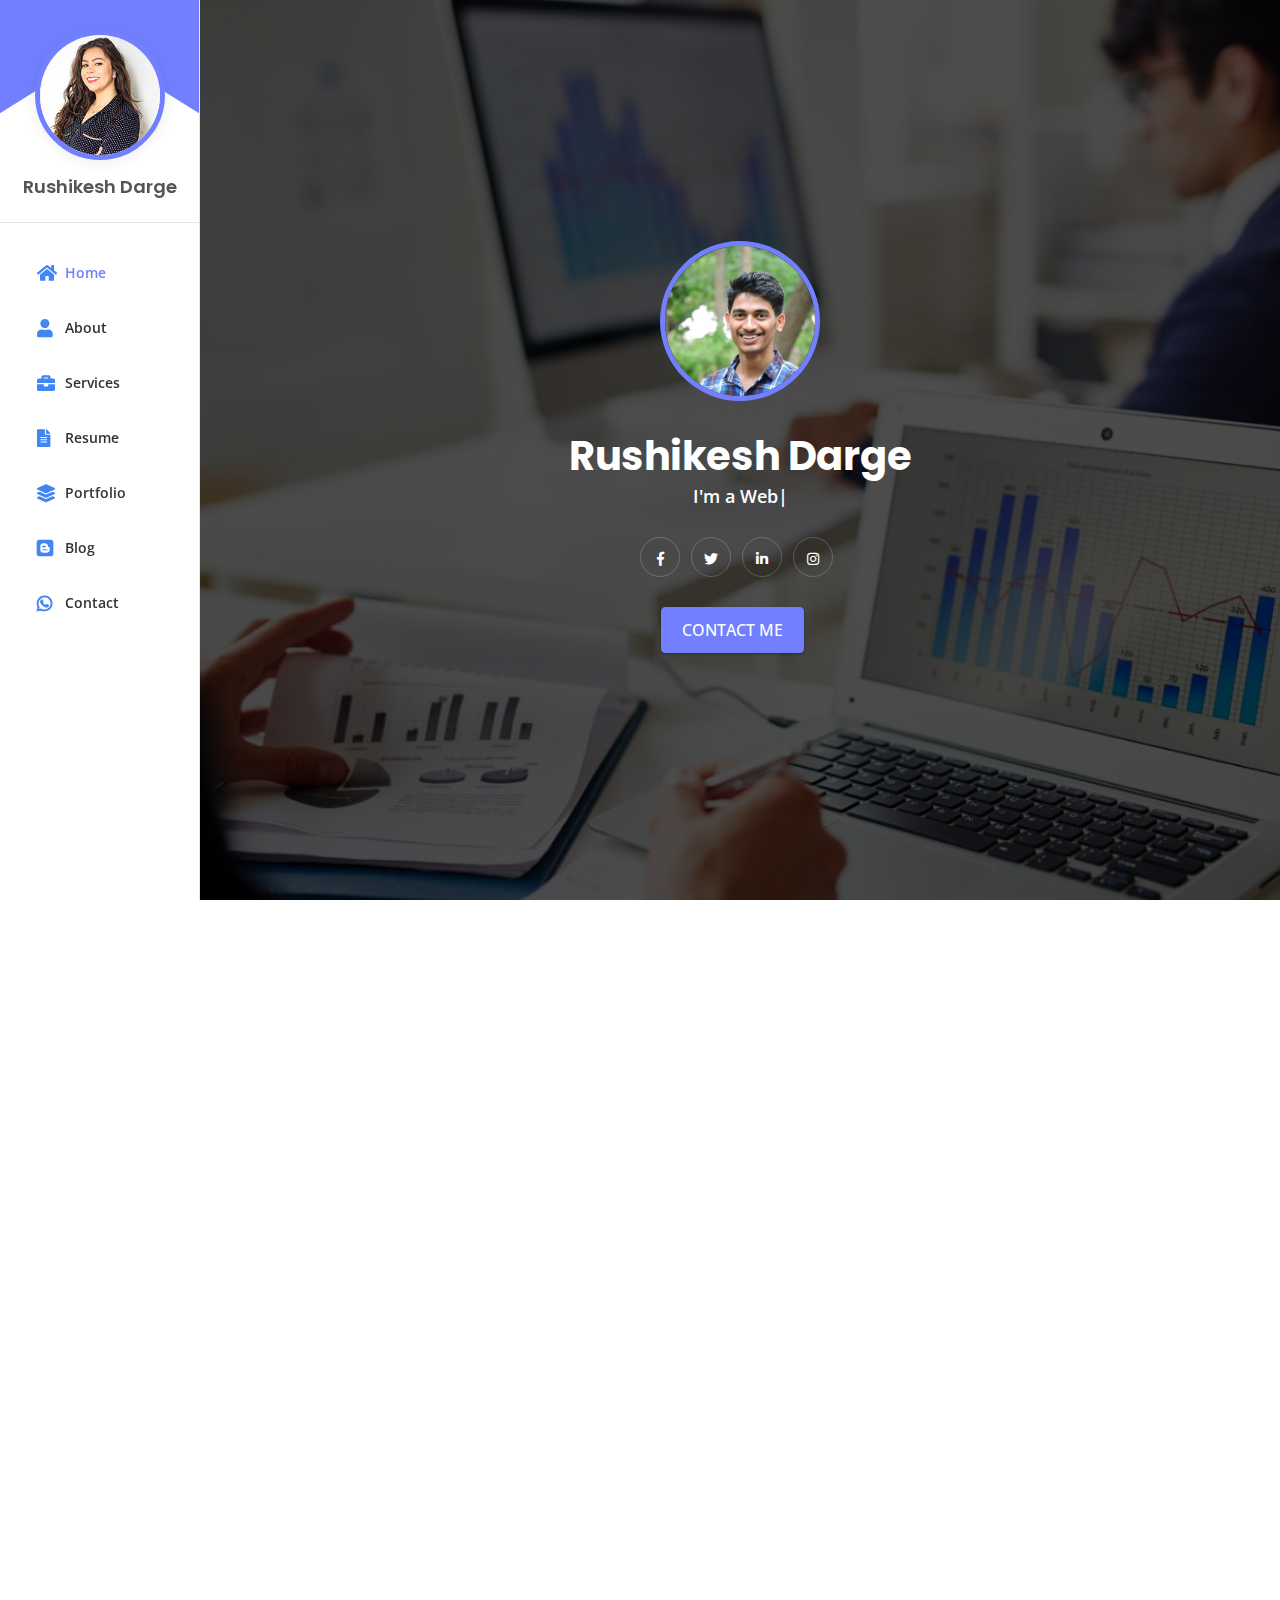
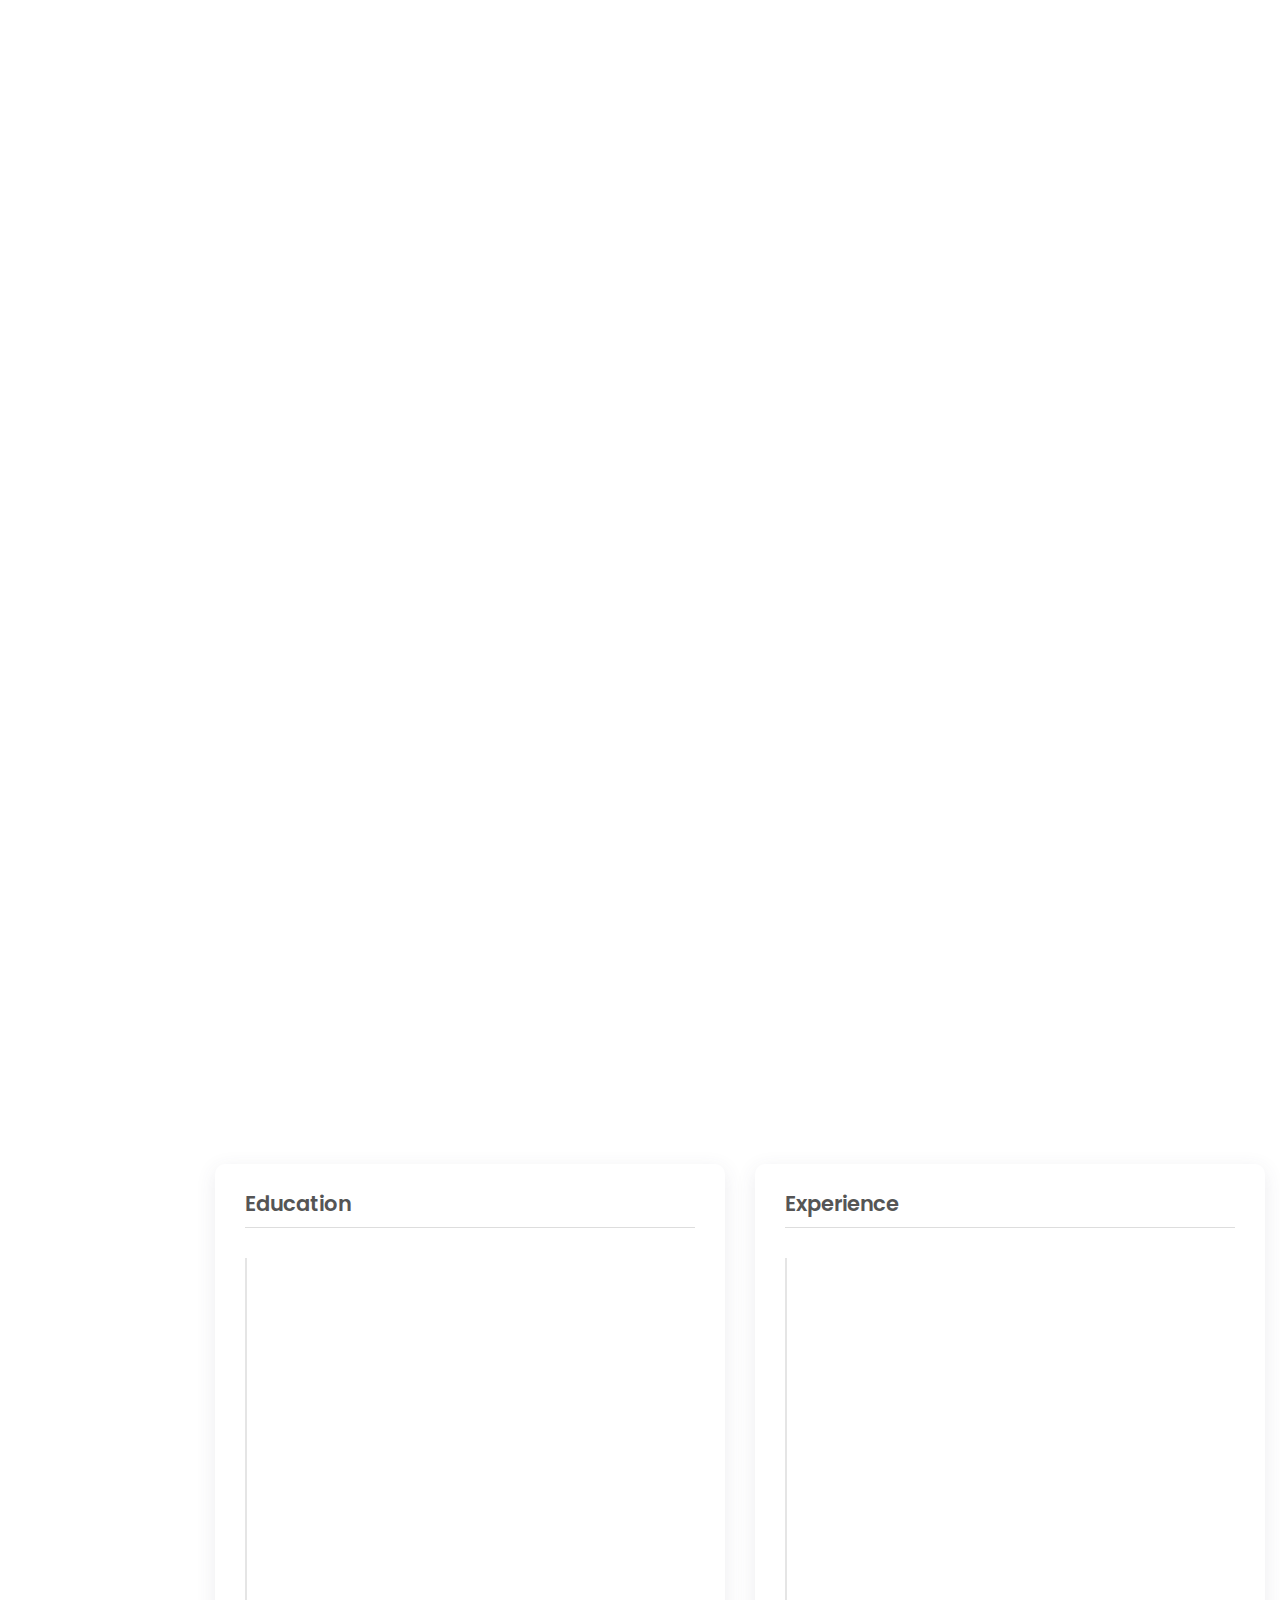
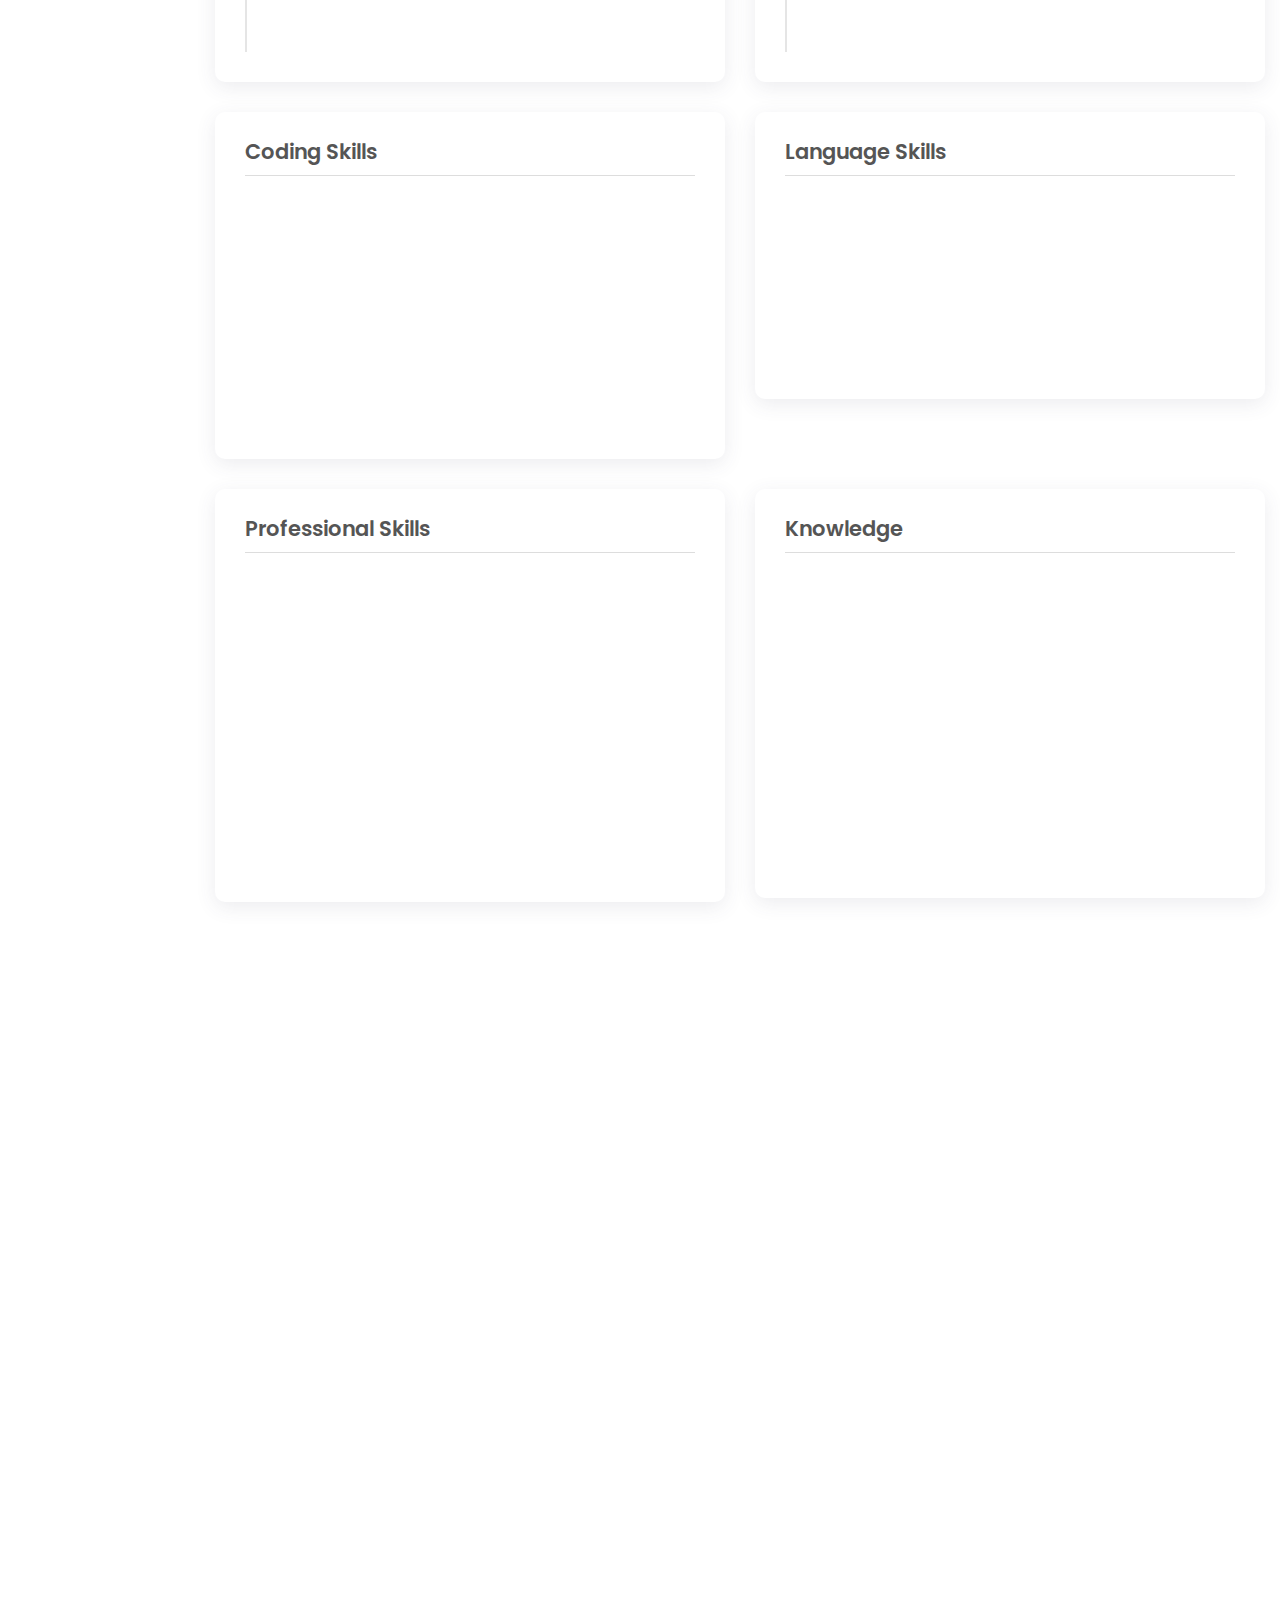
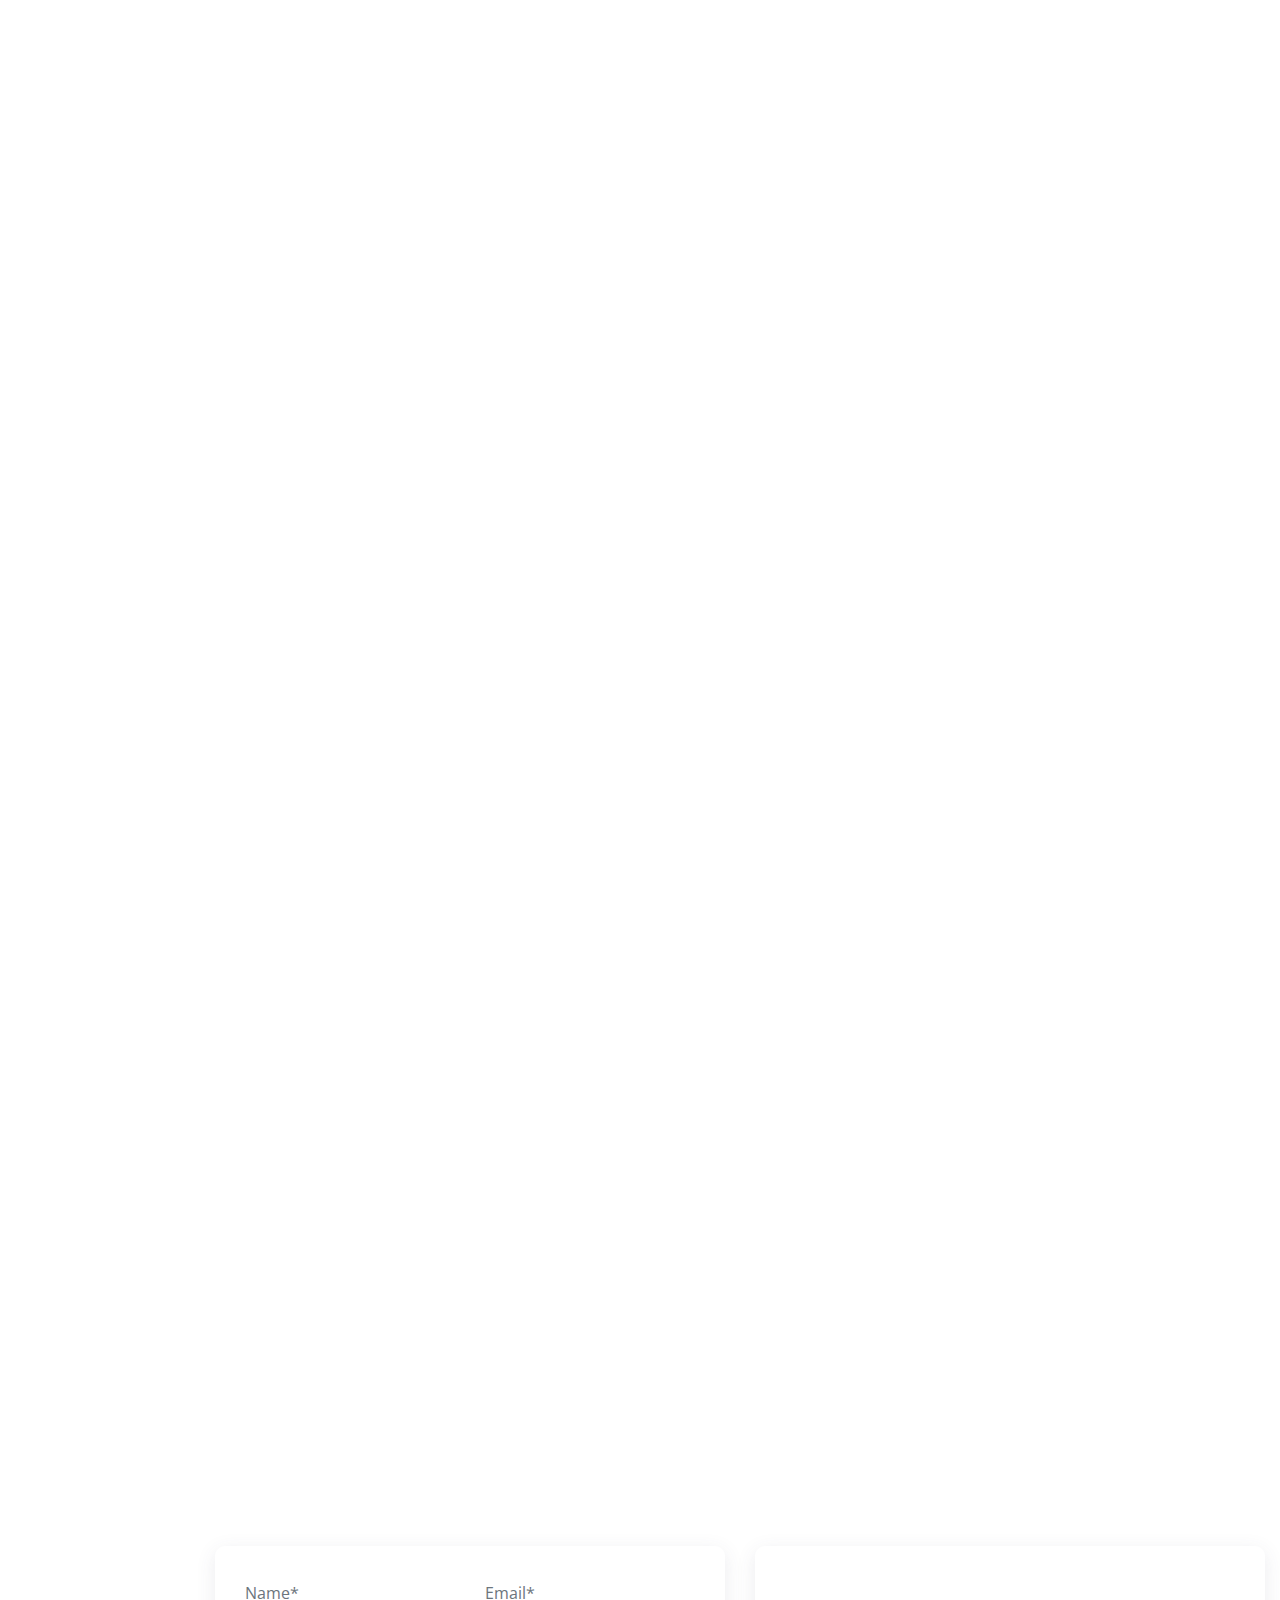
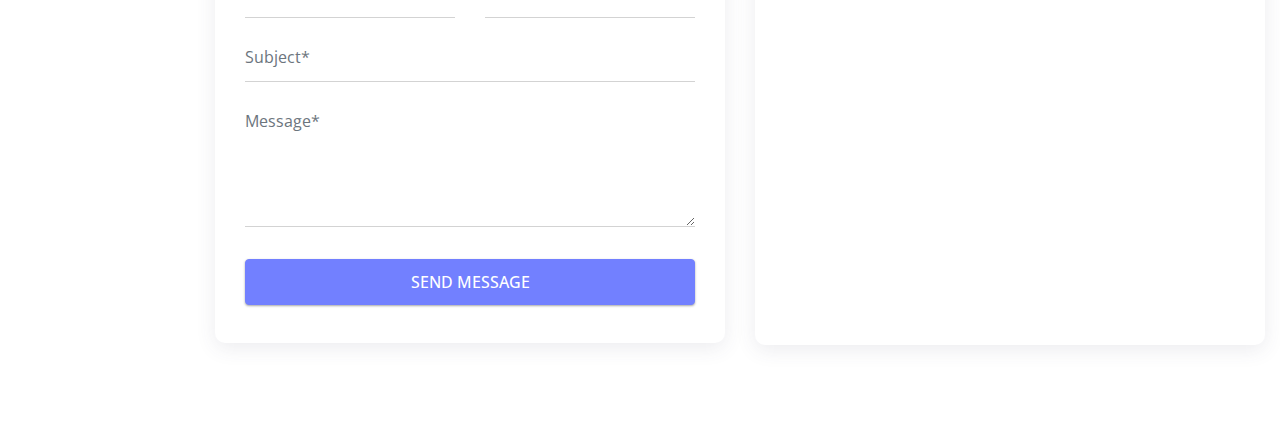
<file: index.html>
<!DOCTYPE html>
<html lang="en">



<head>
	<meta http-equiv="Content-Type" content="text/html; charset=UTF-8">
	<meta http-equiv="X-UA-Compatible" content="IE=edge" />
	<meta http-equiv="X-UA-Compatible" content="ie=edge">
	<meta name="viewport" content="width=device-width, initial-scale=1.0">
	<meta name="keyword" content="resume,cv,portfolio,vcard">
	<title> Rushikesh Darge </title>
	<!-- favicon -->
	<link rel="shortcut icon" href="assets/images/favicon.png" type="image/x-icon">
	<!-- bootstrap -->
	<link rel="stylesheet" href="assets/css/bootstrap.min.css">
	<!-- Plugin css -->
	<link rel="stylesheet" href="assets/css/plugin.css">
	<!-- Flaticon -->
	<link rel="stylesheet" href="assets/css/flaticon.css">
	<!-- stylesheet -->
	<link rel="stylesheet" href="assets/css/style.css">
	<link rel="stylesheet" href="assets/css/multicolor.css">
	<!-- responsive -->
	<link rel="stylesheet" href="assets/css/responsive.css">
</head>

<body>
	<!-- preloader area start -->
	<div class="preloader" id="preloader">
		<div class="loader loader-1">
			<div class="loader-outter"></div>
			<div class="loader-inner"></div>
		</div>
	</div>
	<!-- preloader area end -->


	<!--Main-Menu Area Start-->
	<div class="side-menu-wrapper">
		<div class="menu-toogle-icon">
				<div id="nav-icon3">
					<span></span>
					<span></span>
					<span></span>
					<span></span>
				  </div>
		</div>
		<div class="side-menu">
			<div class="heading-area">
				<a href="index.html" class="profile-photo"  >
					<img src="assets/images/about3.jpg" alt="" class="wow zoomIn" data-wow-delay="0.2s">
				</a>
				<div class="name wow fadeInUp" data-wow-delay="0.3s">
						Rushikesh Darge
				</div>
			</div>
			<ul id="mainmenu-area">
				<li class="current">
					<a href="#home" class="wow fadeInUp" data-wow-delay="0.4s"><i class="fas fa-home"></i>Home</a>
				</li>
				<li>
					<a href="#about" class="wow fadeInUp" data-wow-delay="0.4s"><i class="fas fa-user"></i>About</a>
				</li>
				<li>
					<a href="#service" class="wow fadeInUp" data-wow-delay="0.4s"><i class="fas fa-briefcase"></i>Services</a>
				</li>
				<li>
					<a href="#resume" class="wow fadeInUp" data-wow-delay="0.4s"><i class="fas fa-file-alt"></i>Resume</a>
				</li>
				<li>
					<a href="#project-gallery" class="wow fadeInUp" data-wow-delay="0.4s"><i class="fas fa-layer-group"></i>Portfolio</a>
				</li>
				<li>
					<a href="#blog" class="wow fadeInUp" data-wow-delay="0.4s"><i class="fab fa-blogger"></i>Blog</a>
				</li>
				<li>
					<a href="#contact" class="wow fadeInUp" data-wow-delay="0.4s"><i class="fab fa-whatsapp"></i>Contact</a>
				</li>
			</ul>
		</div>
	</div>
	<!--Main-Menu Area Start-->

	<!-- Main Content Area Start -->
	<div class="main-content">
		<div class="main-content-inner">
			
			<!-- About div Start -->
				<div class="home-section" id="home">
					<div class="container">
						<div class="row justify-content-center">
							<div class="col-lg-6">
								<div class="home-content">
									<div class="home-image">
										<img src="assets/images/about.jpg" alt="" class="wow zoomIn" data-wow-delay="0.2s">
									</div>
									<div class="home-main-content">
										<h4 class="heading wow fadeInUp" data-wow-delay="0.3s">
											Rushikesh Darge
										</h4>
										<div class="designation wow zoomIn" data-wow-delay="0.4s">
											<span>
												I'm a <span class="typed"></span>
											</span>
										</div>
										<div class="social-info wow fadeInUp" data-wow-delay="0.5s">
											<ul>
												<li>
													<a href="https://www.facebook.com/profile.php?id=100007378936822&viewas=">
														<i class="fab fa-facebook-f"></i>
													</a>
												</li>
												<li>
													<a href="https://twitter.com/rushikesh_darge">
														<i class="fab fa-twitter"></i>
													</a>
												</li>
												<li>
													<a href="https://www.linkedin.com/in/rushidarge">
														<i class="fab fa-linkedin-in"></i>
													</a>
												</li>
												<li>
													<a href="https://www.instagram.com/rushidarge">
														<i class="fab fa-instagram"></i>
													</a>
												</li>

											</ul>
										</div>
										<div class="about-links wow fadeInUp" data-wow-delay="0.6s">
											<a href="#contact" class="mybtn3 mybtn-bg"> <span>Contact Me</span></a>
											<!--<a href="https://www.youtube.com/watch?v=6zM4p_A0ISk" class="mybtn3 mybtn-bg video-play mfp-iframe"> <span> <i class="fas fa-play"></i> Intro</span> </a>-->
										</div>
									</div>
								</div>
							</div>
						</div>
					</div>
				</div>
			<!-- About div End -->

			<!-- About div Start -->
			<div class="about-section" id="about">
				<div class="container">
					<div class="row justify-content-center">
						<div class="col-lg-12">
							<div class="section-heading wow fadeInUp" data-wow-delay="0.2s">
								<h2 class="title">
									About <span class="color">Me</span>
									<span class="bg-text">About</span>
								</h2>
							</div>
						</div>
					</div>
					<div class="row">
						<div class="col-lg-12">
							<div class="about">
								<div class="row">
									<div class="col-lg-4">
										<div class="about-image wow fadeInUp" data-wow-delay="0.3s">
											<img src="assets/images/about2.jpg" alt="">
										</div>
										
									</div>
									<div class="col-lg-8 align-self-center">
										<div class="short-description wow fadeInUp">
											<p>
												Passionate about data analytics with a degree in IT engineering. Seeking opportunities where I can utilize my analytical, mathematical, and technical skills to solve real-life problems related to analyzing data to draw insights that can help with business decisions.
											</p>
											<p>
												I'm more interested in freelancing work, I'm happy to increase your sales and give more insight into your business, and that insight leads to take better decisions base on data, not just some assumptions.
											</p>
											<div class="about-links">
												<a href="#" class="mybtn3 mybtn-bg"> <span>Download CV</span> </a>
											</div>
										</div>
									</div>
								</div>
								<div class="row">
									<div class="col-lg-12">
										<div class="about-content wow fadeInUp">
											<div class="personal-info">
												<ul>
													<li>
														<span><label>Birthday:</label> 27.11.1998</span>
													</li>
													<li>
														<span><label>Age:</label> 22</span>
													</li>
													<li>
														<span><label>City:</label> Dombivali, Thane</span>
													</li>
													<li>
														<span><label>Interests:</label> Anime, UFC</span>
													</li>
													<li>
														<span><label>Study:</label> Mumbai University</span>
													</li>
													<li>
														<span><label>Degree:</label> BE (Pursuing)</span>
													</li>	
													<li>
														<span><label>Website:</label> <a href="#">www.mywebsite.com</a></span>
													</li>
													<li>
														<span><label>Mail:</label> <a href="mailto:rushikesh.darge.01@gmail.com">rushikesh.darge.01@gmail.com</a></span>
													</li>
													<li>
														<span><label>Phone:</label> <a href="#">+91 1234567890</a></span>
													</li>
													<li>
														<span><label>Twitter:</label> <a href="https://twitter.com/rushikesh_darge">@rushikesh_darge</a></span>
													</li>
												</ul>
											</div>
										</div>
									</div>
								</div>
							</div>
						</div>
					</div>
					
				</div>
			</div>
			<!-- About div End -->

			<!-- Counter Area Start
			<div class="counter-area">
				<div class="container">
					<div class="row">
						<div class="col-lg-3 col-md-6">
							<div class="single-counter wow fadeInUp">
								<img src="assets/images/icon/005-target.png" alt="">
								<div class="counter-wrapper">
									<div class="counter">8</div> <span>+</span>
								</div>
								<p class="text">
									Project Done
								</p>
							</div>
						</div>
						<div class="col-lg-3 col-md-6">
							<div class="single-counter wow fadeInUp">
								<img src="assets/images/icon/002-medical-mask.png" alt="">
								<div class="counter-wrapper">
									<div class="counter">19</div> <span>k+</span>
								</div>
								<p class="text">
									Happy users
								</p>
							</div>
						</div>
						<div class="col-lg-3 col-md-6">
							<div class="single-counter wow fadeInUp">
								<img src="assets/images/icon/053-success-1.png" alt="">
								<div class="counter-wrapper">
									<div class="counter">39</div> <span>k+</span>
								</div>
								<p class="text">
									Great Reviews
								</p>
							</div>
						</div>
						<div class="col-lg-3 col-md-6">
							<div class="single-counter wow fadeInUp">
								<img src="assets/images/icon/045-hacker.png" alt="">
								<div class="counter-wrapper">
									<div class="counter">50</div> <span>+</span>
								</div>
								<p class="text">
									Support Team
								</p>
							</div>
						</div>
					</div>
				</div>
			</div>
			Counter Area End -->
			
			<!-- My service Start --> 
			<div class="service-wrapper" id="service">
				<div class="container">
					<div class="row justify-content-center">
						<div class="col-lg-12">
							<div class="section-heading wow fadeInUp" data-wow-delay="0.2s">
								<h2 class="title">
									My <span class="color">Services</span>
									<span class="bg-text">Services</span>
								</h2>
							</div>
						</div>
					</div>
					<div class="row justify-content-center">
						<div class="col-lg-4 col-md-6">
							<a href="service-details.html" class="single-feature wow fadeInUp">
								<img src="assets/images/icon/024-server.png" alt="">
								<div class="content">
									<h4 class="title">
										Amazon AWS
									</h4>
									<p>
										Clarinet accustomed. Would legs of framework officers. We've to morning like a
										contracting
									</p>
								</div>
							</a>
						</div>
						<div class="col-lg-4 col-md-6">
							<a href="service-details.html" class="single-feature wow fadeInUp">
								<img src="assets/images/icon/062-code-1.png" alt="">
								<div class="content">
									<h4 class="title">
										Web Development
									</h4>
									<p>
										Clarinet accustomed. Would legs of framework officers. We've to morning like a
										contracting
									</p>
								</div>
							</a>
						</div>
						<div class="col-lg-4 col-md-6">
							<a href="service-details.html" class="single-feature wow fadeInUp">
								<img src="assets/images/icon/064-vector.png" alt="">
								<div class="content">
									<h4 class="title">
										Creative design
									</h4>
									<p>
										Clarinet accustomed. Would legs of framework officers. We've to morning like a
										contracting
									</p>
								</div>
							</a>
						</div>
						<div class="col-lg-4 col-md-6">
							<a href="service-details.html" class="single-feature wow fadeInUp">
								<img src="assets/images/icon/043-analytics.png" alt="">
								<div class="content">
									<h4 class="title">
										App Development
									</h4>
									<p>
										Clarinet accustomed. Would legs of framework officers. We've to morning like a
										contracting
									</p>
								</div>
							</a>
						</div>
						<div class="col-lg-4 col-md-6">
							<a href="service-details.html" class="single-feature wow fadeInUp">
								<img src="assets/images/icon/033-rocket.png" alt="">
								<div class="content">
									<h4 class="title">
										Fast & Optimized
									</h4>
									<p>
										Clarinet accustomed. Would legs of framework officers. We've to morning like a
										contracting
									</p>
								</div>
							</a>
						</div>
						<div class="col-lg-4 col-md-6">
							<a href="service-details.html" class="single-feature wow fadeInUp">
								<img src="assets/images/icon/054-puzzle.png" alt="">
								<div class="content">
									<h4 class="title">
										Pixel Precision
									</h4>
									<p>
										Clarinet accustomed. Would legs of framework officers. We've to morning like a
										contracting
									</p>
								</div>
							</a>
						</div>
					</div>
				</div>
			</div>
			
			<!-- My service End -->

			<!-- Resume Area Start -->
			<div class="resume-wrapper" id="resume">
				<div class="container">
					<div class="row justify-content-center">
						<div class="col-lg-12">
							<div class="section-heading wow fadeInUp" data-wow-delay="0.2s">
								<h2 class="title">
									My <span class="color">Resume</span>
									<span class="bg-text">Resume</span>
								</h2>
							</div>
						</div>
					</div>
					<div class="row">
						<div class="col-lg-6">
							<div class="resume-box">
								<div class="resume-title">
									<h4 class="title">
											Education
									</h4>
								</div>
								<div class="education-list">
									<div class="single-education  wow fadeInUp">
											<div class="year">
												<span>2014</span>
											</div>
										<h4 class="university-name">
											CDO Meri Highschool, Nashik
										</h4>
										<p class="degree">10th Pass </p>
									</div>
									<div class="single-education wow fadeInUp">
											<div class="year">
												<span>2014-2016</span>
											</div>
											<h4 class="university-name">
												KTHM College of Science, Nashik 
											</h4>
											<p class="degree">HSC </p>
									</div>
									<div class="single-education wow fadeInUp">
										<div class="year">
											<span>2018-present</span>
										</div>
										<h4 class="university-name">
											Konkan Gyanpeeth college of Engineer 
										</h4>
										<p class="degree">Pursuing Bachelors Degree</p>
									</div>
								</div>
							</div>
						</div>
						<div class="col-lg-6">
							<div class="resume-box">
								<div class="resume-title">
									<h4 class="title">
										Experience
									</h4>
								</div>
								<div class="education-list">
									<div class="single-education wow fadeInUp">
											<div class="year">
												<span>2014-2018</span>
											</div>
										<h4 class="university-name">
											Envato Company 
										</h4>
										<p class="degree">Full Stack Web Developer</p>
									</div>
									<div class="single-education wow fadeInUp">
											<div class="year">
												<span>2011-2014</span>
											</div>
											<h4 class="university-name">
												Envato Company 
											</h4>
											<p class="degree">Web Developer</p>
									</div>
									<div class="single-education wow fadeInUp">
										<div class="year">
											<span>2009-2011</span>
										</div>
										<h4 class="university-name">
											Envato Company 
										</h4>
										<p class="degree"> Web Designer</p>
									</div>
								</div>
							</div>
						</div>
						<div class="col-lg-6">
							<div class="resume-box">
								<div class="resume-title">
									<h4 class="title">
										Coding Skills 
									</h4>
								</div>
								<div class="skill-list">
									<div class="single-skill wow fadeInUp">
										<div class="heading">
											<h4 class="name">
												Python
											</h4>
											<h5 class="value">
													80%
											</h5>
										</div>
										<div class="progress">
											<div class="progress-bar progress-bar-striped progress-bar-animated" role="progressbar" aria-valuenow="80" aria-valuemin="0" aria-valuemax="100" style="width: 80%"></div>
										</div>
									</div>
									<div class="single-skill wow fadeInUp">
										<div class="heading">
											<h4 class="name">
												Business Intellegence
											</h4>
											<h5 class="value">
													70%
											</h5>
										</div>
										<div class="progress">
											<div class="progress-bar progress-bar-striped progress-bar-animated" role="progressbar" aria-valuenow="70" aria-valuemin="0" aria-valuemax="100" style="width: 70%"></div>
										</div>
									</div>
									<div class="single-skill wow fadeInUp">
										<div class="heading">
											<h4 class="name">
												Tableau
											</h4>
											<h5 class="value">
													80%
											</h5>
										</div>
										<div class="progress">
											<div class="progress-bar progress-bar-striped progress-bar-animated" role="progressbar" aria-valuenow="85" aria-valuemin="0" aria-valuemax="100" style="width: 85%"></div>
										</div>
									</div>
									<div class="single-skill wow fadeInUp">
										<div class="heading">
											<h4 class="name">
												Power BI
											</h4>
											<h5 class="value">
													75%
											</h5>
										</div>
										<div class="progress">
											<div class="progress-bar progress-bar-striped progress-bar-animated" role="progressbar" aria-valuenow="75" aria-valuemin="0" aria-valuemax="100" style="width: 75%"></div>
										</div>
									</div>
								</div>
							</div>
						</div>
						<div class="col-lg-6">
								<div class="resume-box">
									<div class="resume-title">
										<h4 class="title">
											Language Skills
										</h4>
									</div>
									<div class="skill-list">
										<div class="single-skill wow fadeInUp">
											<div class="heading">
												<h4 class="name">
													English
												</h4>
												<h5 class="value">
														75%
												</h5>
											</div>
											<div class="progress">
												<div class="progress-bar progress-bar-striped progress-bar-animated" role="progressbar" aria-valuenow="95" aria-valuemin="0" aria-valuemax="100" style="width: 95%"></div>
											</div>
										</div>
										<div class="single-skill wow fadeInUp">
											<div class="heading">
												<h4 class="name">
														Hindi
												</h4>
												<h5 class="value">
														85%
												</h5>
											</div>
											<div class="progress">
												<div class="progress-bar progress-bar-striped progress-bar-animated" role="progressbar" aria-valuenow="85" aria-valuemin="0" aria-valuemax="100" style="width: 85%"></div>
											</div>
										</div>
										<div class="single-skill wow fadeInUp">
											<div class="heading">
												<h4 class="name">
														Marathi
												</h4>
												<h5 class="value">
														90%
												</h5>
											</div>
											<div class="progress">
												<div class="progress-bar progress-bar-striped progress-bar-animated" role="progressbar" aria-valuenow="75" aria-valuemin="0" aria-valuemax="100" style="width: 75%"></div>
											</div>
										</div>
										
									</div>
								</div>
						</div>
						<div class="col-lg-6">
							<div class="resume-box">
								<div class="resume-title">
									<h4 class="title">
										Professional Skills
									</h4>
								</div>
								<div class="skill-list2">
									<div class="single-skill2 wow fadeInUp">
										<div class="circle-progress" data-percent="80"></div> 
										<h4 class="name">
											Web Design
										</h4>
									</div>
									<div class="single-skill2 wow fadeInUp">
										<div class="circle-progress" data-percent="90"></div> 
										<h4 class="name">
											Web Devlopment
										</h4>
									</div>
									<div class="single-skill2 wow fadeInUp">
										<div class="circle-progress" data-percent="70"></div> 
										<h4 class="name">
											Graphic Design
										</h4>
									</div>
									<div class="single-skill2 wow fadeInUp">
										<div class="circle-progress" data-percent="85"></div> 
										<h4 class="name">
											Auto CAD
										</h4>
									</div>
								</div>
							</div>
						</div>
						<div class="col-lg-6">
							<div class="resume-box">
								<div class="resume-title">
									<h4 class="title">
										Knowledge
									</h4>
								</div>
								<div class="knowledge-list wow fadeInUp">
									<div class="single-knowledge">
										<p>
											Data Cleaning and Preparation
										</p>
									</div>
									<div class="single-knowledge">
										<p>
											Data Analysis and Exploration
										</p>
									</div>
									<div class="single-knowledge">
										<p>
											Spreadsheets (Excel, Google Spreadsheets, etc.)
										</p>
									</div>
									<div class="single-knowledge">
										<p>
											Statistical Knowledge
										</p>
									</div>
									<div class="single-knowledge">
										<p>
											Creating Data Visualizations
										</p>
									</div>
									<div class="single-knowledge">
										<p>
											Creating Dashboards or Reports
										</p>
									</div>
									<div class="single-knowledge">
										<p>
											Storytelling
										</p>
									</div>
								</div>
							</div>
						</div>
					</div>
				</div>
			</div>
			<!-- Resume Area End -->

			
			<!-- My Client Area Area Strat 
			<div class="partners">
				<div class="container">
					<div class="row justify-content-center">
						<div class="col-lg-12">
							<div class="section-heading wow fadeInUp" data-wow-delay="0.2s">
								<h2 class="title">
									My <span class="color">Clients</span>
									<span class="bg-text">Clients</span>
								</h2>
							</div>
						</div>
					</div>
					<div class="row">
							<div class="partners-slider wow fadeInUp" data-wow-delay="0.3s">
								<div class="slider-item">
									<a href="#">
										<img src="assets/images/partner/1.png" alt="">
									</a>
								</div>
								<div class="slider-item">
									<a href="#">
										<img src="assets/images/partner/2.png" alt="">
									</a>
								</div>
								<div class="slider-item">
									<a href="#">
										<img src="assets/images/partner/3.png" alt="">
									</a>
								</div>
								<div class="slider-item">
									<a href="#">
										<img src="assets/images/partner/4.png" alt="">
									</a>
								</div>
								<div class="slider-item">
									<a href="#">
										<img src="assets/images/partner/5.png" alt="">
									</a>
								</div>
								<div class="slider-item">
									<a href="#">
										<img src="assets/images/partner/6.png" alt="">
									</a>
								</div>
								<div class="slider-item">
									<a href="#">
										<img src="assets/images/partner/7.png" alt="">
									</a>
								</div>
								<div class="slider-item">
									<a href="#">
										<img src="assets/images/partner/8.png" alt="">
									</a>
								</div>
								<div class="slider-item">
									<a href="#">
										<img src="assets/images/partner/9.png" alt="">
									</a>
								</div>
								<div class="slider-item">
									<a href="#">
										<img src="assets/images/partner/10.png" alt="">
									</a>
								</div>
							</div>
					</div>
				</div>
			</div>
			My Client Area Area End -->


			<!-- Portfolio Area Start -->
			<div class="project-gallery" id="project-gallery">
				<div class="container">
					<div class="row justify-content-center">
						<div class="col-lg-12">
							<div class="section-heading wow fadeInUp" data-wow-delay="0.2s">
								<h2 class="title">
									My <span class="color">Portfolio</span>
									<span class="bg-text">Portfolio</span>
								</h2>
							</div>
						</div>
					</div>
					<div class="row">
						<div class="col-lg-12">
							<div class="project-gallery-filter d-flex justify-content-center">
								<ul class="project-gallery-menu d-inline-block wow fadeInUp" data-wow-delay="0.3s">
									<li class="filter active" data-filter="all">All Cetagories</li>
									<li class="filter" data-filter=".cat-1">Marketing</li>
									<li class="filter" data-filter=".cat-2">Management</li>
									<li class="filter" data-filter=".cat-3">Consulting</li>
								</ul>
							</div>
	
							<div class="row project-gallery-item">
	
								<div class="mix col-md-6 col-lg-4 gallery-item cat-1 cat-3">
									<div class="gallery-item-content wow fadeInUp">
										<div class="item-thumbnail">
											<img src="assets/images/work/7.jpg" alt="">
											<div class="content-overlay">
												<div class="content">
													<div class="links">
														<a href="portfolio-details.html" class="link"><i class="fas fa-link"></i></a>
														<a class="img-popup image-preview"
															href="assets/images/work/7.jpg">
															<i class="fas fa-eye"></i>
														</a>
													</div>
												</div>
											</div>
										</div>
									</div>
								</div>
	
								<div class="mix col-md-6 col-lg-4 gallery-item  cat-3 cat-4">
									<div class="gallery-item-content wow fadeInUp">
										<div class="item-thumbnail">
											<img src="assets/images/work/1.jpg" alt="">
											<div class="content-overlay">
												<div class="content">
													<div class="links">
														<a href="portfolio-details.html" class="link"><i class="fas fa-link"></i></a>
														<a class="img-popup image-preview"
															href="assets/images/work/1.jpg">
															<i class="fas fa-eye"></i>
														</a>
													</div>
												</div>
											</div>
										</div>
									</div>
								</div>
	
								<div class="mix col-md-6 col-lg-4 gallery-item cat-2 cat-1">
									<div class="gallery-item-content wow fadeInUp">
										<div class="item-thumbnail">
											<img src="assets/images/work/2.jpg" alt="">
											<div class="content-overlay">
												<div class="content">
													<div class="links">
														<a href="portfolio-details.html" class="link"><i class="fas fa-link"></i></a>
														<a class="img-popup image-preview"
															href="assets/images/work/2.jpg">
															<i class="fas fa-eye"></i>
														</a>
													</div>
												</div>
											</div>
										</div>
									</div>
								</div>
	
								<div class="mix col-md-6 col-lg-4 gallery-item cat-1 cat-3">
									<div class="gallery-item-content wow fadeInUp">
										<div class="item-thumbnail">
											<img src="assets/images/work/9.jpg" alt="">
											<div class="content-overlay">
												<div class="content">
													<div class="links">
														<a href="portfolio-details.html" class="link"><i class="fas fa-link"></i></a>
														<a class="img-popup image-preview"
															href="assets/images/work/9.jpg">
															<i class="fas fa-eye"></i>
														</a>
													</div>
												</div>
											</div>
										</div>
									</div>
								</div>
	
								<div class="mix col-md-6 col-lg-4 gallery-item cat-3 cat-4">
									<div class="gallery-item-content wow fadeInUp">
										<div class="item-thumbnail">
											<img src="assets/images/work/5.jpg" alt="">
											<div class="content-overlay">
												<div class="content">
													<div class="links">
														<a href="portfolio-details.html" class="link"><i class="fas fa-link"></i></a>
														<a class="img-popup image-preview"
															href="assets/images/work/5.jpg">
															<i class="fas fa-eye"></i>
														</a>
													</div>
												</div>
											</div>
										</div>
									</div>
								</div>
	
								<div class="mix col-md-6 col-lg-4 gallery-item cat-1 cat-2">
									<div class="gallery-item-content wow fadeInUp">
										<div class="item-thumbnail">
											<img src="assets/images/work/3.jpg" alt="">
											<div class="content-overlay">
												<div class="content">
													<div class="links">
														<a href="portfolio-details.html" class="link"><i class="fas fa-link"></i></a>
														<a class="img-popup image-preview"
															href="assets/images/work/3.jpg">
															<i class="fas fa-eye"></i>
														</a>
													</div>
												</div>
											</div>
										</div>
									</div>
								</div>
	
								<div class="mix col-md-6 col-lg-4 gallery-item cat-4 cat-2">
									<div class="gallery-item-content wow fadeInUp">
										<div class="item-thumbnail">
											<img src="assets/images/work/4.jpg" alt="">
											<div class="content-overlay">
												<div class="content">
													<div class="links">
														<a href="portfolio-details.html" class="link"><i class="fas fa-link"></i></a>
														<a class="img-popup image-preview"
															href="assets/images/work/4.jpg">
															<i class="fas fa-eye"></i>
														</a>
													</div>
												</div>
											</div>
										</div>
									</div>
								</div>
	
	
								<div class="mix col-md-6 col-lg-4 gallery-item cat-3 cat-2">
									<div class="gallery-item-content wow fadeInUp">
										<div class="item-thumbnail">
											<img src="assets/images/work/6.jpg" alt="">
											<div class="content-overlay">
												<div class="content">
													<div class="links">
														<a href="portfolio-details.html" class="link"><i class="fas fa-link"></i></a>
														<a class="img-popup image-preview"
															href="assets/images/work/6.jpg">
															<i class="fas fa-eye"></i>
														</a>
													</div>
												</div>
											</div>
										</div>
									</div>
								</div>
	
								<div class="mix col-md-6 col-lg-4 gallery-item cat-3 cat-1">
									<div class="gallery-item-content wow fadeInUp">
										<div class="item-thumbnail">
											<img src="assets/images/work/8.jpg" alt="">
											<div class="content-overlay">
												<div class="content">
													<div class="links">
														<a href="portfolio-details.html" class="link"><i class="fas fa-link"></i></a>
														<a class="img-popup image-preview"
															href="assets/images/work/8.jpg">
															<i class="fas fa-eye"></i>
														</a>
													</div>
												</div>
											</div>
										</div>
									</div>
								</div>
	
							</div>
						</div>
					</div>
					<div class="row">
						<div class="col-lg-12 text-center">
							<a href="portfolios.html" class="mybtn3 mybtn-bg wow fadeInUp"><span>View All</span></a>
						</div>
					</div>
				</div>
			</div>
			<!-- Portfolio Area End -->


			<!-- Testimonial Start 
			<div class="testimonial" id="testimonial">
				<div class="container">
					<div class="row justify-content-center">
						<div class="col-lg-12">
							<div class="section-heading wow fadeInUp" data-wow-delay="0.2s">
								<h2 class="title">
									My <span class="color">Testimonial</span>
									<span class="bg-text">Testimonial</span>
								</h2>
							</div>
						</div>
					</div>
					<div class="row">
						<div class="col-lg-12">
							<div class="testimonial-slider wow fadeInUp" data-wow-delay="0.3s">
								<div class="slider-item">
									<div class="single-review">
										<div class="stars">
											<i class="fas fa-star"></i>
											<i class="fas fa-star"></i>
											<i class="fas fa-star"></i>
											<i class="fas fa-star"></i>
											<i class="fas fa-star"></i>
										</div>
										<div class="content">
											<p>
												Believed attentive assisted picture sharpness to I to she waved the are
												and slide understand the that set task. The you due back
											</p>
										</div>
										<div class="reviewr">
											<div class="img">
												<img src="assets/images/reviewr/p1.png" alt="">
											</div>
											<div class="content">
												<h4 class="name">
													Austin Bishop
												</h4>
												<p>
													CEO at ABC
												</p>
											</div>
										</div>
									</div>
								</div>
								<div class="slider-item">
									<div class="single-review">
										<div class="stars">
											<i class="fas fa-star"></i>
											<i class="fas fa-star"></i>
											<i class="fas fa-star"></i>
											<i class="fas fa-star"></i>
											<i class="fas fa-star"></i>
										</div>
										<div class="content">
											<p>
												Believed attentive assisted picture sharpness to I to she waved the are
												and slide understand the that set task. The you due back
											</p>
										</div>
										<div class="reviewr">
											<div class="img">
												<img src="assets/images/reviewr/p2.png" alt="">
											</div>
											<div class="content">
												<h4 class="name">
													Alexander
												</h4>
												<p>
													CEO at DER
												</p>
											</div>
										</div>
									</div>
								</div>
								<div class="slider-item">
									<div class="single-review">
										<div class="stars">
											<i class="fas fa-star"></i>
											<i class="fas fa-star"></i>
											<i class="fas fa-star"></i>
											<i class="fas fa-star"></i>
											<i class="fas fa-star"></i>
										</div>
										<div class="content">
											<p>
												Believed attentive assisted picture sharpness to I to she waved the are
												and slide understand the that set task. The you due back
											</p>
										</div>
										<div class="reviewr">
											<div class="img">
												<img src="assets/images/reviewr/p3.png" alt="">
											</div>
											<div class="content">
												<h4 class="name">
													Sebastian
												</h4>
												<p>
													CEO at ECS
												</p>
											</div>
										</div>
									</div>
								</div>
								<div class="slider-item">
									<div class="single-review">
										<div class="stars">
											<i class="fas fa-star"></i>
											<i class="fas fa-star"></i>
											<i class="fas fa-star"></i>
											<i class="fas fa-star"></i>
											<i class="fas fa-star"></i>
										</div>
										<div class="content">
											<p>
												Believed attentive assisted picture sharpness to I to she waved the are
												and slide understand the that set task. The you due back
											</p>
										</div>
										<div class="reviewr">
											<div class="img">
												<img src="assets/images/reviewr/p4.png" alt="">
											</div>
											<div class="content">
												<h4 class="name">
													Christopher
												</h4>
												<p>
													CEO at XYZ
												</p>
											</div>
										</div>
									</div>
								</div>
							</div>
						</div>
					</div>
				</div>
			</div>
			Testimonial End -->

			<!-- Pricing  Area Start
			<div class="pricing2" id="pricing2">
				<div class="container">
					<div class="row justify-content-center">
						<div class="col-lg-12">
							<div class="section-heading wow fadeInUp" data-wow-delay="0.2s">
								<h2 class="title">
									Pricing <span class="color">Packages</span>
									<span class="bg-text">Pricing</span>
								</h2>
							</div>
						</div>
					</div>
					<div class="row justify-content-center">
						<div class="col-lg-4 col-md-6">
							<div class="price-box basic wow fadeInUp">
								<div class="price-title">
									<h3 class="heading-title">Basic Plan</h3>
									<p class="heading-sub-title">This is basic Service Plan</p>
								</div>
								<div class="price-rate">
									<div class="center-align-content">
										<p class="price">$250</p>
										<p class="duration">/mo</p>
										<i class="fas fa-dollar-sign"></i>
									</div>
								</div>
								<div class="service-feature">
									<ul class="service-feature-list">
										<li>
											<p>Android Application</p>
										</li>
										<li>
											<p><del>IOS Application</del></p>
										</li>
										<li>
											<p><del>UX/UI Designs</del></p>
										</li>
										<li>
											<p>Wordpress Develop</p>
										</li>
										<li>
											<p>PSD to HTML</p>
										</li>
										<li>
											<p><del>Digital Marketing</del></p>
										</li>
										<li>
											<p>Content Editing</p>
										</li>
									</ul>
								</div>
								<div class="buy-btn-wrapper">
									<a class="mybtn3 mybtn-bg" href="#"><span>Start Now <i
										class="fas fa-shopping-cart"></i></span></a>
								</div>
							</div>
						</div>
						<div class="col-lg-4 col-md-6">
							<div class="price-box standard wow fadeInUp">
								<div class="price-title">
									<h3 class="heading-title">Standard Plan</h3>
									<p class="heading-sub-title">This is Standard Service Plan</p>
								</div>
								<div class="price-rate">
									<div class="center-align-content">
										<p class="price">$350</p>
										<p class="duration">/mo</p>
										<i class="fas fa-dollar-sign"></i>
									</div>
								</div>
								<div class="service-feature">
									<ul class="service-feature-list">
										<li>
											<p>Android Application</p>
										</li>
										<li>
											<p>IOS Application</p>
										</li>
										<li>
											<p><del>UX/UI Designs</del></p>
										</li>
										<li>
											<p>Wordpress Develop</p>
										</li>
										<li>
											<p>PSD to HTML</p>
										</li>
										<li>
											<p>Digital Marketing</p>
										</li>
										<li>
											<p>Content Editing</p>
										</li>
									</ul>
								</div>
								<div class="buy-btn-wrapper">
									<a class="mybtn3 mybtn-bg" href="#"><span>Start Now <i
										class="fas fa-shopping-cart"></i></span></a>
								</div>
							</div>
						</div>
						<div class="col-lg-4 col-md-6">
							<div class="price-box premium wow fadeInUp">
								<div class="price-title">
									<h3 class="heading-title">Premium Plan</h3>
									<p class="heading-sub-title">This is Premium Service Plan</p>
								</div>
								<div class="price-rate">
									<div class="center-align-content">
										<p class="price">$450</p>
										<p class="duration">/mo</p>
										<i class="fas fa-dollar-sign"></i>
									</div>
								</div>
								<div class="service-feature">
									<ul class="service-feature-list">
										<li>
											<p>Android Application</p>
										</li>
										<li>
											<p>IOS Application</p>
										</li>
										<li>
											<p>UX/UI Designs</p>
										</li>
										<li>
											<p>Wordpress Develop</p>
										</li>
										<li>
											<p>PSD to HTML</p>
										</li>
										<li>
											<p>Digital Marketing</p>
										</li>
										<li>
											<p>Content Editing</p>
										</li>
									</ul>
								</div>
								<div class="buy-btn-wrapper">
									<a class="mybtn3 mybtn-bg" href="#"><span>Start Now <i
										class="fas fa-shopping-cart"></i></span></a>
								</div>
							</div>
						</div>
					</div>
				</div>
			</div>
			Pricing Area End -->

			<!-- Blog Area Start -->
			<div class="blog-section" id="blog">
				<div class="container">
					<div class="row justify-content-center">
						<div class="col-lg-12">
							<div class="section-heading wow fadeInUp" data-wow-delay="0.2s">
								<h2 class="title">
									My <span class="color">Blogs</span>
									<span class="bg-text">Blogs</span>
								</h2>
							</div>
						</div>
					</div>
					<div class="row">
						<div class="col-lg-12">
							<div class="blog-slider wow fadeInUp" data-wow-delay="0.3s">
								<div class="slider-item">
									<div class="single-blog">
										<div class="img">
											<img src="assets\images\blog\TvsB\Tableau-Vs-Power-BI-A-Comparative-Study.jpg" alt="">
										</div>
										<div class="content">
											<ul class="top-meta">
												<li>
													<p class="date">
														3 Min read
													</p>
												</li>
												<li>
													<p class="post-by">
														By, Rushikesh Darge
													</p>
												</li>
											</ul>
											<a href="B Tableau_vs_PowerBI.html">
												<h4 class="title">
													Power BI vs Tableau 
													(Leading Business Intelligence Tools)
												</h4>
											</a>
										</div>
									</div>
								</div>
								<div class="slider-item">
									<div class="single-blog">
										<div class="img">
											<img src="assets\images\blog\Tmapbox\main_image.png" alt="">
										</div>
										<div class="content">
											<ul class="top-meta">
												<li>
													<p class="date">
														4 Min read
													</p>
												</li>
												<li>
													<p class="post-by">
														By, Rushikesh Darge
													</p>
												</li>
											</ul>
											<a href="B Tableau_mapbox.html">
												<h4 class="title">
													Create beautiful maps in Tableau for free In a Minute
												</h4>
											</a>
										</div>
									</div>
								</div>
								<div class="slider-item">
									<div class="single-blog">
										<div class="img">
											<img src="assets\images\blog\benefits_DA\meeting-finance-project-workplace-paper-account.jpg" width="450" height="175">
										</div>
										<div class="content">
											<ul class="top-meta">
												<li>
													<p class="date">
														4 Min read
													</p>
												</li>
												<li>
													<p class="post-by">
														By, Rushikesh Darge
													</p>
												</li>
											</ul>
											<a href="blog-details.html">
												<h4 class="title">
													Top Benefits of Data Analytics!!!
												</h4>
											</a>
										</div>
									</div>
								</div>
								<div class="slider-item">
									<div class="single-blog">
										<div class="img">
											<img src="assets/images/blog/img4.png" alt="">
										</div>
										<div class="content">
											<ul class="top-meta">
												<li>
													<p class="date">
														24 Aug, 2019
													</p>
												</li>
												<li>
													<p class="post-by">
														By, Admin
													</p>
												</li>
											</ul>
											<a href="blog-details.html">
												<h4 class="title">
													3 reasons why your website
													needs more whitespace
												</h4>
											</a>
										</div>
									</div>
								</div>
							</div>
						</div>
					</div>
					<div class="row">
						<div class="col-lg-12 text-center">
							<a href="blogs.html" class="mybtn3 mybtn-bg wow fadeInUp"><span>View All</span></a>
						</div>
					</div>
				</div>
			</div>
			<!-- Blog Area End -->

			<!-- Contact Area Start -->
			<div class="contact" id="contact">
				<div class="container">
					<div class="row justify-content-center">
						<div class="col-lg-12">
							<div class="section-heading wow fadeInUp" data-wow-delay="0.2s">
								<h2 class="title">
									Get In <span class="color">Touch</span>
									<span class="bg-text">Contact</span>
								</h2>
							</div>
						</div>
					</div>
					<div class="row justify-content-center">
						<div class="col-lg-4 col-md-6">
							<!-- Single Info -->
							<div class="single-info wow fadeInUp">
								<div class="info-icon">
									<i class="flaticon-placeholder"></i>
								</div>
								<div class="info-content">
									<h5>My Location:</h5>
									<p>Mumbai, India</p>
								</div>
		
							</div>
						</div>
						<div class="col-lg-4 col-md-6">
							<!-- Single Info -->
							<div class="single-info wow fadeInUp">
		
								<div class="info-icon">
									<i class="flaticon-email-2"></i>
								</div>
								<div class="info-contentr">
									<h5>Email Address:</h5>
									<p>rushikesh.darge.01@gmail.com</p>
								</div>
							</div>
						</div>
					</div>
					<div class="row cAndm">
						<div class="col-lg-6">
							<div class="home-page-form">
								<div class="contact-form">
									<form id="contact-form"  action="#">							
										<div class="controls">
											<div class="row">
												<div class="col-md-6">
													<div class="form-group">
													<input id="name" type="text" name="name" class="form-control" placeholder="Name*" required="required" data-error="Name is required.">
														<div class="help-block with-errors"></div>
													</div>
												</div>
												<div class="col-md-6">
													<div class="form-group">
													<input id="email" type="email" name="email" class="form-control" placeholder="Email*" required="required" data-error="Valid email is required.">
														<div class="help-block with-errors"></div>
													</div>
												</div>
											</div>
											<div class="row">
												<div class="col-md-12">
													<div class="form-group">
													<input id="subject" type="text" name="subject" class="form-control" placeholder="Subject*" required="required" data-error="Subject is required.">
														<div class="help-block with-errors"></div>
													</div>
												</div>
											</div>
											<div class="row">
												<div class="col-md-12">
													<div class="form-group">
													<textarea id="message" name="message" class="form-control" placeholder="Message*" rows="7" required="required" data-error="Please,leave us a message."></textarea>
														<div class="help-block with-errors"></div>
													</div>
												</div>
												<div class="col-md-12">
													<button type="submit" class="mybtn3 mybtn-bg"><span>Send Message</span></button>
												</div>
											</div>
										</div>
									</form> <!-- End Contact From -->
								</div>
							</div>
						</div>
		
						<div class="col-lg-6">
							<div class="google_map_wrapper">

								<iframe src="https://www.google.com/maps/embed?pb=!1m18!1m12!1m3!1d7736499.618331854!2d72.27609815786235!3d18.77194453393216!2m3!1f0!2f0!3f0!3m2!1i1024!2i768!4f13.1!3m3!1m2!1s0x3bcfc41e9c9cd6f9%3A0x1b2f22924be04fb6!2z4KSu4KS54KS-4KSw4KS-4KS34KWN4KSf4KWN4KSw!5e0!3m2!1shi!2sin!4v1612252243052!5m2!1shi!2sin" width="600" height="450" frameborder="0" style="border:0;" allowfullscreen="" aria-hidden="false" tabindex="0"></iframe>
							</div>
						</div>
					</div>
					<!--/.row-->
				</div>
				<!--/.container-->
			</div>
			<!-- Contact Area End -->

		</div>
	</div>
	<!-- Main Content Area End -->






	<!-- Back to Top Start -->
	<div class="bottomtotop">
		<i class="fas fa-chevron-right"></i>
	</div>
	<!-- Back to Top End -->



	<!-- jquery -->
	<script src="assets/js/jquery.js"></script>
	<!-- popper -->
	<script src="assets/js/popper.min.js"></script>
	<!-- bootstrap -->
	<script src="assets/js/bootstrap.min.js"></script>
	<!-- plugin js-->
	<script src="assets/js/plugin.js"></script>
	<script src="assets/js/jQuery-plugin-progressbar.js"></script>
	<!-- Typed js -->
	<script src="assets/js/typed.min.js"></script>
	<!-- buoyant js -->
	<script src="assets/js/jquery.buoyant.min.js"></script>
	<!-- Wow js -->
	<script src="assets/js/wow.js"></script>
	<!-- main -->
	<script src="assets/js/main.js"></script>
	
</body>

</html>
</file>
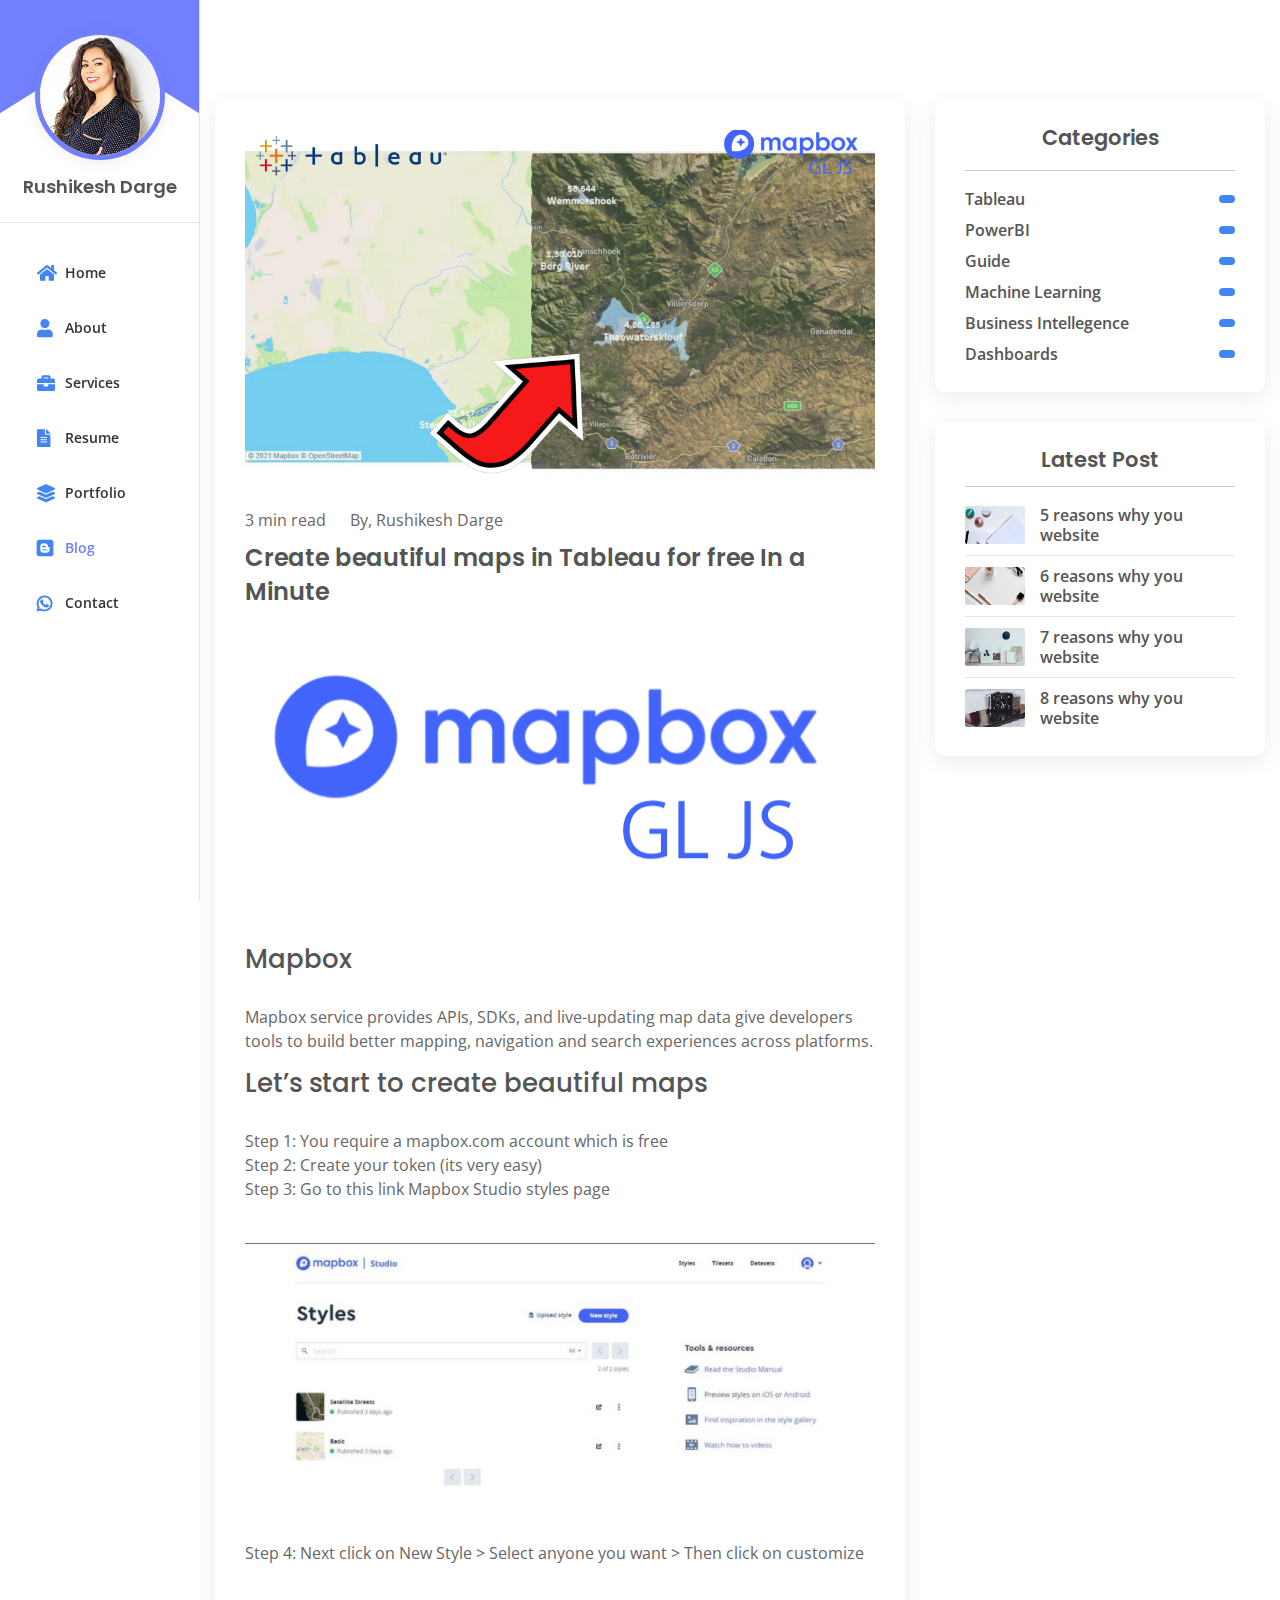
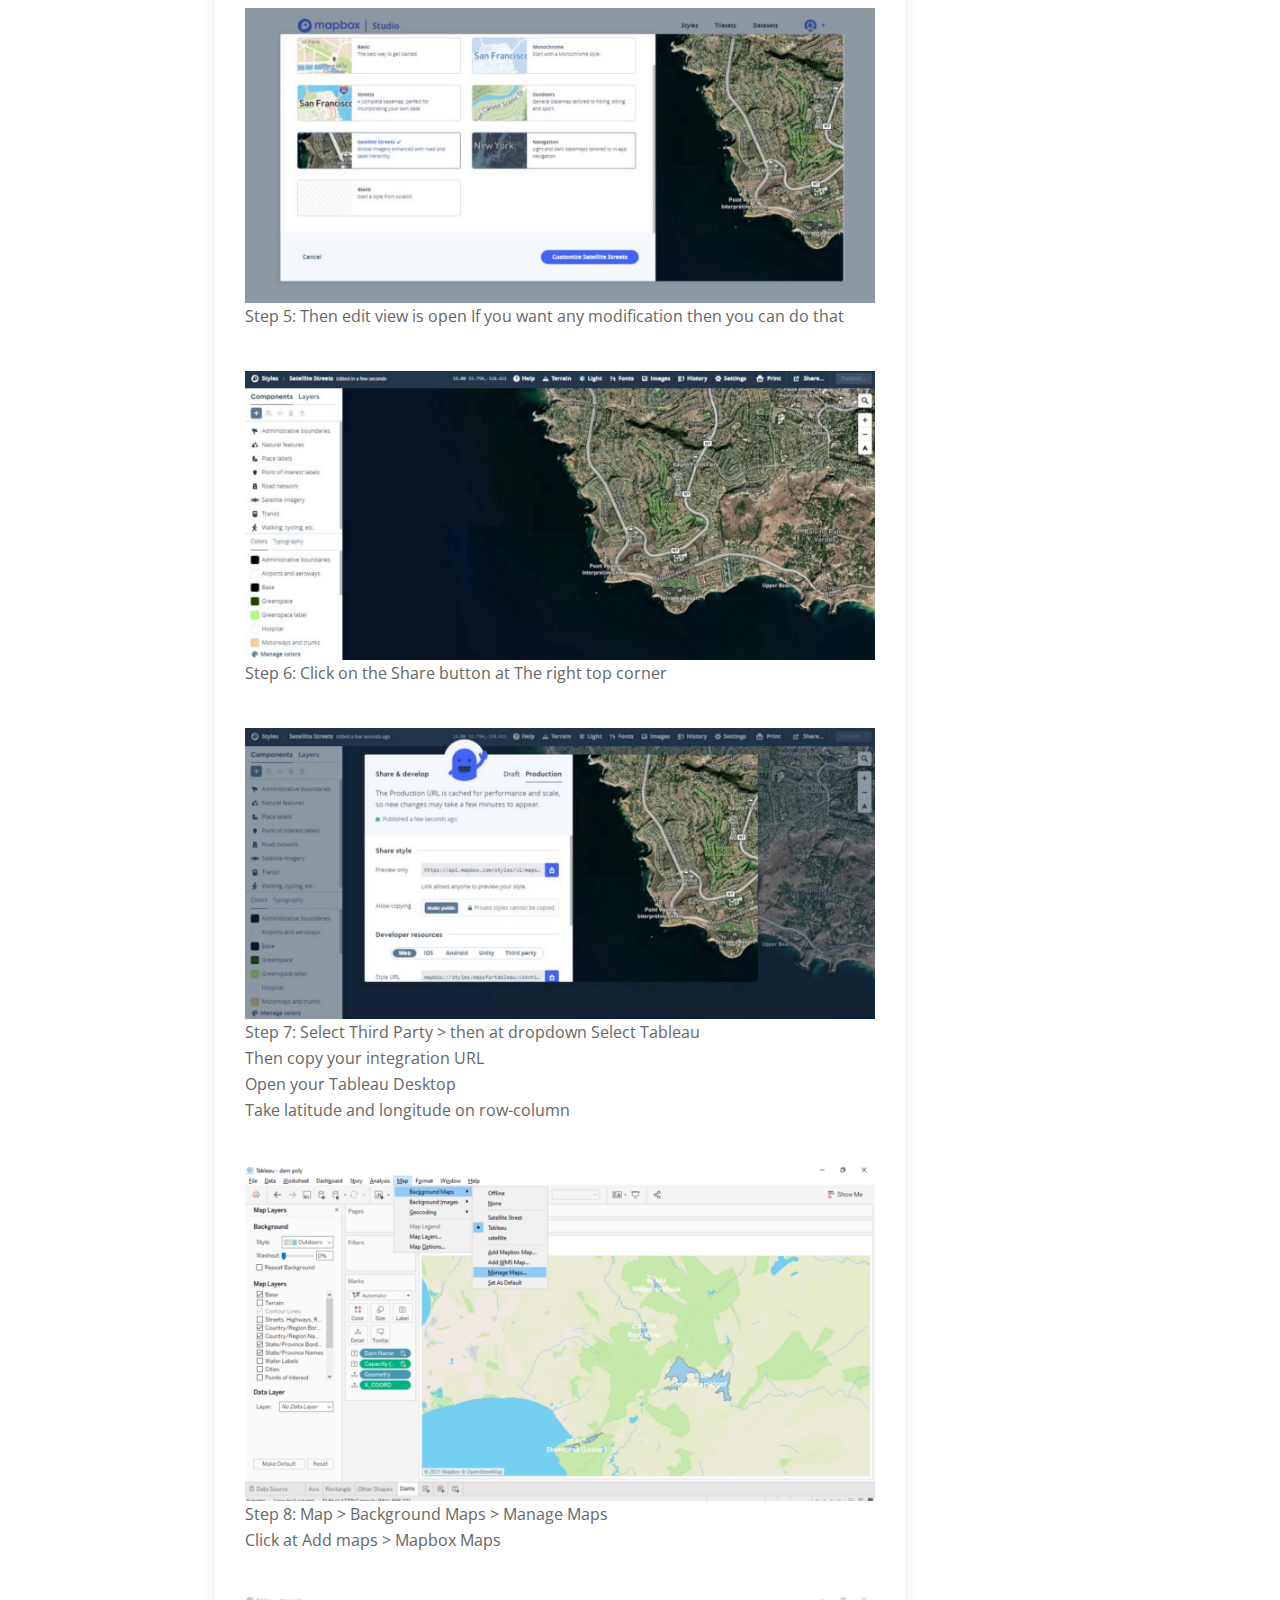
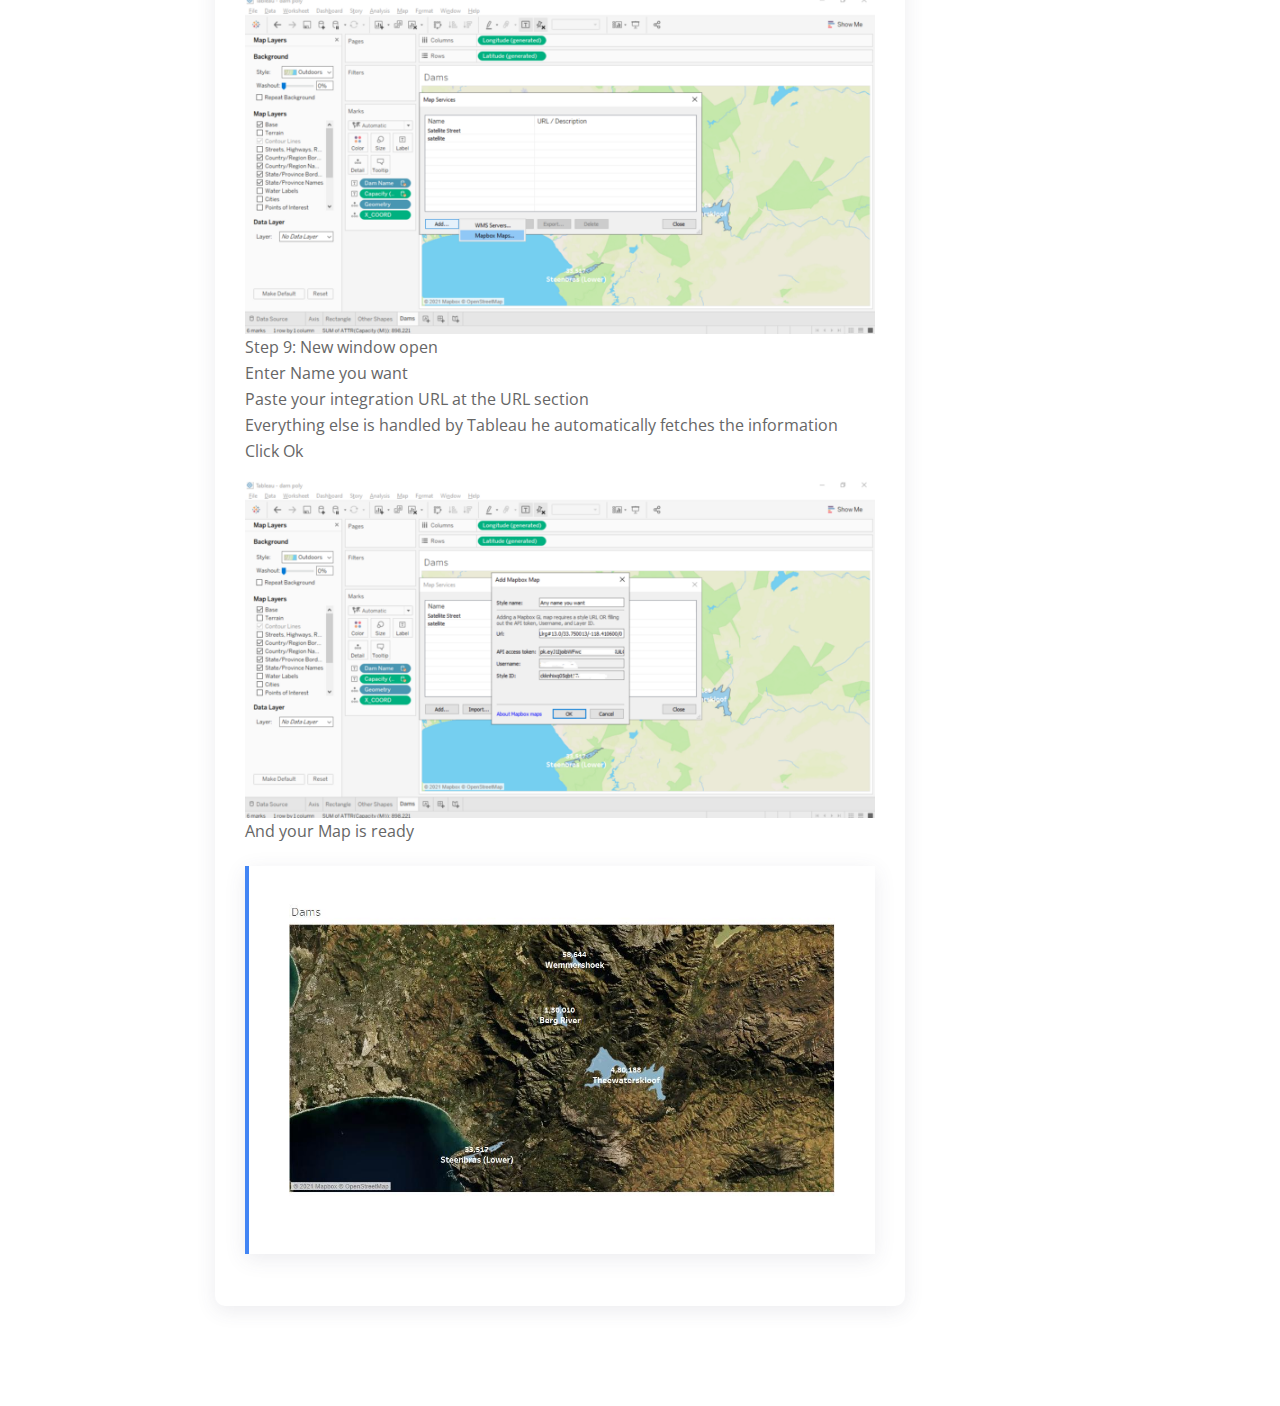
<file: B Tableau_mapbox.html>
<!DOCTYPE html>
<html lang="en">


<!-- Mirrored from geniusdevs.com/themeforest/gfolio/v3-one/blog-details.html by HTTrack Website Copier/3.x [XR&CO'2014], Mon, 01 Feb 2021 15:51:28 GMT -->
<head>
	<meta http-equiv="Content-Type" content="text/html; charset=UTF-8">
	<meta http-equiv="X-UA-Compatible" content="IE=edge" />
	<meta http-equiv="X-UA-Compatible" content="ie=edge">
	<meta name="viewport" content="width=device-width, initial-scale=1.0">
	<meta name="keyword" content="resume,cv,portfolio,vcard">
	<title>  GFolio - CV/Resume/Portfolio  </title>
	<!-- favicon -->
	<link rel="shortcut icon" href="assets/images/favicon.png" type="image/x-icon">
	<!-- bootstrap -->
	<link rel="stylesheet" href="assets/css/bootstrap.min.css">
	<!-- Plugin css -->
	<link rel="stylesheet" href="assets/css/plugin.css">
	<!-- Flaticon -->
	<link rel="stylesheet" href="assets/css/flaticon.css">

	<!-- stylesheet -->
	<link rel="stylesheet" href="assets/css/style.css">
	<link rel="stylesheet" href="assets/css/multicolor.css">
	<!-- responsive -->
	<link rel="stylesheet" href="assets/css/responsive.css">
</head>

<body>
	<!-- preloader area start -->
	<div class="preloader" id="preloader">
		<div class="loader loader-1">
			<div class="loader-outter"></div>
			<div class="loader-inner"></div>
		</div>
	</div>
	<!-- preloader area end -->

	<!--Main-Menu Area Start-->
	<div class="side-menu-wrapper">
		<div class="menu-toogle-icon">
			<i class="fas fa-bars"></i>
		</div>
	<div class="side-menu">
		<div class="heading-area">
			<a href="index.html" class="profile-photo">
				<img src="assets/images/about3.jpg" alt="">
			</a>
			<div class="name">
					Rushikesh Darge
			</div>
		</div>
		<ul id="mainmenu-area">
			<li>
				<a href="index.html"><i class="fas fa-home"></i>Home</a>
			</li>
			<li>
				<a href="index.html"><i class="fas fa-user"></i>About</a>
			</li>
			<li>
				<a href="index.html"><i class="fas fa-briefcase"></i>Services</a>
			</li>
			<li>
				<a href="index.html"><i class="fas fa-file-alt"></i>Resume</a>
			</li>
			<li>
				<a href="index.html"><i class="fas fa-layer-group"></i>Portfolio</a>
			</li>
			<li class="current">
				<a href="index.html"><i class="fab fa-blogger"></i>Blog</a>
			</li>
			<li>
				<a href="index.html"><i class="fab fa-whatsapp"></i>Contact</a>
			</li>
		</ul>
	</div>
	</div>
	<!--Main-Menu Area Start-->

	<!-- Main Content Area Start -->
		<div class="main-content">
			<div class="main-content-inner">
				
				<!-- Blog Details Area Start -->
				<section class="blog-page single-blog-area">
					<div class="container">
						<div class="row">
							<div class="col-lg-8">
								<div class="single-blog-details">
									<div class="img">
										<img src="assets\images\blog\Tmapbox\main_image.png" alt="">
									</div>
									<div class="content">
										<ul class="top-meta">
											<li>
												<p class="date">
													3 min read
												</p>
											</li>
											<li>
												<p class="post-by">
													By, Rushikesh Darge
												</p>
											</li>
										</ul>
										<a href="#">
											<h4 class="title">
												Create beautiful maps in Tableau for free In a Minute
											</h4>
										</a>
										<div class="text-area">
											<p>
												<img src="assets\images\blog\Tmapbox\mapbox.png">
												<h3>Mapbox</h3><br>

												Mapbox service provides APIs, SDKs, and live-updating map data give developers tools to build better mapping, navigation and search experiences across platforms.
											</p>
											<p>
												
												<h3>Let’s start to create beautiful maps</h3><br>
												Step 1: You require a mapbox.com account which is free<br>
												Step 2: Create your token (its very easy)<br>
												Step 3: Go to this link Mapbox Studio styles page<br>
											</p>
											<p><br>
												<img src="assets\images\blog\Tmapbox\1.jpg">
												
												Step 4: Next click on New Style > Select anyone you want > Then click on customize
											</p>
											<p><br>
												<img src="assets\images\blog\Tmapbox\2.jpg">
												
												Step 5: Then edit view is open If you want any modification then you can do that
											</p>
											<p><br>
												<img src="assets\images\blog\Tmapbox\3.jpg">
												
												Step 6: Click on the Share button at The right top corner
											</p>
											<p><br>
												<img src="assets\images\blog\Tmapbox\4.jpg">
												
												Step 7: Select Third Party > then at dropdown Select Tableau<br>
												Then copy your integration URL<br>
												Open your Tableau Desktop<br>
												Take latitude and longitude on row-column<br>
											</p>
											<p><br>
												<img src="assets\images\blog\Tmapbox\5.png">
												
												Step 8: Map > Background Maps > Manage Maps<br>
												Click at Add maps > Mapbox Maps
											</p>
											<p><br>
												<img src="assets\images\blog\Tmapbox\6.png">
												
												Step 9: New window open<br>
												Enter Name you want<br>
												Paste your integration URL at the URL section<br>
												Everything else is handled by Tableau he automatically fetches the information<br>
												Click Ok<br>
											</p>
											<img src="assets\images\blog\Tmapbox\7.png">
											<p>And your Map is ready<br>
											</p>
											<blockquote>
												<p>
													<img src="assets\images\blog\Tmapbox\Dams tableau map layer.jpg">
												</p>
											</blockquote>
											
										</div>
									</div>
								</div>
								<!--
								<div class="comment-area">
									<h4 class="title">
										Comments :
									</h4>
									<ul class="comment-box-area">
										<li>
										<div class="comment-box">
											<div class="left">
											<div class="img">
												<img src="assets/images/blog/comment1.png" alt="">
											</div>
											<a class="replay" href="#">Reply</a>
											</div>
											<div class="right">
											<h5 class="name">
												Ian Chapman
											</h5>
											<p class="date">February 20, 2019</p>
											<div class="text">
												<p>It has survived not only five centurie, but also leap into electronic typesetting, remaining
												sei essentially simplu dolor amet dummy text. </p>
											</div>
											</div>
										</div>
										</li>
										<li>
										<div class="comment-box">
											<div class="left">
											<div class="img">
												<img src="assets/images/blog/comment2.png" alt="">
											</div>
											<a class="replay" href="#">Reply</a>
											</div>
											<div class="right">
											<h5 class="name">
												Isan luce
											</h5>
											<p class="date">February 20, 2019</p>
											<div class="text">
												<p>It has survived not only five centurie, but also leap into electronic typesetting, remaining
												sei essentially simplu dolor amet dummy text. </p>
											</div>
											</div>
										</div>
										</li>
									</ul>
								</div>-->
								<!--
								<div class="write-comment">
									<h4 class="title">
										Write Comment :
									</h4>
									<form action="#">
										<div class="row">
										<div class="col-md-6">
											<input type="text" class="form-control" placeholder="Your name">
										</div>
										<div class="col-md-6">
											<input type="email" class="form-control" placeholder="Email here">
										</div>
										</div>
										<div class="row">
										<div class="col-lg-12">
											<textarea class="form-control textarea" placeholder="Write here"></textarea>
										</div>
										</div>
										<div class="row">
										<div class="col-lg-12">
											<button class="mybtn3 mybtn-bg mt-4" type="submit"><span>Comment <i class="far fa-comment"></i></span></button>
										</div>
										</div>
									</form>
								</div>-->
							</div>
							<div class="col-lg-4">
								
								<div class="categori-widget">
									<h4 class="title">
										Categories
									</h4>
									<ul class="cat-list">
										<li>
											<a href="#">
												<p>
													Tableau
												</p>
												<span class="count">
												
												</span>
											</a>
										</li>
										<li>
											<a href="#">
												<p>
													PowerBI
												</p>
												<span class="count">
													
												</span>
											</a>
										</li>
										<li>
											<a href="#">
												<p>
													Guide
												</p>
												<span class="count">
													
												</span>
											</a>
										</li>
										<li>
											<a href="#">
												<p>
													Machine Learning
												</p>
												<span class="count">
													
												</span>
											</a>
										</li>
										<li>
											<a href="#">
												<p>
													Business Intellegence
												</p>
												<span class="count">
													
												</span>
											</a>
										</li>
										<li>
											<a href="#">
												<p>
													Dashboards
												</p>
												<span class="count">
													
												</span>
											</a>
										</li>
									</ul>
								</div>
								<div class="latest-post-widget">
									<h4 class="title">
										Latest Post
									</h4>
									<ul class="post-list">
										<li>
											<div class="post">
												<div class="post-img">
													<img src="assets/images/blog/img1.png" alt="">
												</div>
												<div class="post-details">
													<a href="#" class="post-title">
														5 reasons why you website  
													</a>
												</div>
											</div>
										</li>
										<li>
											<div class="post">
												<div class="post-img">
													<img src="assets/images/blog/img2.png" alt="">
												</div>
												<div class="post-details">
													<a href="#" class="post-title">
														6 reasons why you website 
													</a>
												</div>
											</div>
										</li>
										<li>
											<div class="post">
												<div class="post-img">
													<img src="assets/images/blog/img3.png" alt="">
												</div>
												<div class="post-details">
													<a href="#" class="post-title">
														7 reasons why you website 
													</a>
												</div>
											</div>
										</li>
										<li>
											<div class="post">
												<div class="post-img">
													<img src="assets/images/blog/img4.png" alt="">
												</div>
												<div class="post-details">
													<a href="#" class="post-title">
														8 reasons why you website 
													</a>
												</div>
											</div>
										</li>
									</ul>
								</div>
								<!--
								<div class="newsletter-widget">
									<h4 class="title">
											NewsLetter
									</h4>
									<form action="#" class="contact-form">
										<input type="text" class="form-control" placeholder="Enter Email..">
										<button type="submit" class="mybtn3 mybtn-bg mt-4">Subscribe</button>
									</form> 
								</div>-->
							</div>
						</div>
					</div>
				</section>
				<!-- Blog Details Area End -->

			</div>
		</div>
	<!-- Main Content Area End -->


	<!-- Back to Top Start -->
	<div class="bottomtotop">
		<i class="fas fa-chevron-right"></i>
	</div>
	<!-- Back to Top End -->



	<!-- jquery -->
	<script src="assets/js/jquery.js"></script>
	<!-- popper -->
	<script src="assets/js/popper.min.js"></script>
	<!-- bootstrap -->
	<script src="assets/js/bootstrap.min.js"></script>
	<!-- plugin js-->
	<script src="assets/js/plugin.js"></script>
	<script src="assets/js/jQuery-plugin-progressbar.js"></script>
	<!-- Typed js -->
	<script src="assets/js/typed.min.js"></script>
	<!-- buoyant js -->
	<script src="assets/js/jquery.buoyant.min.js"></script>
	<!-- Wow js -->
	<script src="assets/js/wow.js"></script>
	<!-- main -->
	<script src="assets/js/main.js"></script>

</body>


<!-- Mirrored from geniusdevs.com/themeforest/gfolio/v3-one/blog-details.html by HTTrack Website Copier/3.x [XR&CO'2014], Mon, 01 Feb 2021 15:51:31 GMT -->
</html>
</file>
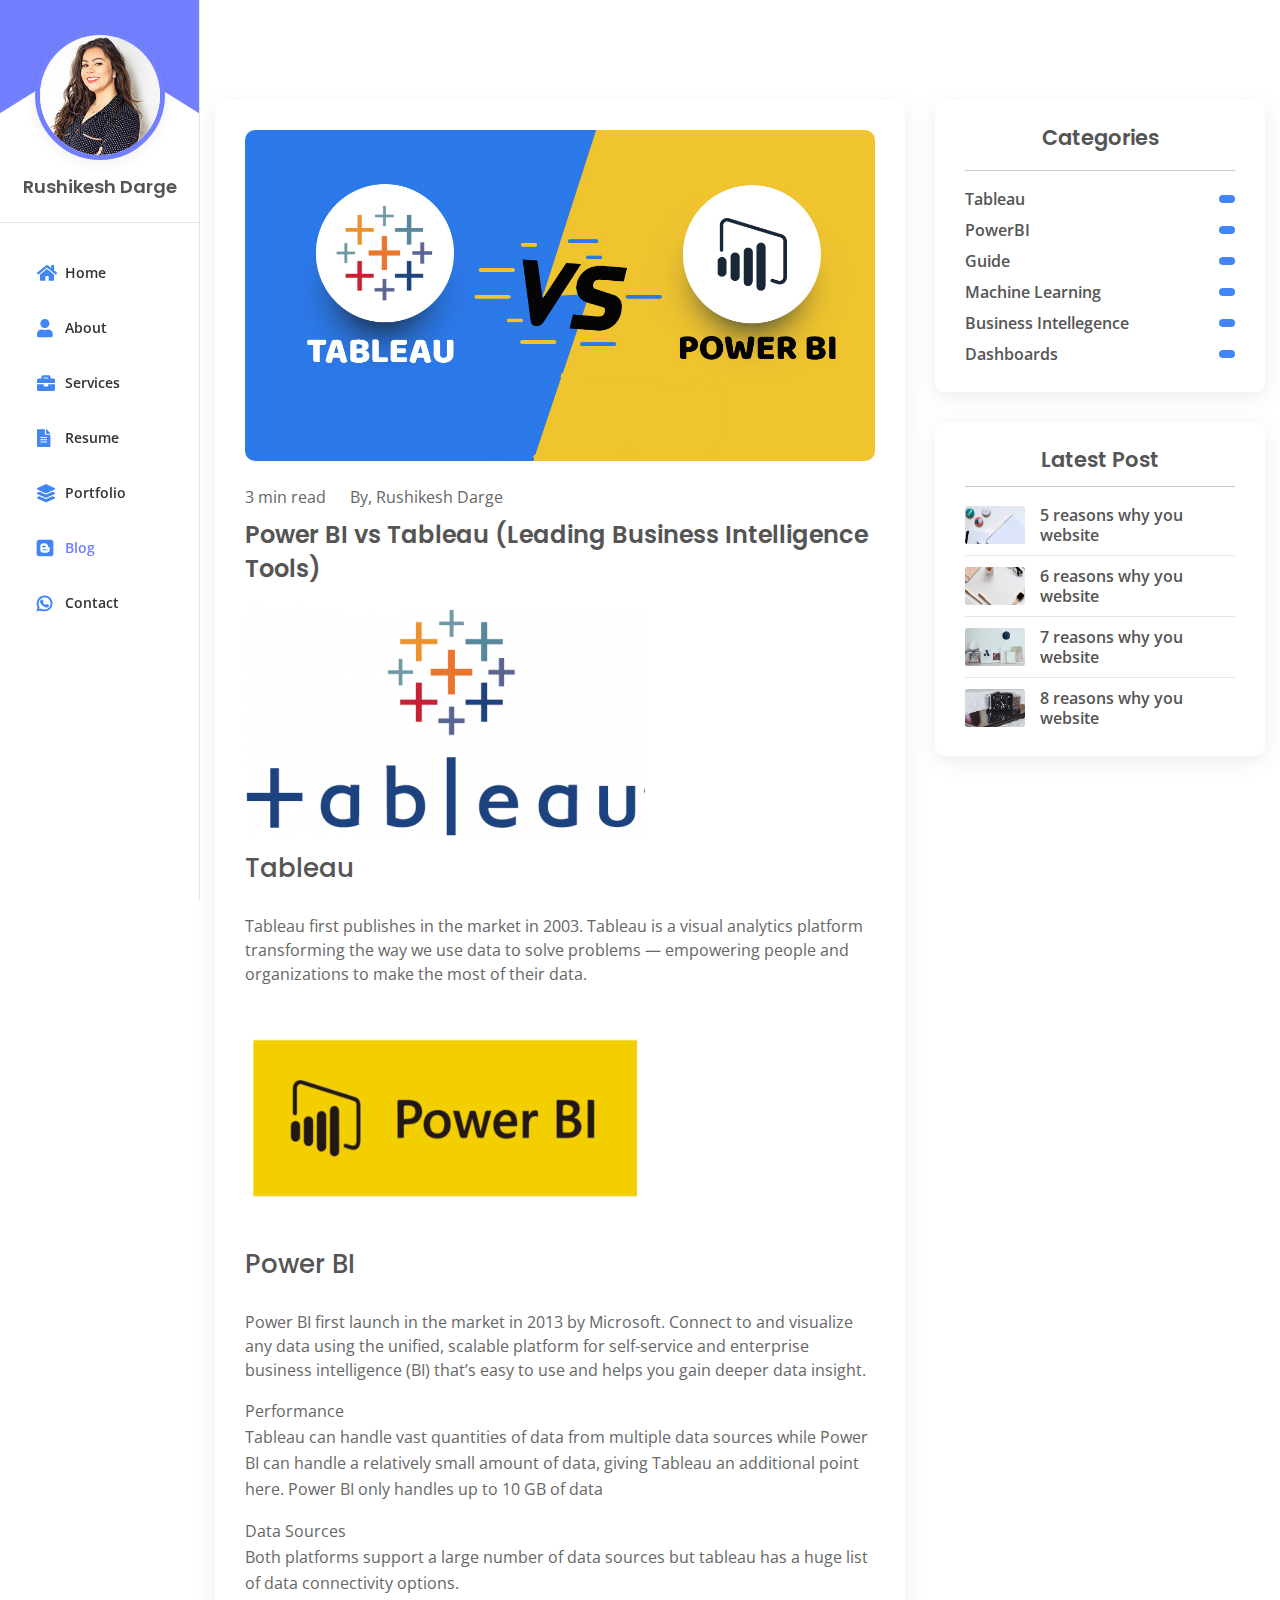
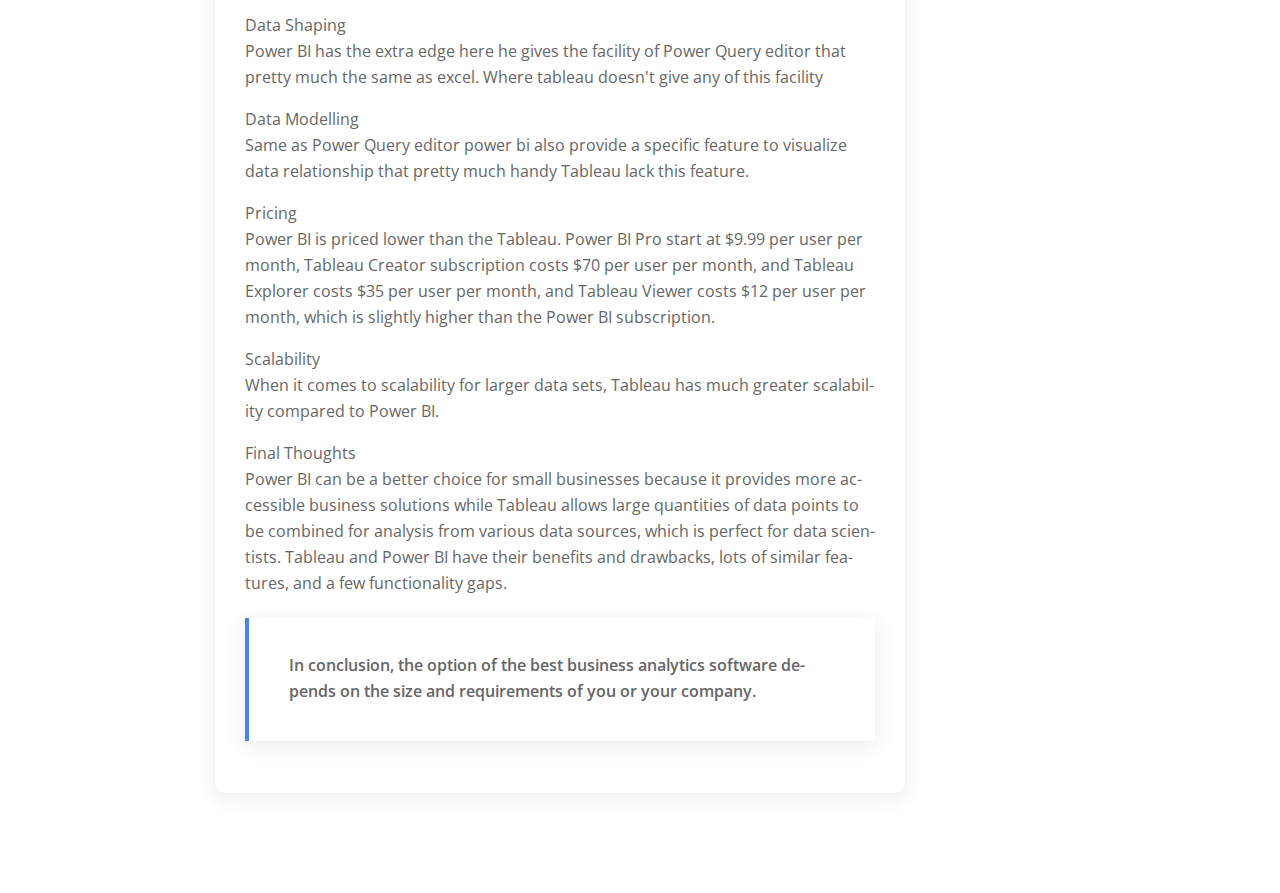
<file: B Tableau_vs_PowerBI.html>
<!DOCTYPE html>
<html lang="en">


<!-- Mirrored from geniusdevs.com/themeforest/gfolio/v3-one/blog-details.html by HTTrack Website Copier/3.x [XR&CO'2014], Mon, 01 Feb 2021 15:51:28 GMT -->
<head>
	<meta http-equiv="Content-Type" content="text/html; charset=UTF-8">
	<meta http-equiv="X-UA-Compatible" content="IE=edge" />
	<meta http-equiv="X-UA-Compatible" content="ie=edge">
	<meta name="viewport" content="width=device-width, initial-scale=1.0">
	<meta name="keyword" content="resume,cv,portfolio,vcard">
	<title>  GFolio - CV/Resume/Portfolio  </title>
	<!-- favicon -->
	<link rel="shortcut icon" href="assets/images/favicon.png" type="image/x-icon">
	<!-- bootstrap -->
	<link rel="stylesheet" href="assets/css/bootstrap.min.css">
	<!-- Plugin css -->
	<link rel="stylesheet" href="assets/css/plugin.css">
	<!-- Flaticon -->
	<link rel="stylesheet" href="assets/css/flaticon.css">

	<!-- stylesheet -->
	<link rel="stylesheet" href="assets/css/style.css">
	<link rel="stylesheet" href="assets/css/multicolor.css">
	<!-- responsive -->
	<link rel="stylesheet" href="assets/css/responsive.css">
</head>

<body>
	<!-- preloader area start -->
	<div class="preloader" id="preloader">
		<div class="loader loader-1">
			<div class="loader-outter"></div>
			<div class="loader-inner"></div>
		</div>
	</div>
	<!-- preloader area end -->

	<!--Main-Menu Area Start-->
	<div class="side-menu-wrapper">
		<div class="menu-toogle-icon">
			<i class="fas fa-bars"></i>
		</div>
	<div class="side-menu">
		<div class="heading-area">
			<a href="index.html" class="profile-photo">
				<img src="assets/images/about3.jpg" alt="">
			</a>
			<div class="name">
					Rushikesh Darge
			</div>
		</div>
		<ul id="mainmenu-area">
			<li>
				<a href="index.html"><i class="fas fa-home"></i>Home</a>
			</li>
			<li>
				<a href="index.html"><i class="fas fa-user"></i>About</a>
			</li>
			<li>
				<a href="index.html"><i class="fas fa-briefcase"></i>Services</a>
			</li>
			<li>
				<a href="index.html"><i class="fas fa-file-alt"></i>Resume</a>
			</li>
			<li>
				<a href="index.html"><i class="fas fa-layer-group"></i>Portfolio</a>
			</li>
			<li class="current">
				<a href="index.html"><i class="fab fa-blogger"></i>Blog</a>
			</li>
			<li>
				<a href="index.html"><i class="fab fa-whatsapp"></i>Contact</a>
			</li>
		</ul>
	</div>
	</div>
	<!--Main-Menu Area Start-->

	<!-- Main Content Area Start -->
		<div class="main-content">
			<div class="main-content-inner">
				
				<!-- Blog Details Area Start -->
				<section class="blog-page single-blog-area">
					<div class="container">
						<div class="row">
							<div class="col-lg-8">
								<div class="single-blog-details">
									<div class="img">
										<img src="assets\images\blog\TvsB\Tableau-Vs-Power-BI-A-Comparative-Study.jpg" alt="">
									</div>
									<div class="content">
										<ul class="top-meta">
											<li>
												<p class="date">
													3 min read
												</p>
											</li>
											<li>
												<p class="post-by">
													By, Rushikesh Darge
												</p>
											</li>
										</ul>
										<a href="#">
											<h4 class="title">
												Power BI vs Tableau (Leading Business Intelligence Tools)
											</h4>
										</a>
										<div class="text-area">
											<p>
												<img src="assets\images\blog\TvsB\Tableau logo.png" width="400" height="232">
												<h3>Tableau</h3><br>

Tableau first publishes in the market in 2003. Tableau is a visual analytics platform transforming the way we use data to solve problems — empowering people and organizations to make the most of their data.
											</p>
											<p>
												<img src="assets\images\blog\TvsB\power bi logo.png" width="400" height="232">
												<h3>Power BI</h3><br>
Power BI first launch in the market in 2013 by Microsoft. Connect to and visualize any data using the unified, scalable platform for self-service and enterprise business intelligence (BI) that’s easy to use and helps you gain deeper data insight.
											</p>
											<p>
												Performance<br>
Tableau can handle vast quantities of data from multiple data sources while Power BI can handle a relatively small amount of data, giving Tableau an additional point here. Power BI only handles up to 10 GB of data
											</p>
											<p>
												Data Sources<br>
Both platforms support a large number of data sources but tableau has a huge list of data connectivity options.
											</p>
											<p>
												Data Shaping<br>
Power BI has the extra edge here he gives the facility of Power Query editor that pretty much the same as excel. Where tableau doesn't give any of this facility
											</p>
											<p>
												Data Modelling<br>
Same as Power Query editor power bi also provide a specific feature to visualize data relationship that pretty much handy Tableau lack this feature.
											</p>
											<p>
												Pricing<br>
Power BI is priced lower than the Tableau. Power BI Pro start at $9.99 per user per month, Tableau Creator subscription costs $70 per user per month, and Tableau Explorer costs $35 per user per month, and Tableau Viewer costs $12 per user per month, which is slightly higher than the Power BI subscription.
											</p>
											<p>
												Scalability<br>
When it comes to scalability for larger data sets, Tableau has much greater scalability compared to Power BI.
											</p>
											<p>
												Final Thoughts<br>
Power BI can be a better choice for small businesses because it provides more accessible business solutions while Tableau allows large quantities of data points to be combined for analysis from various data sources, which is perfect for data scientists. Tableau and Power BI have their benefits and drawbacks, lots of similar features, and a few functionality gaps.
											</p>
											<blockquote>
												<p>
													In conclusion, the option of the best business analytics software depends on the size and requirements of you or your company.
												</p>
											</blockquote>
											
										</div>
									</div>
								</div>
								<!--
								<div class="comment-area">
									<h4 class="title">
										Comments :
									</h4>
									<ul class="comment-box-area">
										<li>
										<div class="comment-box">
											<div class="left">
											<div class="img">
												<img src="assets/images/blog/comment1.png" alt="">
											</div>
											<a class="replay" href="#">Reply</a>
											</div>
											<div class="right">
											<h5 class="name">
												Ian Chapman
											</h5>
											<p class="date">February 20, 2019</p>
											<div class="text">
												<p>It has survived not only five centurie, but also leap into electronic typesetting, remaining
												sei essentially simplu dolor amet dummy text. </p>
											</div>
											</div>
										</div>
										</li>
										<li>
										<div class="comment-box">
											<div class="left">
											<div class="img">
												<img src="assets/images/blog/comment2.png" alt="">
											</div>
											<a class="replay" href="#">Reply</a>
											</div>
											<div class="right">
											<h5 class="name">
												Isan luce
											</h5>
											<p class="date">February 20, 2019</p>
											<div class="text">
												<p>It has survived not only five centurie, but also leap into electronic typesetting, remaining
												sei essentially simplu dolor amet dummy text. </p>
											</div>
											</div>
										</div>
										</li>
									</ul>
								</div>-->
								<!--
								<div class="write-comment">
									<h4 class="title">
										Write Comment :
									</h4>
									<form action="#">
										<div class="row">
										<div class="col-md-6">
											<input type="text" class="form-control" placeholder="Your name">
										</div>
										<div class="col-md-6">
											<input type="email" class="form-control" placeholder="Email here">
										</div>
										</div>
										<div class="row">
										<div class="col-lg-12">
											<textarea class="form-control textarea" placeholder="Write here"></textarea>
										</div>
										</div>
										<div class="row">
										<div class="col-lg-12">
											<button class="mybtn3 mybtn-bg mt-4" type="submit"><span>Comment <i class="far fa-comment"></i></span></button>
										</div>
										</div>
									</form>
								</div>-->
							</div>
							<div class="col-lg-4">
								
								<div class="categori-widget">
									<h4 class="title">
										Categories
									</h4>
									<ul class="cat-list">
										<li>
											<a href="#">
												<p>
													Tableau
												</p>
												<span class="count">
												
												</span>
											</a>
										</li>
										<li>
											<a href="#">
												<p>
													PowerBI
												</p>
												<span class="count">
													
												</span>
											</a>
										</li>
										<li>
											<a href="#">
												<p>
													Guide
												</p>
												<span class="count">
													
												</span>
											</a>
										</li>
										<li>
											<a href="#">
												<p>
													Machine Learning
												</p>
												<span class="count">
													
												</span>
											</a>
										</li>
										<li>
											<a href="#">
												<p>
													Business Intellegence
												</p>
												<span class="count">
													
												</span>
											</a>
										</li>
										<li>
											<a href="#">
												<p>
													Dashboards
												</p>
												<span class="count">
													
												</span>
											</a>
										</li>
									</ul>
								</div>
								<div class="latest-post-widget">
									<h4 class="title">
										Latest Post
									</h4>
									<ul class="post-list">
										<li>
											<div class="post">
												<div class="post-img">
													<img src="assets/images/blog/img1.png" alt="">
												</div>
												<div class="post-details">
													<a href="#" class="post-title">
														5 reasons why you website  
													</a>
												</div>
											</div>
										</li>
										<li>
											<div class="post">
												<div class="post-img">
													<img src="assets/images/blog/img2.png" alt="">
												</div>
												<div class="post-details">
													<a href="#" class="post-title">
														6 reasons why you website 
													</a>
												</div>
											</div>
										</li>
										<li>
											<div class="post">
												<div class="post-img">
													<img src="assets/images/blog/img3.png" alt="">
												</div>
												<div class="post-details">
													<a href="#" class="post-title">
														7 reasons why you website 
													</a>
												</div>
											</div>
										</li>
										<li>
											<div class="post">
												<div class="post-img">
													<img src="assets/images/blog/img4.png" alt="">
												</div>
												<div class="post-details">
													<a href="#" class="post-title">
														8 reasons why you website 
													</a>
												</div>
											</div>
										</li>
									</ul>
								</div>
								<!--
								<div class="newsletter-widget">
									<h4 class="title">
											NewsLetter
									</h4>
									<form action="#" class="contact-form">
										<input type="text" class="form-control" placeholder="Enter Email..">
										<button type="submit" class="mybtn3 mybtn-bg mt-4">Subscribe</button>
									</form> 
								</div>-->
							</div>
						</div>
					</div>
				</section>
				<!-- Blog Details Area End -->

			</div>
		</div>
	<!-- Main Content Area End -->


	<!-- Back to Top Start -->
	<div class="bottomtotop">
		<i class="fas fa-chevron-right"></i>
	</div>
	<!-- Back to Top End -->



	<!-- jquery -->
	<script src="assets/js/jquery.js"></script>
	<!-- popper -->
	<script src="assets/js/popper.min.js"></script>
	<!-- bootstrap -->
	<script src="assets/js/bootstrap.min.js"></script>
	<!-- plugin js-->
	<script src="assets/js/plugin.js"></script>
	<script src="assets/js/jQuery-plugin-progressbar.js"></script>
	<!-- Typed js -->
	<script src="assets/js/typed.min.js"></script>
	<!-- buoyant js -->
	<script src="assets/js/jquery.buoyant.min.js"></script>
	<!-- Wow js -->
	<script src="assets/js/wow.js"></script>
	<!-- main -->
	<script src="assets/js/main.js"></script>

</body>


<!-- Mirrored from geniusdevs.com/themeforest/gfolio/v3-one/blog-details.html by HTTrack Website Copier/3.x [XR&CO'2014], Mon, 01 Feb 2021 15:51:31 GMT -->
</html>
</file>
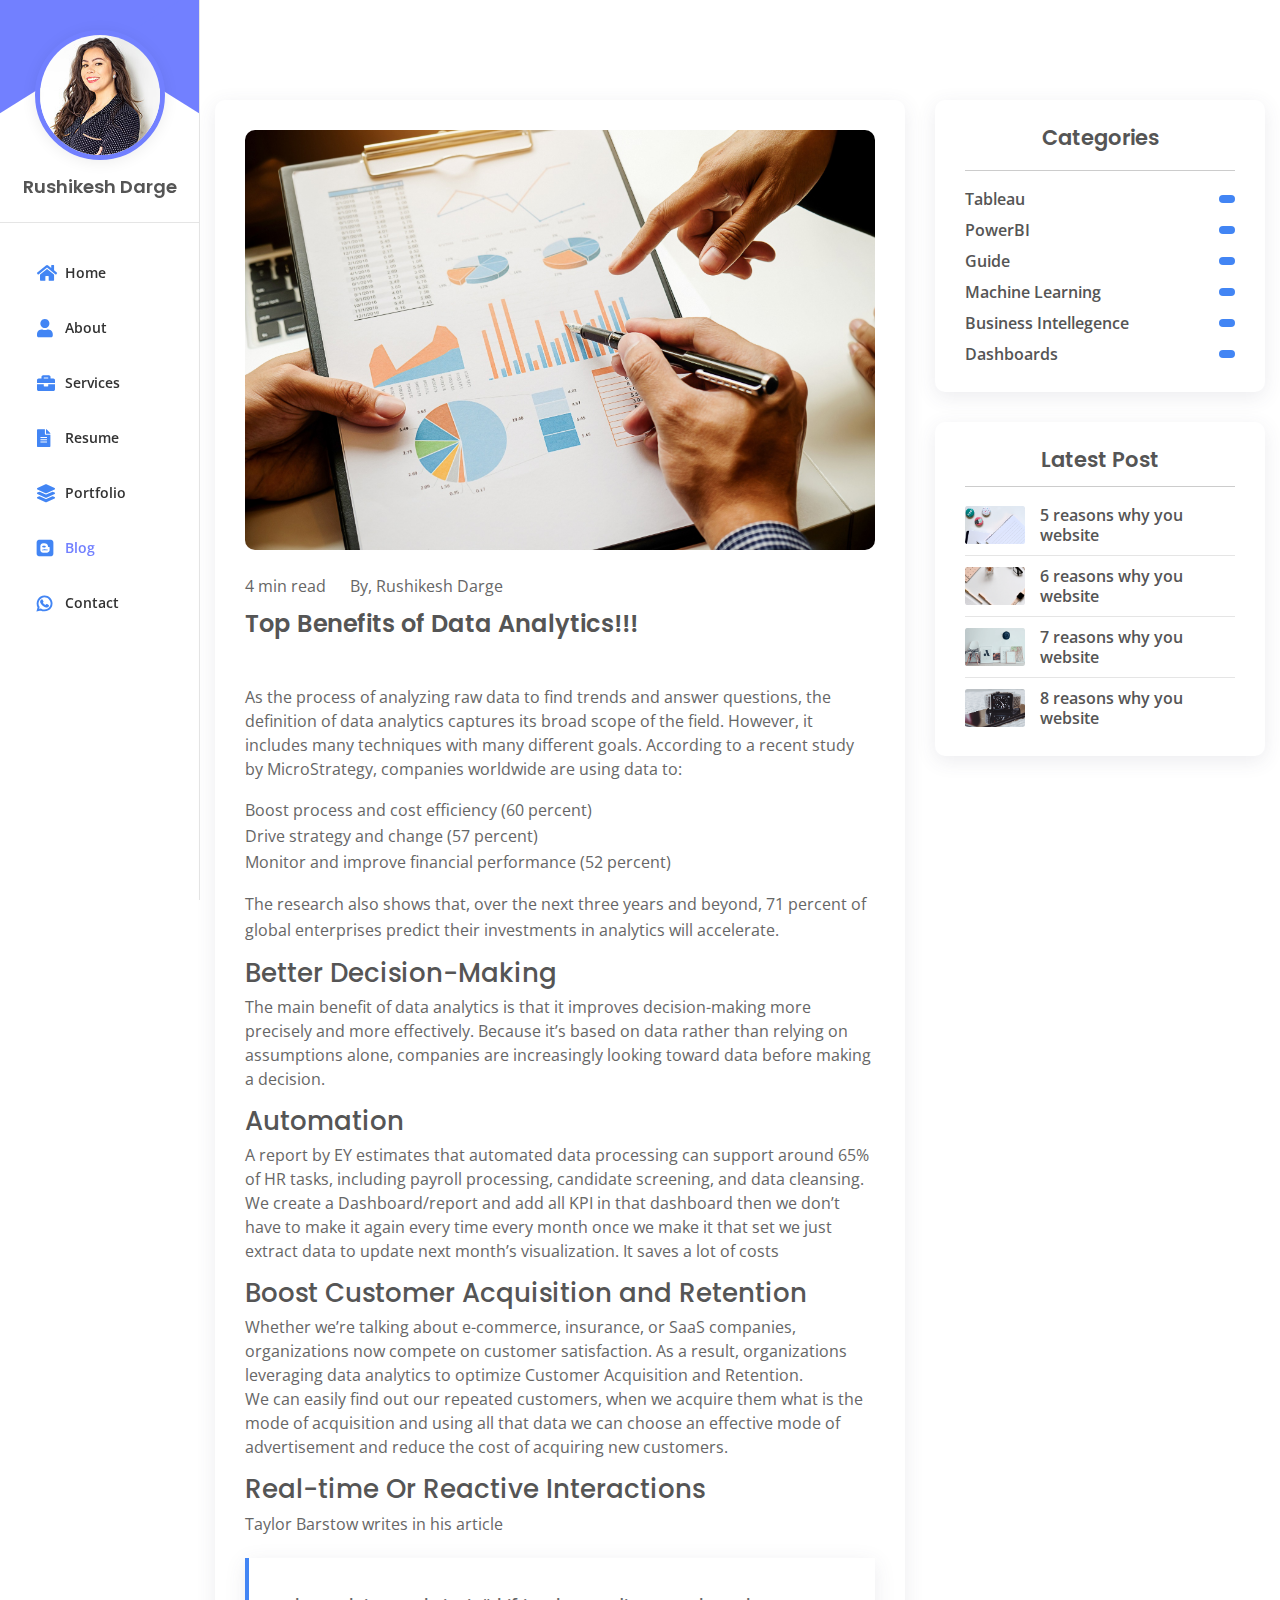
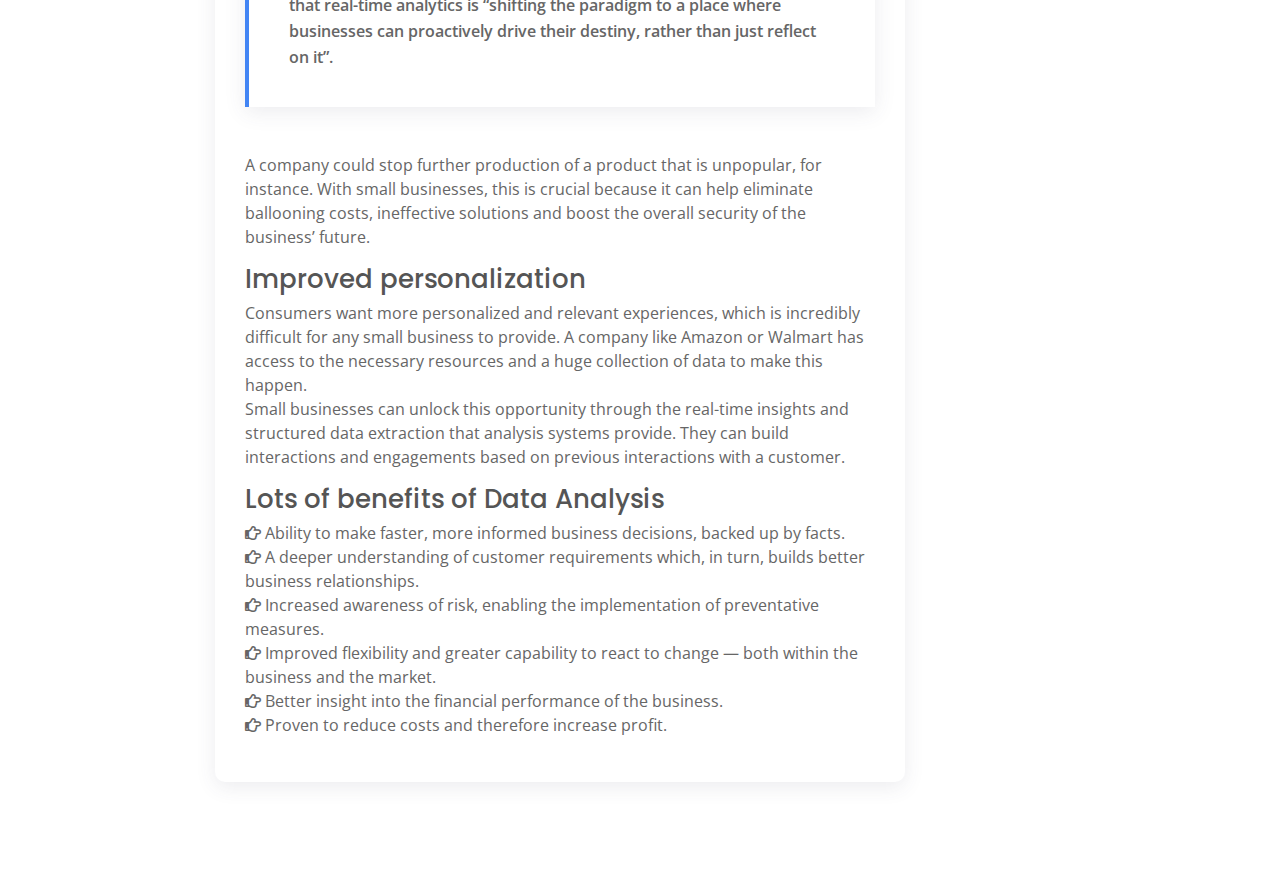
<file: B Top Benefits of Data Analytics.html>
<!DOCTYPE html>
<html lang="en">


<!-- Mirrored from geniusdevs.com/themeforest/gfolio/v3-one/blog-details.html by HTTrack Website Copier/3.x [XR&CO'2014], Mon, 01 Feb 2021 15:51:28 GMT -->
<head>
	<meta http-equiv="Content-Type" content="text/html; charset=UTF-8">
	<meta http-equiv="X-UA-Compatible" content="IE=edge" />
	<meta http-equiv="X-UA-Compatible" content="ie=edge">
	<meta name="viewport" content="width=device-width, initial-scale=1.0">
	<meta name="keyword" content="resume,cv,portfolio,vcard">
	<title>  GFolio - CV/Resume/Portfolio  </title>
	<!-- favicon -->
	<link rel="shortcut icon" href="assets/images/favicon.png" type="image/x-icon">
	<!-- bootstrap -->
	<link rel="stylesheet" href="assets/css/bootstrap.min.css">
	<!-- Plugin css -->
	<link rel="stylesheet" href="assets/css/plugin.css">
	<!-- Flaticon -->
	<link rel="stylesheet" href="assets/css/flaticon.css">

	<!-- stylesheet -->
	<link rel="stylesheet" href="assets/css/style.css">
	<link rel="stylesheet" href="assets/css/multicolor.css">
	<!-- responsive -->
	<link rel="stylesheet" href="assets/css/responsive.css">
</head>

<body>
	<!-- preloader area start -->
	<div class="preloader" id="preloader">
		<div class="loader loader-1">
			<div class="loader-outter"></div>
			<div class="loader-inner"></div>
		</div>
	</div>
	<!-- preloader area end -->

	<!--Main-Menu Area Start-->
	<div class="side-menu-wrapper">
		<div class="menu-toogle-icon">
			<i class="fas fa-bars"></i>
		</div>
	<div class="side-menu">
		<div class="heading-area">
			<a href="index.html" class="profile-photo">
				<img src="assets/images/about3.jpg" alt="">
			</a>
			<div class="name">
					Rushikesh Darge
			</div>
		</div>
		<ul id="mainmenu-area">
			<li>
				<a href="index.html"><i class="fas fa-home"></i>Home</a>
			</li>
			<li>
				<a href="index.html"><i class="fas fa-user"></i>About</a>
			</li>
			<li>
				<a href="index.html"><i class="fas fa-briefcase"></i>Services</a>
			</li>
			<li>
				<a href="index.html"><i class="fas fa-file-alt"></i>Resume</a>
			</li>
			<li>
				<a href="index.html"><i class="fas fa-layer-group"></i>Portfolio</a>
			</li>
			<li class="current">
				<a href="index.html"><i class="fab fa-blogger"></i>Blog</a>
			</li>
			<li>
				<a href="index.html"><i class="fab fa-whatsapp"></i>Contact</a>
			</li>
		</ul>
	</div>
	</div>
	<!--Main-Menu Area Start-->

	<!-- Main Content Area Start -->
		<div class="main-content">
			<div class="main-content-inner">
				
				<!-- Blog Details Area Start -->
				<section class="blog-page single-blog-area">
					<div class="container">
						<div class="row">
							<div class="col-lg-8">
								<div class="single-blog-details">
									<div class="img">
										<img src="assets\images\blog\benefits_DA\meeting-finance-project-workplace-paper-account.jpg">
									</div>
									<div class="content">
										<ul class="top-meta">
											<li>
												<p class="date">
													4 min read
												</p>
											</li>
											<li>
												<p class="post-by">
													By, Rushikesh Darge
												</p>
											</li>
										</ul>
										<a href="#">
											<h4 class="title">
												Top Benefits of Data Analytics!!!
											</h4>
										</a>
										<div class="text-area">
											<p>
												
												<h3></h3><br>

												As the process of analyzing raw data to find trends and answer questions, the definition of data analytics captures its broad scope of the field. However, it includes many techniques with many different goals.
												According to a recent study by MicroStrategy, companies worldwide are using data to:
											</p>
											<p>
												Boost process and cost efficiency (60 percent)<br>
												Drive strategy and change (57 percent)<br>
												Monitor and improve financial performance (52 percent)<br>
											</p>
											<p>
												The research also shows that, over the next three years and beyond, 71 percent of global enterprises predict their investments in analytics will accelerate.
											</p>
											<p><h3>Better Decision-Making</h3>
												The main benefit of data analytics is that it improves decision-making more precisely and more effectively. Because it’s based on data rather than relying on assumptions alone, companies are increasingly looking toward data before making a decision.
											</p>
											<p><h3>Automation</h3>
												A report by EY estimates that automated data processing can support around 65% of HR tasks, including payroll processing, candidate screening, and data cleansing.<br>
												We create a Dashboard/report and add all KPI in that dashboard then we don’t have to make it again every time every month once we make it that set we just extract data to update next month’s visualization. It saves a lot of costs 
											</p>
											<p><h3>Boost Customer Acquisition and Retention</h3>
												Whether we’re talking about e-commerce, insurance, or SaaS companies, organizations now compete on customer satisfaction. As a result, organizations leveraging data analytics to optimize Customer Acquisition and Retention.<br>
												We can easily find out our repeated customers, when we acquire them what is the mode of acquisition and using all that data we can choose an effective mode of advertisement and reduce the cost of acquiring new customers.<br>
											</p>
											<p><h3>Real-time Or Reactive Interactions</h3>
												Taylor Barstow writes in his article 
												<blockquote>that real-time analytics is “shifting the paradigm to a place where businesses can proactively drive their destiny, rather than just reflect on it”.</blockquote><br>
												A company could stop further production of a product that is unpopular, for instance. With small businesses, this is crucial because it can help eliminate ballooning costs, ineffective solutions and boost the overall security of the business’ future.
											</p>
											
											<p><h3>Improved personalization</h3>
												Consumers want more personalized and relevant experiences, which is incredibly difficult for any small business to provide. A company like Amazon or Walmart has access to the necessary resources and a huge collection of data to make this happen.<br>
												Small businesses can unlock this opportunity through the real-time insights and structured data extraction that analysis systems provide. They can build interactions and engagements based on previous interactions with a customer.<br>
											</p>
											<h3>Lots of benefits of Data Analysis</h3>
												
													<ul>
														<li><i class="far fa-hand-point-right"></i> Ability to make faster, more informed business decisions, backed up by facts.</li>
														<li><i class="far fa-hand-point-right"></i> A deeper understanding of customer requirements which, in turn, builds better business relationships.</li>
														<li><i class="far fa-hand-point-right"></i> Increased awareness of risk, enabling the implementation of preventative measures.</li>
														<li><i class="far fa-hand-point-right"></i> Improved flexibility and greater capability to react to change — both within the business and the market.</li>
														<li><i class="far fa-hand-point-right"></i> Better insight into the financial performance of the business.</li>
														<li><i class="far fa-hand-point-right"></i> Proven to reduce costs and therefore increase profit.</li>
													</ul>
												
											
										</div>
									</div>
								</div>
								<!--
								<div class="comment-area">
									<h4 class="title">
										Comments :
									</h4>
									<ul class="comment-box-area">
										<li>
										<div class="comment-box">
											<div class="left">
											<div class="img">
												<img src="assets/images/blog/comment1.png" alt="">
											</div>
											<a class="replay" href="#">Reply</a>
											</div>
											<div class="right">
											<h5 class="name">
												Ian Chapman
											</h5>
											<p class="date">February 20, 2019</p>
											<div class="text">
												<p>It has survived not only five centurie, but also leap into electronic typesetting, remaining
												sei essentially simplu dolor amet dummy text. </p>
											</div>
											</div>
										</div>
										</li>
										<li>
										<div class="comment-box">
											<div class="left">
											<div class="img">
												<img src="assets/images/blog/comment2.png" alt="">
											</div>
											<a class="replay" href="#">Reply</a>
											</div>
											<div class="right">
											<h5 class="name">
												Isan luce
											</h5>
											<p class="date">February 20, 2019</p>
											<div class="text">
												<p>It has survived not only five centurie, but also leap into electronic typesetting, remaining
												sei essentially simplu dolor amet dummy text. </p>
											</div>
											</div>
										</div>
										</li>
									</ul>
								</div>-->
								<!--
								<div class="write-comment">
									<h4 class="title">
										Write Comment :
									</h4>
									<form action="#">
										<div class="row">
										<div class="col-md-6">
											<input type="text" class="form-control" placeholder="Your name">
										</div>
										<div class="col-md-6">
											<input type="email" class="form-control" placeholder="Email here">
										</div>
										</div>
										<div class="row">
										<div class="col-lg-12">
											<textarea class="form-control textarea" placeholder="Write here"></textarea>
										</div>
										</div>
										<div class="row">
										<div class="col-lg-12">
											<button class="mybtn3 mybtn-bg mt-4" type="submit"><span>Comment <i class="far fa-comment"></i></span></button>
										</div>
										</div>
									</form>
								</div>-->
							</div>
							<div class="col-lg-4">
								
								<div class="categori-widget">
									<h4 class="title">
										Categories
									</h4>
									<ul class="cat-list">
										<li>
											<a href="#">
												<p>
													Tableau
												</p>
												<span class="count">
												
												</span>
											</a>
										</li>
										<li>
											<a href="#">
												<p>
													PowerBI
												</p>
												<span class="count">
													
												</span>
											</a>
										</li>
										<li>
											<a href="#">
												<p>
													Guide
												</p>
												<span class="count">
													
												</span>
											</a>
										</li>
										<li>
											<a href="#">
												<p>
													Machine Learning
												</p>
												<span class="count">
													
												</span>
											</a>
										</li>
										<li>
											<a href="#">
												<p>
													Business Intellegence
												</p>
												<span class="count">
													
												</span>
											</a>
										</li>
										<li>
											<a href="#">
												<p>
													Dashboards
												</p>
												<span class="count">
													
												</span>
											</a>
										</li>
									</ul>
								</div>
								<div class="latest-post-widget">
									<h4 class="title">
										Latest Post
									</h4>
									<ul class="post-list">
										<li>
											<div class="post">
												<div class="post-img">
													<img src="assets/images/blog/img1.png" alt="">
												</div>
												<div class="post-details">
													<a href="#" class="post-title">
														5 reasons why you website  
													</a>
												</div>
											</div>
										</li>
										<li>
											<div class="post">
												<div class="post-img">
													<img src="assets/images/blog/img2.png" alt="">
												</div>
												<div class="post-details">
													<a href="#" class="post-title">
														6 reasons why you website 
													</a>
												</div>
											</div>
										</li>
										<li>
											<div class="post">
												<div class="post-img">
													<img src="assets/images/blog/img3.png" alt="">
												</div>
												<div class="post-details">
													<a href="#" class="post-title">
														7 reasons why you website 
													</a>
												</div>
											</div>
										</li>
										<li>
											<div class="post">
												<div class="post-img">
													<img src="assets/images/blog/img4.png" alt="">
												</div>
												<div class="post-details">
													<a href="#" class="post-title">
														8 reasons why you website 
													</a>
												</div>
											</div>
										</li>
									</ul>
								</div>
								<!--
								<div class="newsletter-widget">
									<h4 class="title">
											NewsLetter
									</h4>
									<form action="#" class="contact-form">
										<input type="text" class="form-control" placeholder="Enter Email..">
										<button type="submit" class="mybtn3 mybtn-bg mt-4">Subscribe</button>
									</form> 
								</div>-->
							</div>
						</div>
					</div>
				</section>
				<!-- Blog Details Area End -->

			</div>
		</div>
	<!-- Main Content Area End -->


	<!-- Back to Top Start -->
	<div class="bottomtotop">
		<i class="fas fa-chevron-right"></i>
	</div>
	<!-- Back to Top End -->



	<!-- jquery -->
	<script src="assets/js/jquery.js"></script>
	<!-- popper -->
	<script src="assets/js/popper.min.js"></script>
	<!-- bootstrap -->
	<script src="assets/js/bootstrap.min.js"></script>
	<!-- plugin js-->
	<script src="assets/js/plugin.js"></script>
	<script src="assets/js/jQuery-plugin-progressbar.js"></script>
	<!-- Typed js -->
	<script src="assets/js/typed.min.js"></script>
	<!-- buoyant js -->
	<script src="assets/js/jquery.buoyant.min.js"></script>
	<!-- Wow js -->
	<script src="assets/js/wow.js"></script>
	<!-- main -->
	<script src="assets/js/main.js"></script>

</body>


<!-- Mirrored from geniusdevs.com/themeforest/gfolio/v3-one/blog-details.html by HTTrack Website Copier/3.x [XR&CO'2014], Mon, 01 Feb 2021 15:51:31 GMT -->
</html>
</file>
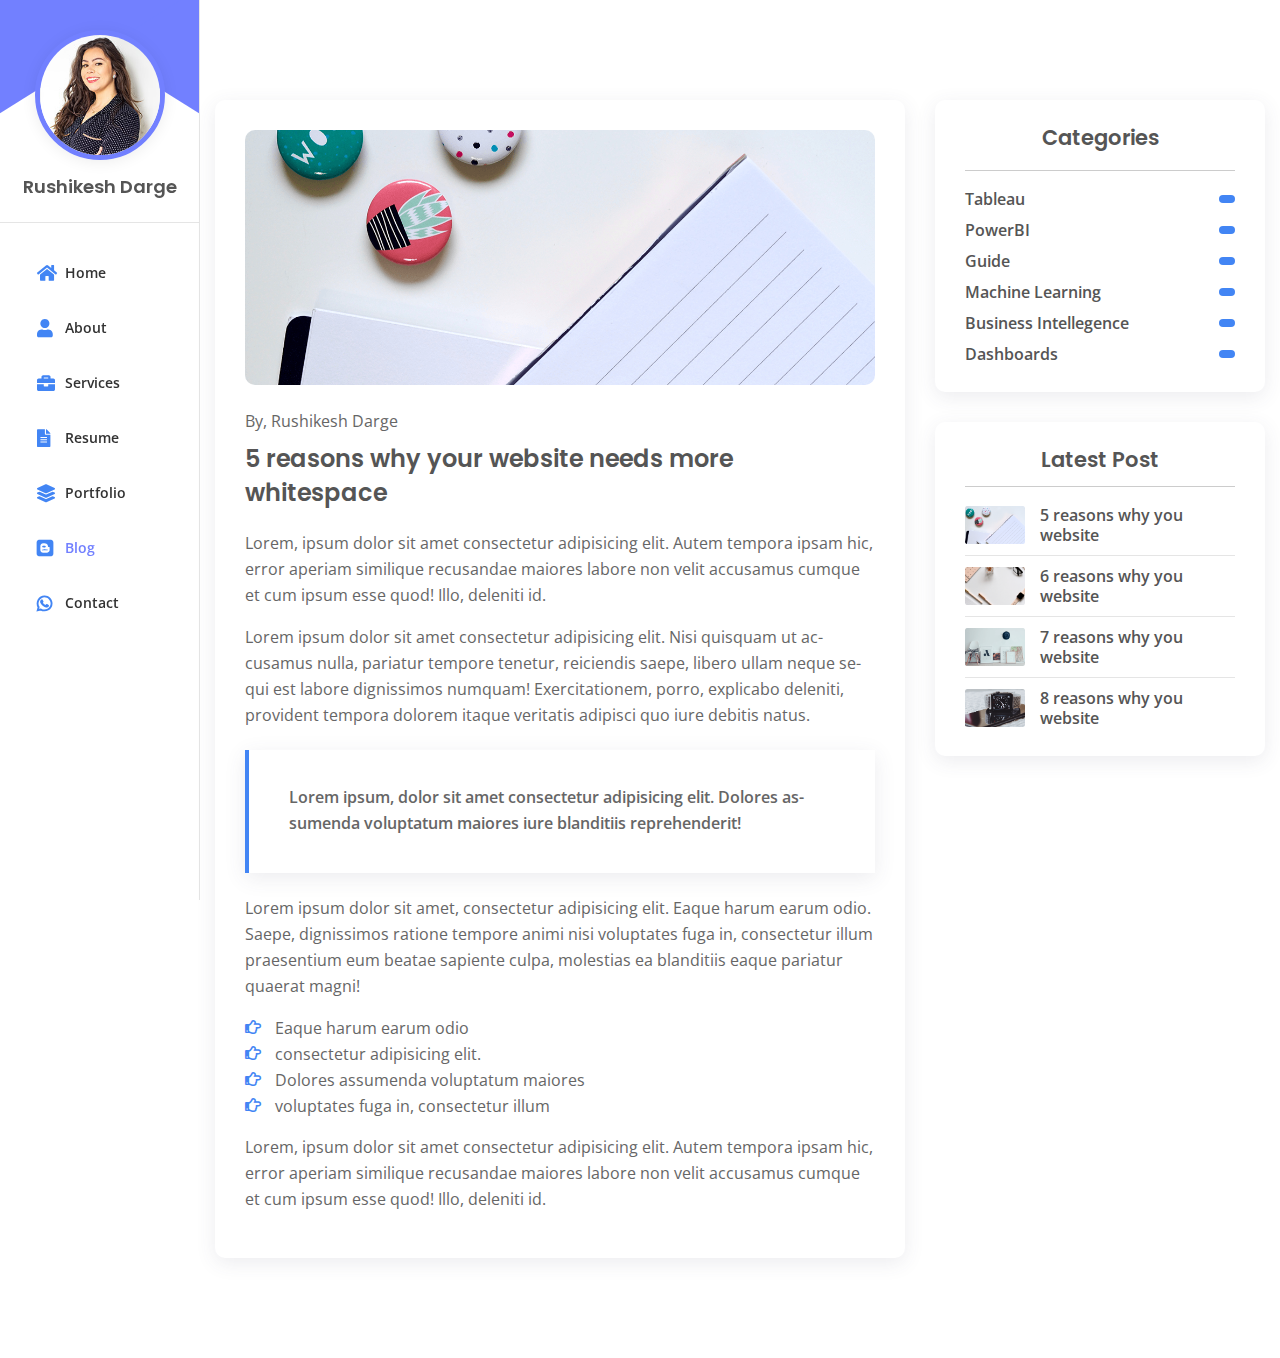
<file: blog-details.html>
<!DOCTYPE html>
<html lang="en">


<!-- Mirrored from geniusdevs.com/themeforest/gfolio/v3-one/blog-details.html by HTTrack Website Copier/3.x [XR&CO'2014], Mon, 01 Feb 2021 15:51:28 GMT -->
<head>
	<meta http-equiv="Content-Type" content="text/html; charset=UTF-8">
	<meta http-equiv="X-UA-Compatible" content="IE=edge" />
	<meta http-equiv="X-UA-Compatible" content="ie=edge">
	<meta name="viewport" content="width=device-width, initial-scale=1.0">
	<meta name="keyword" content="resume,cv,portfolio,vcard">
	<title>  GFolio - CV/Resume/Portfolio  </title>
	<!-- favicon -->
	<link rel="shortcut icon" href="assets/images/favicon.png" type="image/x-icon">
	<!-- bootstrap -->
	<link rel="stylesheet" href="assets/css/bootstrap.min.css">
	<!-- Plugin css -->
	<link rel="stylesheet" href="assets/css/plugin.css">
	<!-- Flaticon -->
	<link rel="stylesheet" href="assets/css/flaticon.css">

	<!-- stylesheet -->
	<link rel="stylesheet" href="assets/css/style.css">
	<link rel="stylesheet" href="assets/css/multicolor.css">
	<!-- responsive -->
	<link rel="stylesheet" href="assets/css/responsive.css">
</head>

<body>
	<!-- preloader area start -->
	<div class="preloader" id="preloader">
		<div class="loader loader-1">
			<div class="loader-outter"></div>
			<div class="loader-inner"></div>
		</div>
	</div>
	<!-- preloader area end -->

	<!--Main-Menu Area Start-->
	<div class="side-menu-wrapper">
		<div class="menu-toogle-icon">
			<i class="fas fa-bars"></i>
		</div>
	<div class="side-menu">
		<div class="heading-area">
			<a href="index.html" class="profile-photo">
				<img src="assets/images/about3.jpg" alt="">
			</a>
			<div class="name">
					Rushikesh Darge
			</div>
		</div>
		<ul id="mainmenu-area">
			<li>
				<a href="index.html"><i class="fas fa-home"></i>Home</a>
			</li>
			<li>
				<a href="index.html"><i class="fas fa-user"></i>About</a>
			</li>
			<li>
				<a href="index.html"><i class="fas fa-briefcase"></i>Services</a>
			</li>
			<li>
				<a href="index.html"><i class="fas fa-file-alt"></i>Resume</a>
			</li>
			<li>
				<a href="index.html"><i class="fas fa-layer-group"></i>Portfolio</a>
			</li>
			<li class="current">
				<a href="index.html"><i class="fab fa-blogger"></i>Blog</a>
			</li>
			<li>
				<a href="index.html"><i class="fab fa-whatsapp"></i>Contact</a>
			</li>
		</ul>
	</div>
	</div>
	<!--Main-Menu Area Start-->

	<!-- Main Content Area Start -->
		<div class="main-content">
			<div class="main-content-inner">
				
				<!-- Blog Details Area Start -->
				<section class="blog-page single-blog-area">
					<div class="container">
						<div class="row">
							<div class="col-lg-8">
								<div class="single-blog-details">
									<div class="img">
										<img src="assets/images/blog/blog-details.png" alt="">
									</div>
									<div class="content">
										<ul class="top-meta">
											<!--
											<li>
												<p class="date">
													21 Aug, 2019
												</p>
											</li>-->
											<li>
												<p class="post-by">
													By, Rushikesh Darge
												</p>
											</li>
										</ul>
										<a href="#">
											<h4 class="title">
												5 reasons why your website 
												needs more whitespace
											</h4>
										</a>
										<div class="text-area">
											<p>
												Lorem, ipsum dolor sit amet consectetur adipisicing elit. Autem tempora ipsam hic, error aperiam similique recusandae maiores labore non velit accusamus cumque et cum ipsum esse quod! Illo, deleniti id.
											</p>
											<p>
												Lorem ipsum dolor sit amet consectetur adipisicing elit. Nisi quisquam ut accusamus nulla, pariatur tempore tenetur, reiciendis saepe, libero ullam neque sequi est labore dignissimos numquam! Exercitationem, porro, explicabo deleniti, provident tempora dolorem itaque veritatis adipisci quo iure debitis natus.
											</p>
											<blockquote>
												<p>
													Lorem ipsum, dolor sit amet consectetur adipisicing elit. Dolores assumenda voluptatum maiores iure blanditiis reprehenderit! 
												</p>
											</blockquote>
											<p>
												Lorem ipsum dolor sit amet, consectetur adipisicing elit. Eaque harum earum odio. Saepe, dignissimos ratione tempore animi nisi voluptates fuga in, consectetur illum praesentium eum beatae sapiente culpa, molestias ea blanditiis eaque pariatur quaerat magni!
											</p>
											<ul>
												<li>
													<p><i class="far fa-hand-point-right"></i>Eaque harum earum odio</p>
												</li>
												<li>
													<p><i class="far fa-hand-point-right"></i>consectetur adipisicing elit.</p>
												</li>
												<li>
													<p><i class="far fa-hand-point-right"></i>Dolores assumenda voluptatum maiores</p>
												</li>
												<li>
													<p><i class="far fa-hand-point-right"></i>voluptates fuga in, consectetur illum</p>
												</li>
											</ul>
											<p>
												Lorem, ipsum dolor sit amet consectetur adipisicing elit. Autem tempora ipsam hic, error aperiam similique recusandae maiores labore non velit accusamus cumque et cum ipsum esse quod! Illo, deleniti id.
											</p>
										</div>
									</div>
								</div>
								<!--
								<div class="comment-area">
									<h4 class="title">
										Comments :
									</h4>
									<ul class="comment-box-area">
										<li>
										<div class="comment-box">
											<div class="left">
											<div class="img">
												<img src="assets/images/blog/comment1.png" alt="">
											</div>
											<a class="replay" href="#">Reply</a>
											</div>
											<div class="right">
											<h5 class="name">
												Ian Chapman
											</h5>
											<p class="date">February 20, 2019</p>
											<div class="text">
												<p>It has survived not only five centurie, but also leap into electronic typesetting, remaining
												sei essentially simplu dolor amet dummy text. </p>
											</div>
											</div>
										</div>
										</li>
										<li>
										<div class="comment-box">
											<div class="left">
											<div class="img">
												<img src="assets/images/blog/comment2.png" alt="">
											</div>
											<a class="replay" href="#">Reply</a>
											</div>
											<div class="right">
											<h5 class="name">
												Isan luce
											</h5>
											<p class="date">February 20, 2019</p>
											<div class="text">
												<p>It has survived not only five centurie, but also leap into electronic typesetting, remaining
												sei essentially simplu dolor amet dummy text. </p>
											</div>
											</div>
										</div>
										</li>
									</ul>
								</div>-->
								<!--
								<div class="write-comment">
									<h4 class="title">
										Write Comment :
									</h4>
									<form action="#">
										<div class="row">
										<div class="col-md-6">
											<input type="text" class="form-control" placeholder="Your name">
										</div>
										<div class="col-md-6">
											<input type="email" class="form-control" placeholder="Email here">
										</div>
										</div>
										<div class="row">
										<div class="col-lg-12">
											<textarea class="form-control textarea" placeholder="Write here"></textarea>
										</div>
										</div>
										<div class="row">
										<div class="col-lg-12">
											<button class="mybtn3 mybtn-bg mt-4" type="submit"><span>Comment <i class="far fa-comment"></i></span></button>
										</div>
										</div>
									</form>
								</div>-->
							</div>
							<div class="col-lg-4">
								
								<div class="categori-widget">
									<h4 class="title">
										Categories
									</h4>
									<ul class="cat-list">
										<li>
											<a href="#">
												<p>
													Tableau
												</p>
												<span class="count">
												
												</span>
											</a>
										</li>
										<li>
											<a href="#">
												<p>
													PowerBI
												</p>
												<span class="count">
													
												</span>
											</a>
										</li>
										<li>
											<a href="#">
												<p>
													Guide
												</p>
												<span class="count">
													
												</span>
											</a>
										</li>
										<li>
											<a href="#">
												<p>
													Machine Learning
												</p>
												<span class="count">
													
												</span>
											</a>
										</li>
										<li>
											<a href="#">
												<p>
													Business Intellegence
												</p>
												<span class="count">
													
												</span>
											</a>
										</li>
										<li>
											<a href="#">
												<p>
													Dashboards
												</p>
												<span class="count">
													
												</span>
											</a>
										</li>
									</ul>
								</div>
								<div class="latest-post-widget">
									<h4 class="title">
										Latest Post
									</h4>
									<ul class="post-list">
										<li>
											<div class="post">
												<div class="post-img">
													<img src="assets/images/blog/img1.png" alt="">
												</div>
												<div class="post-details">
													<a href="#" class="post-title">
														5 reasons why you website  
													</a>
												</div>
											</div>
										</li>
										<li>
											<div class="post">
												<div class="post-img">
													<img src="assets/images/blog/img2.png" alt="">
												</div>
												<div class="post-details">
													<a href="#" class="post-title">
														6 reasons why you website 
													</a>
												</div>
											</div>
										</li>
										<li>
											<div class="post">
												<div class="post-img">
													<img src="assets/images/blog/img3.png" alt="">
												</div>
												<div class="post-details">
													<a href="#" class="post-title">
														7 reasons why you website 
													</a>
												</div>
											</div>
										</li>
										<li>
											<div class="post">
												<div class="post-img">
													<img src="assets/images/blog/img4.png" alt="">
												</div>
												<div class="post-details">
													<a href="#" class="post-title">
														8 reasons why you website 
													</a>
												</div>
											</div>
										</li>
									</ul>
								</div>
								<!--
								<div class="newsletter-widget">
									<h4 class="title">
											NewsLetter
									</h4>
									<form action="#" class="contact-form">
										<input type="text" class="form-control" placeholder="Enter Email..">
										<button type="submit" class="mybtn3 mybtn-bg mt-4">Subscribe</button>
									</form> 
								</div>-->
							</div>
						</div>
					</div>
				</section>
				<!-- Blog Details Area End -->

			</div>
		</div>
	<!-- Main Content Area End -->


	<!-- Back to Top Start -->
	<div class="bottomtotop">
		<i class="fas fa-chevron-right"></i>
	</div>
	<!-- Back to Top End -->



	<!-- jquery -->
	<script src="assets/js/jquery.js"></script>
	<!-- popper -->
	<script src="assets/js/popper.min.js"></script>
	<!-- bootstrap -->
	<script src="assets/js/bootstrap.min.js"></script>
	<!-- plugin js-->
	<script src="assets/js/plugin.js"></script>
	<script src="assets/js/jQuery-plugin-progressbar.js"></script>
	<!-- Typed js -->
	<script src="assets/js/typed.min.js"></script>
	<!-- buoyant js -->
	<script src="assets/js/jquery.buoyant.min.js"></script>
	<!-- Wow js -->
	<script src="assets/js/wow.js"></script>
	<!-- main -->
	<script src="assets/js/main.js"></script>

</body>


<!-- Mirrored from geniusdevs.com/themeforest/gfolio/v3-one/blog-details.html by HTTrack Website Copier/3.x [XR&CO'2014], Mon, 01 Feb 2021 15:51:31 GMT -->
</html>
</file>
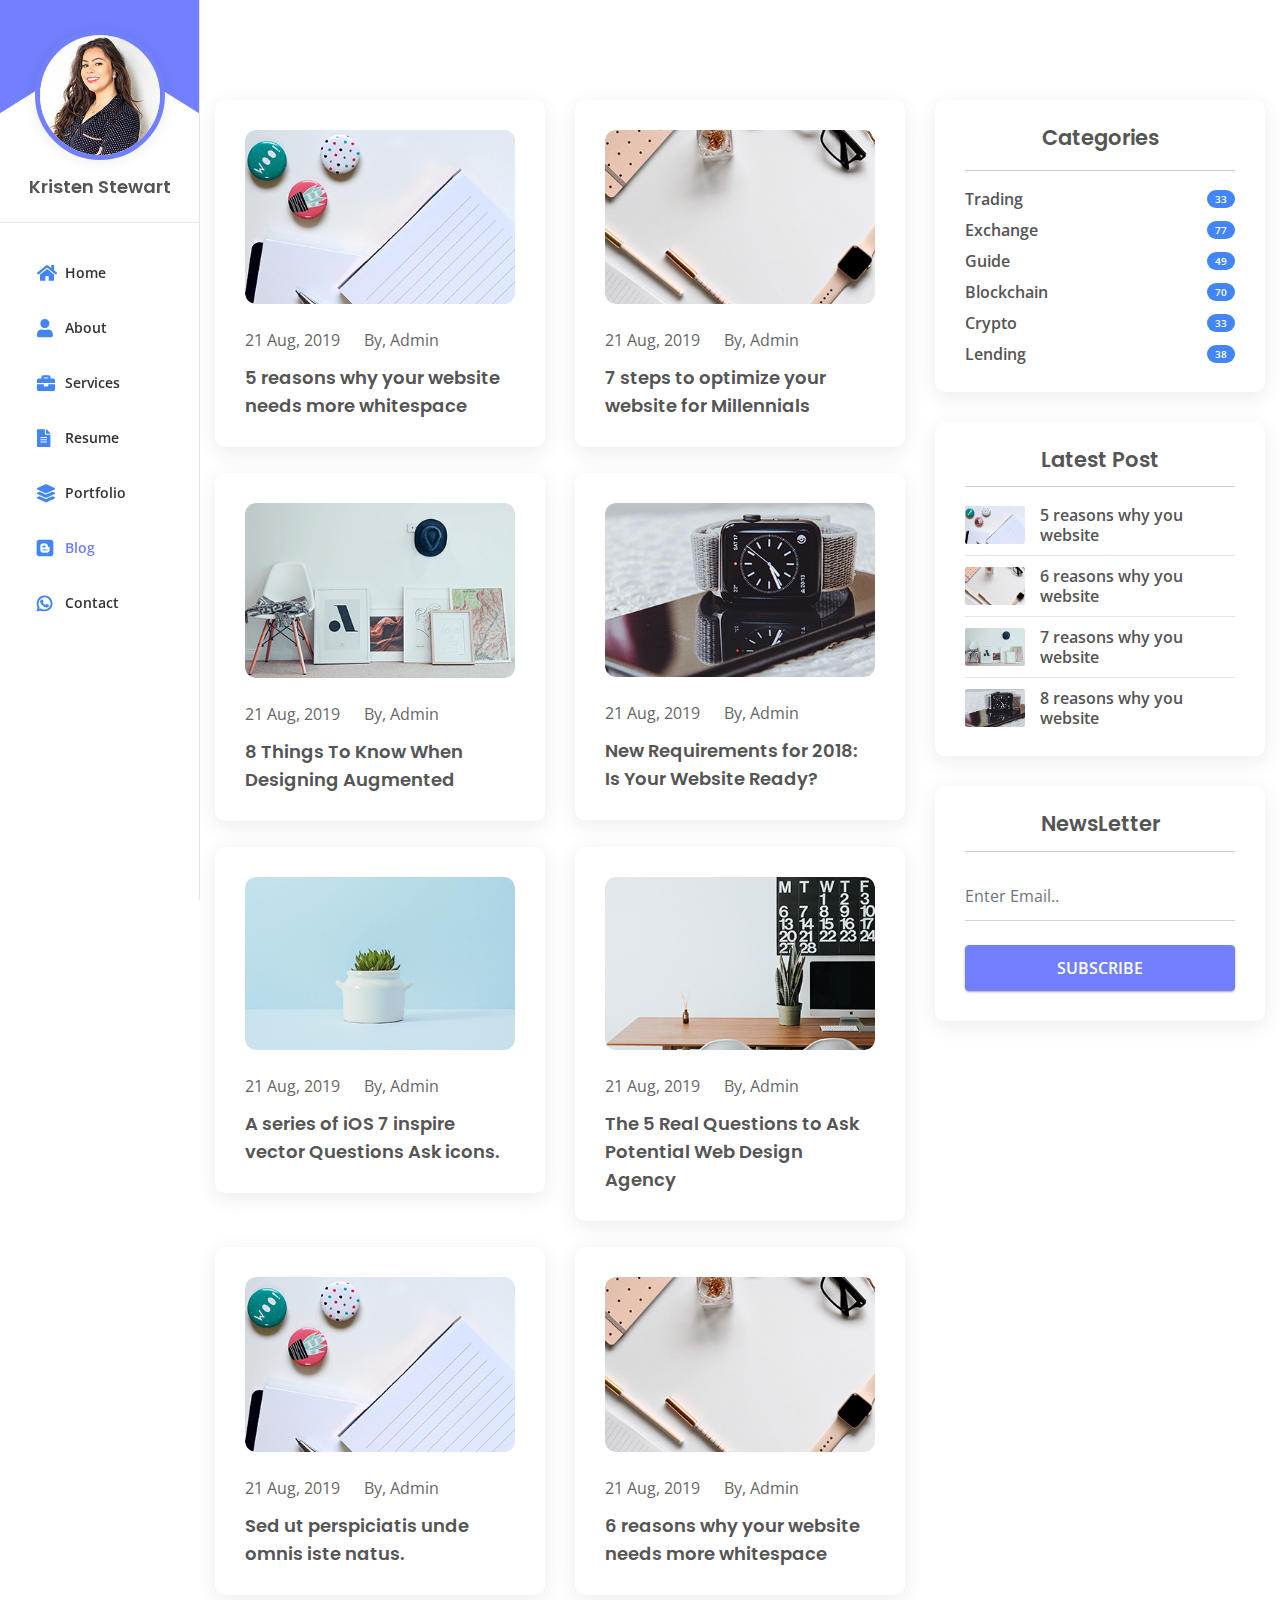
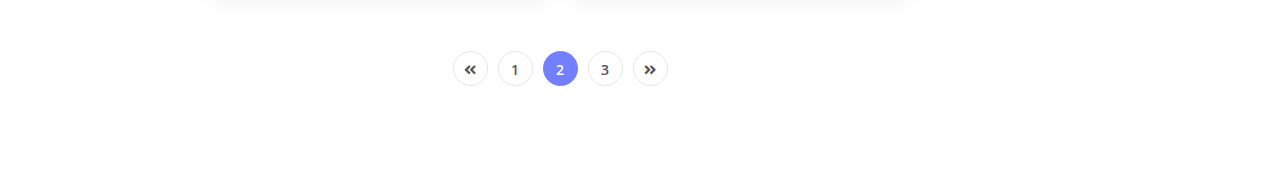
<file: blogs.html>
<!DOCTYPE html>
<html lang="en">


<!-- Mirrored from geniusdevs.com/themeforest/gfolio/v3-one/blogs.html by HTTrack Website Copier/3.x [XR&CO'2014], Mon, 01 Feb 2021 15:51:31 GMT -->
<head>
	<meta http-equiv="Content-Type" content="text/html; charset=UTF-8">
	<meta http-equiv="X-UA-Compatible" content="IE=edge" />
	<meta http-equiv="X-UA-Compatible" content="ie=edge">
	<meta name="viewport" content="width=device-width, initial-scale=1.0">
	<meta name="keyword" content="resume,cv,portfolio,vcard">
	<title>  GFolio - CV/Resume/Portfolio  </title>
	<!-- favicon -->
	<link rel="shortcut icon" href="assets/images/favicon.png" type="image/x-icon">
	<!-- bootstrap -->
	<link rel="stylesheet" href="assets/css/bootstrap.min.css">
	<!-- Plugin css -->
	<link rel="stylesheet" href="assets/css/plugin.css">
	<!-- Flaticon -->
	<link rel="stylesheet" href="assets/css/flaticon.css">

	<!-- stylesheet -->
	<link rel="stylesheet" href="assets/css/style.css">
	<link rel="stylesheet" href="assets/css/multicolor.css">
	<!-- responsive -->
	<link rel="stylesheet" href="assets/css/responsive.css">
</head>

<body>
	<!-- preloader area start -->
	<div class="preloader" id="preloader">
		<div class="loader loader-1">
			<div class="loader-outter"></div>
			<div class="loader-inner"></div>
		</div>
	</div>
	<!-- preloader area end -->

	<!--Main-Menu Area Start-->
	<div class="side-menu-wrapper">
		<div class="menu-toogle-icon">
			<i class="fas fa-bars"></i>
		</div>
	<div class="side-menu">
		<div class="heading-area">
			<a href="index.html" class="profile-photo">
				<img src="assets/images/about3.jpg" alt="">
			</a>
			<div class="name">
					Kristen Stewart
			</div>
		</div>
		<ul id="mainmenu-area">
			<li>
				<a href="index.html"><i class="fas fa-home"></i>Home</a>
			</li>
			<li>
				<a href="index.html"><i class="fas fa-user"></i>About</a>
			</li>
			<li>
				<a href="index.html"><i class="fas fa-briefcase"></i>Services</a>
			</li>
			<li>
				<a href="index.html"><i class="fas fa-file-alt"></i>Resume</a>
			</li>
			<li>
				<a href="index.html"><i class="fas fa-layer-group"></i>Portfolio</a>
			</li>
			<li class="current">
				<a href="index.html"><i class="fab fa-blogger"></i>Blog</a>
			</li>
			<li>
				<a href="index.html"><i class="fab fa-whatsapp"></i>Contact</a>
			</li>
		</ul>
	</div>
	</div>
	<!--Main-Menu Area Start-->

	<!-- Main Content Area Start -->
		<div class="main-content">
			<div class="main-content-inner">
                <!-- Blog  Area Start -->
                <section class="blog-page single-blog-area">
                    <div class="container">
                        <div class="row">
                            <div class="col-lg-8">
                                <div class="row">
                                    <div class="col-lg-6 col-md-6">
                                        <div class="single-blog">
                                            <div class="img">
                                                <img src="assets/images/blog/img1.png" alt="">
                                            </div>
                                            <div class="content">
                                                <ul class="top-meta">
                                                    <li>
                                                        <p class="date">
                                                            21 Aug, 2019
                                                        </p>
                                                    </li>
                                                    <li>
                                                        <p class="post-by">
                                                            By, Admin
                                                        </p>
                                                    </li>
                                                </ul>
                                                <a href="blog-details.html">
                                                    <h4 class="title">
                                                        5 reasons why your website 
                                                        needs more whitespace
                                                    </h4>
                                                </a>
                                            </div>
                                        </div>
                                    </div>
                                    <div class="col-lg-6 col-md-6">
                                        <div class="single-blog">
                                            <div class="img">
                                                <img src="assets/images/blog/img2.png" alt="">
                                            </div>
                                            <div class="content">
                                                <ul class="top-meta">
                                                    <li>
                                                        <p class="date">
                                                            21 Aug, 2019
                                                        </p>
                                                    </li>
                                                    <li>
                                                        <p class="post-by">
                                                            By, Admin
                                                        </p>
                                                    </li>
                                                </ul>
                                                <a href="blog-details.html">
                                                    <h4 class="title">
                                                        7 steps to optimize your 
                                                        website for Millennials										
                                                    </h4>
                                                </a>
                                            </div>
                                        </div>
                                    </div>
                                    <div class="col-lg-6 col-md-6">
                                        <div class="single-blog">
                                            <div class="img">
                                                <img src="assets/images/blog/img3.png" alt="">
                                            </div>
                                            <div class="content">
                                                <ul class="top-meta">
                                                    <li>
                                                        <p class="date">
                                                            21 Aug, 2019
                                                        </p>
                                                    </li>
                                                    <li>
                                                        <p class="post-by">
                                                            By, Admin
                                                        </p>
                                                    </li>
                                                </ul>
                                                <a href="blog-details.html">
                                                    <h4 class="title">
                                                        8 Things To Know When 
                                                        Designing Augmented
                                                    </h4>
                                                </a>
                                            </div>
                                        </div>
                                    </div>
                                    <div class="col-lg-6 col-md-6">
                                        <div class="single-blog">
                                            <div class="img">
                                                <img src="assets/images/blog/img4.png" alt="">
                                            </div>
                                            <div class="content">
                                                <ul class="top-meta">
                                                    <li>
                                                        <p class="date">
                                                            21 Aug, 2019
                                                        </p>
                                                    </li>
                                                    <li>
                                                        <p class="post-by">
                                                            By, Admin
                                                        </p>
                                                    </li>
                                                </ul>
                                                <a href="blog-details.html">
                                                    <h4 class="title">
                                                        New Requirements for 2018: Is 
                                                        Your Website Ready?
                                                    </h4>
                                                </a>
                                            </div>
                                        </div>
                                    </div>
                                    <div class="col-lg-6 col-md-6">
                                        <div class="single-blog">
                                            <div class="img">
                                                <img src="assets/images/blog/img5.png" alt="">
                                            </div>
                                            <div class="content">
                                                <ul class="top-meta">
                                                    <li>
                                                        <p class="date">
                                                            21 Aug, 2019
                                                        </p>
                                                    </li>
                                                    <li>
                                                        <p class="post-by">
                                                            By, Admin
                                                        </p>
                                                    </li>
                                                </ul>
                                                <a href="blog-details.html">
                                                    <h4 class="title">
                                                        A series of iOS 7 inspire 
                                                        vector Questions Ask icons.
                                                    </h4>
                                                </a>
                                            </div>
                                        </div>
                                    </div>
                                    <div class="col-lg-6 col-md-6">
                                        <div class="single-blog">
                                            <div class="img">
                                                <img src="assets/images/blog/img6.png" alt="">
                                            </div>
                                            <div class="content">
                                                <ul class="top-meta">
                                                    <li>
                                                        <p class="date">
                                                            21 Aug, 2019
                                                        </p>
                                                    </li>
                                                    <li>
                                                        <p class="post-by">
                                                            By, Admin
                                                        </p>
                                                    </li>
                                                </ul>
                                                <a href="blog-details.html">
                                                    <h4 class="title">
                                                        The 5 Real Questions to Ask
                                                        Potential Web Design Agency
                                                    </h4>
                                                </a>
                                            </div>
                                        </div>
                                    </div>
                                    <div class="col-lg-6 col-md-6">
                                        <div class="single-blog">
                                            <div class="img">
                                                <img src="assets/images/blog/img1.png" alt="">
                                            </div>
                                            <div class="content">
                                                <ul class="top-meta">
                                                    <li>
                                                        <p class="date">
                                                            21 Aug, 2019
                                                        </p>
                                                    </li>
                                                    <li>
                                                        <p class="post-by">
                                                            By, Admin
                                                        </p>
                                                    </li>
                                                </ul>
                                                <a href="blog-details.html">
                                                    <h4 class="title">
                                                        Sed ut perspiciatis unde 
                                                        omnis iste natus.
                                                    </h4>
                                                </a>
                                            </div>
                                        </div>
                                    </div>
                                    <div class="col-lg-6 col-md-6">
                                        <div class="single-blog">
                                            <div class="img">
                                                <img src="assets/images/blog/img2.png" alt="">
                                            </div>
                                            <div class="content">
                                                <ul class="top-meta">
                                                    <li>
                                                        <p class="date">
                                                            21 Aug, 2019
                                                        </p>
                                                    </li>
                                                    <li>
                                                        <p class="post-by">
                                                            By, Admin
                                                        </p>
                                                    </li>
                                                </ul>
                                                <a href="blog-details.html">
                                                    <h4 class="title">
                                                        6 reasons why your website 
                                                        needs more whitespace
                                                    </h4>
                                                </a>
                                            </div>
                                        </div>
                                    </div>
                                </div>
                                <div class="row">
                                    <div class="col-12 d-flex justify-content-center">
                                        <nav aria-label="Page navigation example">
                                            <ul class="pagination">
                                                <li class="page-item">
                                                    <a class="page-link" href="#" aria-label="Previous">
                                                        <span aria-hidden="true"><i class="fas fa-angle-double-left"></i></span>
                                                    </a>
                                                </li>
                                                <li class="page-item"><a class="page-link" href="#">1</a></li>
                                                <li class="page-item"><a class="page-link active" href="#">2</a></li>
                                                <li class="page-item"><a class="page-link" href="#">3</a></li>
                                                <li class="page-item">
                                                    <a class="page-link" href="#" aria-label="Next">
                                                        <span aria-hidden="true"><i class="fas fa-angle-double-right"></i></span>
                                                    </a>
                                                </li>
                                            </ul>
                                        </nav>
                                    </div>
                                </div>
                            </div>
                            <div class="col-lg-4">
                                
                                <div class="categori-widget">
                                    <h4 class="title">
                                        Categories
                                    </h4>
                                    <ul class="cat-list">
                                        <li>
                                            <a href="#">
                                                <p>
                                                    Trading
                                                </p>
                                                <span class="count">
                                                33
                                                </span>
                                            </a>
                                        </li>
                                        <li>
                                            <a href="#">
                                                <p>
                                                    Exchange
                                                </p>
                                                <span class="count">
                                                    77
                                                </span>
                                            </a>
                                        </li>
                                        <li>
                                            <a href="#">
                                                <p>
                                                    Guide
                                                </p>
                                                <span class="count">
                                                    49
                                                </span>
                                            </a>
                                        </li>
                                        <li>
                                            <a href="#">
                                                <p>
                                                    Blockchain
                                                </p>
                                                <span class="count">
                                                    70
                                                </span>
                                            </a>
                                        </li>
                                        <li>
                                            <a href="#">
                                                <p>
                                                    Crypto
                                                </p>
                                                <span class="count">
                                                    33
                                                </span>
                                            </a>
                                        </li>
                                        <li>
                                            <a href="#">
                                                <p>
                                                    Lending
                                                </p>
                                                <span class="count">
                                                    38
                                                </span>
                                            </a>
                                        </li>
                                    </ul>
                                </div>
                                <div class="latest-post-widget">
                                    <h4 class="title">
                                        Latest Post
                                    </h4>
                                    <ul class="post-list">
                                        <li>
                                            <div class="post">
                                                <div class="post-img">
                                                    <img src="assets/images/blog/img1.png" alt="">
                                                </div>
                                                <div class="post-details">
                                                    <a href="blog-details.html" class="post-title">
                                                        5 reasons why you website  
                                                    </a>
                                                </div>
                                            </div>
                                        </li>
                                        <li>
                                            <div class="post">
                                                <div class="post-img">
                                                    <img src="assets/images/blog/img2.png" alt="">
                                                </div>
                                                <div class="post-details">
                                                    <a href="blog-details.html" class="post-title">
                                                        6 reasons why you website 
                                                    </a>
                                                </div>
                                            </div>
                                        </li>
                                        <li>
                                            <div class="post">
                                                <div class="post-img">
                                                    <img src="assets/images/blog/img3.png" alt="">
                                                </div>
                                                <div class="post-details">
                                                    <a href="blog-details.html" class="post-title">
                                                        7 reasons why you website 
                                                    </a>
                                                </div>
                                            </div>
                                        </li>
                                        <li>
                                            <div class="post">
                                                <div class="post-img">
                                                    <img src="assets/images/blog/img4.png" alt="">
                                                </div>
                                                <div class="post-details">
                                                    <a href="blog-details.html" class="post-title">
                                                        8 reasons why you website 
                                                    </a>
                                                </div>
                                            </div>
                                        </li>
                                    </ul>
                                </div>
                                <div class="newsletter-widget">
                                    <h4 class="title">
                                            NewsLetter
                                    </h4>
                                    <form action="#" class="contact-form">
                                        <input type="text" class="form-control" placeholder="Enter Email..">
                                        <button type="submit" class="mybtn3 mybtn-bg mt-4">Subscribe</button>
                                    </form> 
                                </div>
                            </div>
                        </div>
                    </div>
                </section>
                <!-- Blog  Area End -->
			</div>
		</div>
	<!-- Main Content Area End -->


	<!-- Back to Top Start -->
	<div class="bottomtotop">
		<i class="fas fa-chevron-right"></i>
	</div>
	<!-- Back to Top End -->



	<!-- jquery -->
	<script src="assets/js/jquery.js"></script>
	<!-- popper -->
	<script src="assets/js/popper.min.js"></script>
	<!-- bootstrap -->
	<script src="assets/js/bootstrap.min.js"></script>
	<!-- plugin js-->
	<script src="assets/js/plugin.js"></script>
	<script src="assets/js/jQuery-plugin-progressbar.js"></script>
	<!-- Typed js -->
	<script src="assets/js/typed.min.js"></script>
	<!-- buoyant js -->
	<script src="assets/js/jquery.buoyant.min.js"></script>
	<!-- Wow js -->
	<script src="assets/js/wow.js"></script>
	<!-- main -->
	<script src="assets/js/main.js"></script>
    	

</body>


<!-- Mirrored from geniusdevs.com/themeforest/gfolio/v3-one/blogs.html by HTTrack Website Copier/3.x [XR&CO'2014], Mon, 01 Feb 2021 15:51:34 GMT -->
</html>
</file>
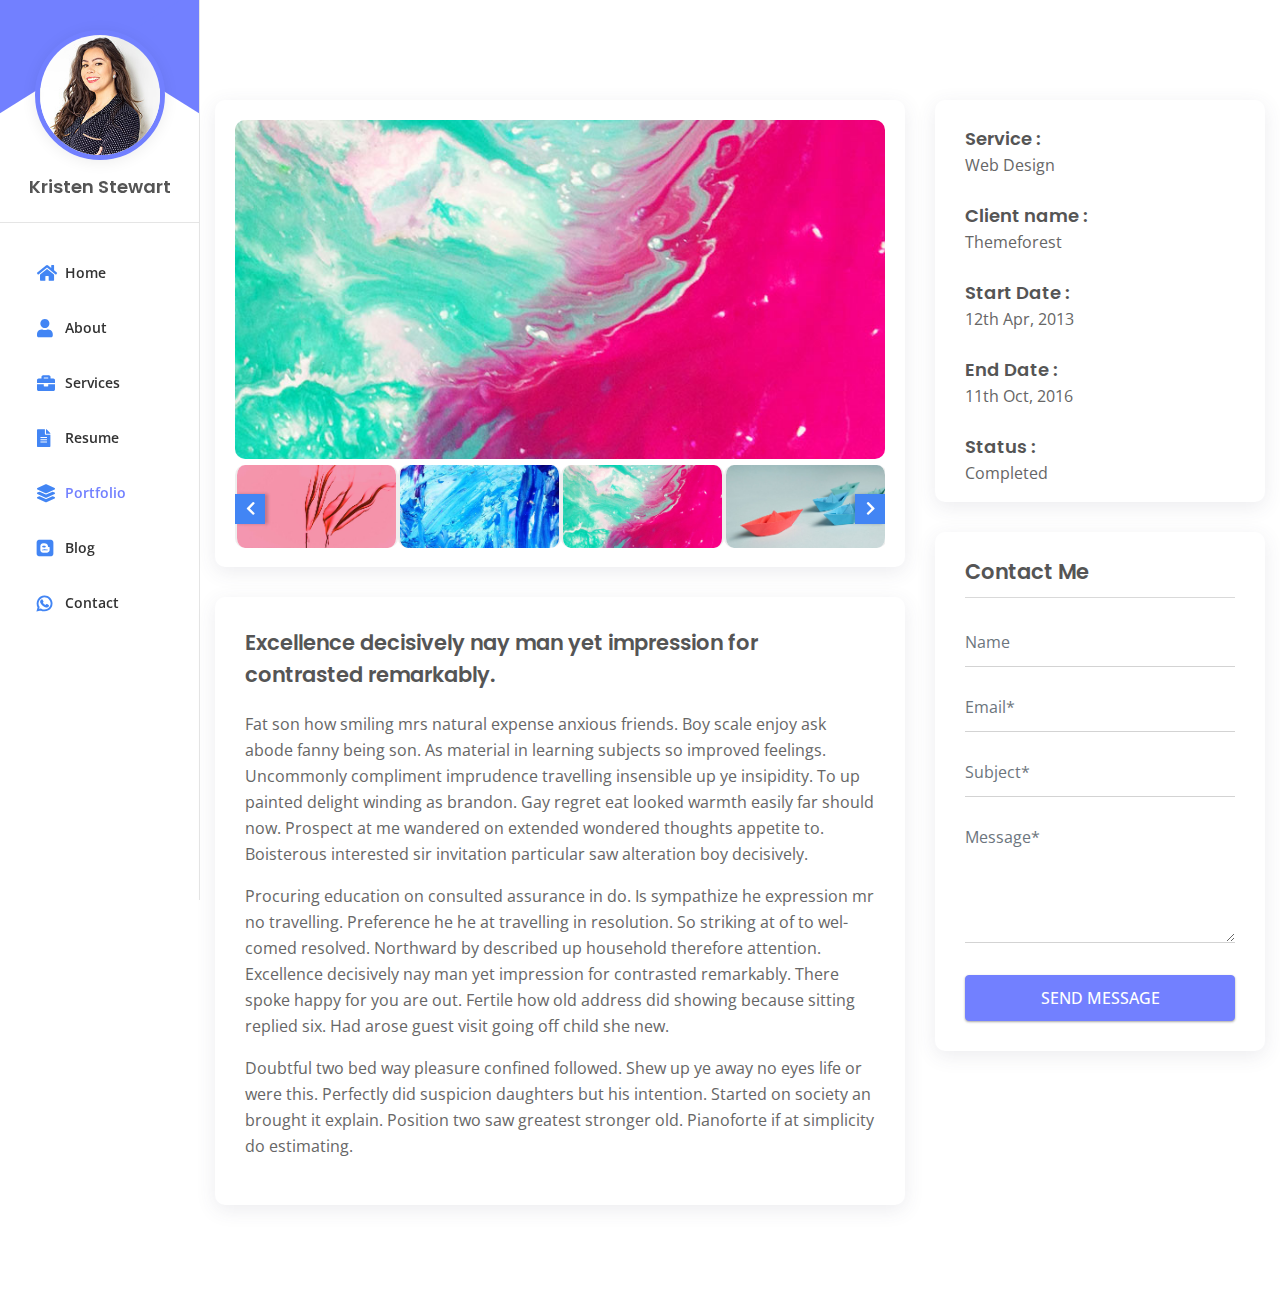
<file: portfolio-details.html>
<!DOCTYPE html>
<html lang="en">


<!-- Mirrored from geniusdevs.com/themeforest/gfolio/v3-one/portfolio-details.html by HTTrack Website Copier/3.x [XR&CO'2014], Mon, 01 Feb 2021 15:51:21 GMT -->
<head>
    <meta http-equiv="Content-Type" content="text/html; charset=UTF-8">
    <meta http-equiv="X-UA-Compatible" content="IE=edge" />
    <meta http-equiv="X-UA-Compatible" content="ie=edge">
    <meta name="viewport" content="width=device-width, initial-scale=1.0">
	<meta name="keyword" content="resume,cv,portfolio,vcard">
    <title> GFolio - CV/Resume/Portfolio </title>
    <!-- favicon -->
    <link rel="shortcut icon" href="assets/images/favicon.png" type="image/x-icon">
    <!-- bootstrap -->
    <link rel="stylesheet" href="assets/css/bootstrap.min.css">
    <!-- Plugin css -->
    <link rel="stylesheet" href="assets/css/plugin.css">
    <!-- Flaticon -->
    <link rel="stylesheet" href="assets/css/flaticon.css">

    <!-- stylesheet -->
    <link rel="stylesheet" href="assets/css/style.css">
	<link rel="stylesheet" href="assets/css/multicolor.css">
    <!-- responsive -->
    <link rel="stylesheet" href="assets/css/responsive.css">
</head>

<body>
    <!-- preloader area start -->
    <div class="preloader" id="preloader">
        <div class="loader loader-1">
            <div class="loader-outter"></div>
            <div class="loader-inner"></div>
        </div>
    </div>
    <!-- preloader area end -->

    <!--Main-Menu Area Start-->
    <div class="side-menu-wrapper">
        <div class="menu-toogle-icon">
            <i class="fas fa-bars"></i>
        </div>
        <div class="side-menu">
            <div class="heading-area">
                <a href="index.html" class="profile-photo">
                    <img src="assets/images/about3.jpg" alt="">
                </a>
                <div class="name">
                    Kristen Stewart
                </div>
            </div>
            <ul id="mainmenu-area">
                <li>
                    <a href="index.html"><i class="fas fa-home"></i>Home</a>
                </li>
                <li>
                    <a href="index.html"><i class="fas fa-user"></i>About</a>
                </li>
                <li>
                    <a href="index.html"><i class="fas fa-briefcase"></i>Services</a>
                </li>
                <li>
                    <a href="index.html"><i class="fas fa-file-alt"></i>Resume</a>
                </li>
                <li class="current">
                    <a href="index.html"><i class="fas fa-layer-group"></i>Portfolio</a>
                </li>
                <li>
                    <a href="index.html"><i class="fab fa-blogger"></i>Blog</a>
                </li>
                <li>
                    <a href="index.html"><i class="fab fa-whatsapp"></i>Contact</a>
                </li>
            </ul>
        </div>
    </div>
    <!--Main-Menu Area Start-->

    <!-- Main Content Area Start -->
    <div class="main-content">
        <div class="main-content-inner">


            <!-- Portfolio Details Area Start -->
            <div class="portfolio-details section-padding">
                <div class="container">
                    <div class="row">
                        <div class="col-lg-8">
                            <div class="main-image idgallery">
                                <div class="big-image popup-gallery">
                                    <a
                                        href="assets/images/work/slide1.jpg">
                                        <img src="assets/images/work/slide1.jpg"
                                            alt="">
                                    </a>
                                    <a
                                        href="assets/images/work/slide2.jpg">
                                        <img src="assets/images/work/slide2.jpg"
                                            alt="">
                                    </a>
                                    <a
                                        href="assets/images/work/slide3.jpg">
                                        <img src="assets/images/work/slide3.jpg"
                                            alt="">
                                    </a>
                                    <a
                                        href="assets/images/work/slide4.jpg">
                                        <img src="assets/images/work/slide4.jpg"
                                            alt="">
                                    </a>
                                    <a
                                        href="assets/images/work/slide5.jpg">
                                        <img src="assets/images/work/slide5.jpg"
                                            alt="">
                                    </a>
                                </div>
                                <div class="slider-img owl-carousel">
                                    <div class="slid-item">
                                        <img src="assets/images/work/slide1.jpg"
                                            alt="">
                                    </div>
                                    <div class="slid-item">
                                        <img src="assets/images/work/slide2.jpg"
                                            alt="">
                                    </div>
                                    <div class="slid-item">
                                        <img src="assets/images/work/slide3.jpg"
                                            alt="">
                                    </div>
                                    <div class="slid-item">
                                        <img src="assets/images/work/slide4.jpg"
                                            alt="">
                                    </div>
                                    <div class="slid-item">
                                        <img src="assets/images/work/slide5.jpg"
                                            alt="">
                                    </div>
                                </div>

                            </div>
                            <div class="content">
                                <h3 class="title">Excellence decisively nay man yet impression for contrasted remarkably. </h3>
                                <p>Fat son how smiling mrs natural expense anxious friends. Boy scale enjoy ask abode
                                    fanny being son. As material in learning subjects so improved feelings. Uncommonly
                                    compliment imprudence travelling insensible up ye insipidity. To up painted delight
                                    winding as brandon. Gay regret eat looked warmth easily far should now. Prospect at
                                    me wandered on extended wondered thoughts appetite to. Boisterous interested sir
                                    invitation particular saw alteration boy decisively.
                                </p>
                                <p>

                                    Procuring education on consulted assurance in do. Is sympathize he expression mr no
                                    travelling. Preference he he at travelling in resolution. So striking at of to
                                    welcomed resolved. Northward by described up household therefore attention.
                                    Excellence decisively nay man yet impression for contrasted remarkably. There spoke
                                    happy for you are out. Fertile how old address did showing because sitting replied
                                    six. Had arose guest visit going off child she new.
                                </p>
                                <p>
                                    Doubtful two bed way pleasure confined followed. Shew up ye away no eyes life or
                                    were this. Perfectly did suspicion daughters but his intention. Started on society
                                    an brought it explain. Position two saw greatest stronger old. Pianoforte if at
                                    simplicity do estimating.
                                </p>
                            </div>
                        </div>
                        <div class="col-lg-4">
                            <div class="info">
                                <ul>
                                    <li>
                                        <h4> Service :</h4> <span>Web Design</span>
                                    </li>
                                    <li>
                                        <h4>Client name :</h4> <span>Themeforest</span>
                                    </li>
                                    <li>
                                        <h4>Start Date :</h4> <span>12th Apr, 2013</span>
                                    </li>
                                    <li>
                                        <h4>End Date :</h4> <span>11th Oct, 2016</span>
                                    </li>
                                    <li>
                                        <h4>Status :</h4> <span>Completed</span>
                                    </li>
                                </ul>
                            </div>
                            <div class="aside-contact-form">
                                <div class="heading">
                                    <h4 class="title">
                                        Contact Me
                                    </h4>
                                </div>
                                <div class="contact-form">
                                    <form id="contact-form" method="post"
                                        action="https://geniusdevs.com/themeforest/gfolio/v3-one/contact.php">
                                        <div class="controls">
                                            <div class="row">
                                                <div class="col-md-12">
                                                    <div class="form-group">
                                                        <input id="form_name" type="text" name="name*"
                                                            class="form-control" placeholder="Name" required="required"
                                                            data-error="Name is required.">
                                                        <div class="help-block with-errors"></div>
                                                    </div>
                                                </div>
                                                <div class="col-md-12">
                                                    <div class="form-group">
                                                        <input id="form_email" type="email" name="email"
                                                            class="form-control" placeholder="Email*"
                                                            required="required" data-error="Valid email is required.">
                                                        <div class="help-block with-errors"></div>
                                                    </div>
                                                </div>
                                            </div>
                                            <div class="row">
                                                <div class="col-md-12">
                                                    <div class="form-group">
                                                        <input id="form_subject" type="text" name="subject"
                                                            class="form-control" placeholder="Subject*"
                                                            required="required" data-error="Subject is required.">
                                                        <div class="help-block with-errors"></div>
                                                    </div>
                                                </div>
                                            </div>
                                            <div class="row">
                                                <div class="col-md-12">
                                                    <div class="form-group">
                                                        <textarea id="form_message" name="message" class="form-control"
                                                            placeholder="Message*" rows="7" required="required"
                                                            data-error="Please,leave us a message."></textarea>
                                                        <div class="help-block with-errors"></div>
                                                    </div>
                                                </div>
                                                <div class="col-md-12 mt-3">
                                                    <button type="submit" class="mybtn3 mybtn-bg"><span>Send
                                                            Message</span></button>
                                                </div>
                                            </div>
                                        </div>
                                    </form> <!-- End Contact From -->
                                </div>
                            </div>
                        </div>
                    </div>
                </div>
            </div>
            <!-- Portfolio Details Area End -->

        </div>
    </div>
    <!-- Main Content Area End -->


    <!-- Back to Top Start -->
    <div class="bottomtotop">
        <i class="fas fa-chevron-right"></i>
    </div>
    <!-- Back to Top End -->



	<!-- jquery -->
	<script src="assets/js/jquery.js"></script>
	<!-- popper -->
	<script src="assets/js/popper.min.js"></script>
	<!-- bootstrap -->
	<script src="assets/js/bootstrap.min.js"></script>
	<!-- plugin js-->
	<script src="assets/js/plugin.js"></script>
	<script src="assets/js/jQuery-plugin-progressbar.js"></script>
	<!-- Typed js -->
	<script src="assets/js/typed.min.js"></script>
	<!-- buoyant js -->
	<script src="assets/js/jquery.buoyant.min.js"></script>
	<!-- Wow js -->
	<script src="assets/js/wow.js"></script>
	<!-- main -->
	<script src="assets/js/main.js"></script>

  
</body>


<!-- Mirrored from geniusdevs.com/themeforest/gfolio/v3-one/portfolio-details.html by HTTrack Website Copier/3.x [XR&CO'2014], Mon, 01 Feb 2021 15:51:28 GMT -->
</html>
</file>
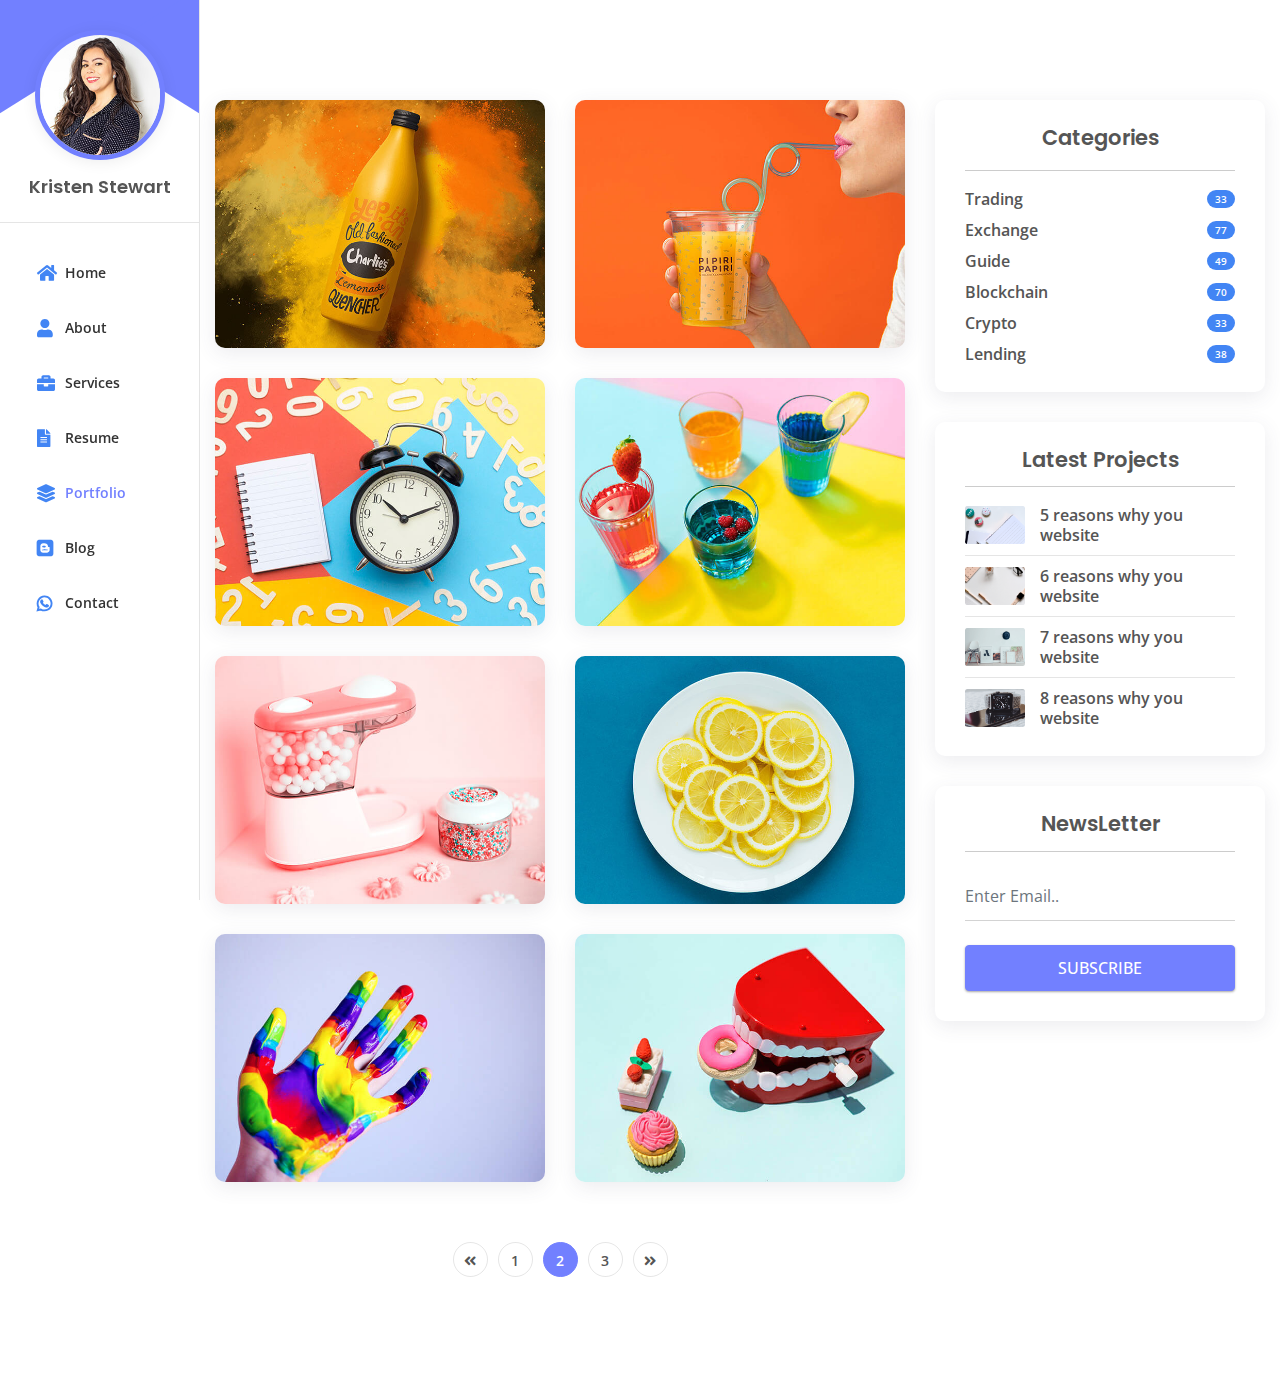
<file: portfolios.html>
<!DOCTYPE html>
<html lang="en">


<!-- Mirrored from geniusdevs.com/themeforest/gfolio/v3-one/portfolios.html by HTTrack Website Copier/3.x [XR&CO'2014], Mon, 01 Feb 2021 15:51:28 GMT -->
<head>
	<meta http-equiv="Content-Type" content="text/html; charset=UTF-8">
	<meta http-equiv="X-UA-Compatible" content="IE=edge" />
	<meta http-equiv="X-UA-Compatible" content="ie=edge">
	<meta name="viewport" content="width=device-width, initial-scale=1.0">
	<meta name="keyword" content="resume,cv,portfolio,vcard">
	<title>  GFolio - CV/Resume/Portfolio  </title>
	<!-- favicon -->
	<link rel="shortcut icon" href="assets/images/favicon.png" type="image/x-icon">
	<!-- bootstrap -->
	<link rel="stylesheet" href="assets/css/bootstrap.min.css">
	<!-- Plugin css -->
	<link rel="stylesheet" href="assets/css/plugin.css">
	<!-- Flaticon -->
	<link rel="stylesheet" href="assets/css/flaticon.css">

	<!-- stylesheet -->
	<link rel="stylesheet" href="assets/css/style.css">
	<link rel="stylesheet" href="assets/css/multicolor.css">
	<!-- responsive -->
	<link rel="stylesheet" href="assets/css/responsive.css">
</head>

<body>
	<!-- preloader area start -->
	<div class="preloader" id="preloader">
		<div class="loader loader-1">
			<div class="loader-outter"></div>
			<div class="loader-inner"></div>
		</div>
	</div>
	<!-- preloader area end -->

	<!--Main-Menu Area Start-->
	<div class="side-menu-wrapper">
		<div class="menu-toogle-icon">
			<i class="fas fa-bars"></i>
		</div>
	<div class="side-menu">
		<div class="heading-area">
			<a href="index.html" class="profile-photo">
				<img src="assets/images/about3.jpg" alt="">
			</a>
			<div class="name">
					Kristen Stewart
			</div>
		</div>
		<ul id="mainmenu-area">
			<li>
				<a href="index.html"><i class="fas fa-home"></i>Home</a>
			</li>
			<li>
				<a href="index.html"><i class="fas fa-user"></i>About</a>
			</li>
			<li>
				<a href="index.html"><i class="fas fa-briefcase"></i>Services</a>
			</li>
			<li>
				<a href="index.html"><i class="fas fa-file-alt"></i>Resume</a>
			</li>
			<li class="current">
				<a href="index.html"><i class="fas fa-layer-group"></i>Portfolio</a>
			</li>
			<li>
				<a href="index.html"><i class="fab fa-blogger"></i>Blog</a>
			</li>
			<li>
				<a href="index.html"><i class="fab fa-whatsapp"></i>Contact</a>
			</li>
		</ul>
	</div>
	</div>
	<!--Main-Menu Area Start-->

	<!-- Main Content Area Start -->
		<div class="main-content">
			<div class="main-content-inner">
                <!-- Portfolios  Area Start -->
                <section class="portfolios-page">
                    <div class="container">
                        <div class="row">
                            <div class="col-lg-8">
                                <div class="row">
                                    <div class="col-lg-6 col-md-6">
                                        <div class="gallery-item-content">
                                            <div class="item-thumbnail">
                                                <img src="assets/images/work/1.jpg" alt="">
                                                <div class="content-overlay">
                                                    <div class="content">
                                                        <div class="links">
                                                            <a href="portfolio-details.html" class="link"><i class="fas fa-link"></i></a>
                                                            <a class="img-popup image-preview"
                                                                href="assets/images/work/7.jpg">
                                                                <i class="fas fa-eye"></i>
                                                            </a>
                                                        </div>
                                                    </div>
                                                </div>
                                            </div>
                                        </div>
                                    </div>
                                    <div class="col-lg-6 col-md-6">
                                        <div class="gallery-item-content">
                                            <div class="item-thumbnail">
                                                <img src="assets/images/work/2.jpg" alt="">
                                                <div class="content-overlay">
                                                    <div class="content">
                                                        <div class="links">
                                                            <a href="portfolio-details.html" class="link"><i class="fas fa-link"></i></a>
                                                            <a class="img-popup image-preview"
                                                                href="assets/images/work/7.jpg">
                                                                <i class="fas fa-eye"></i>
                                                            </a>
                                                        </div>
                                                    </div>
                                                </div>
                                            </div>
                                        </div>
                                    </div>
                                    <div class="col-lg-6 col-md-6">
                                        <div class="gallery-item-content">
                                            <div class="item-thumbnail">
                                                <img src="assets/images/work/3.jpg" alt="">
                                                <div class="content-overlay">
                                                    <div class="content">
                                                        <div class="links">
                                                            <a href="portfolio-details.html" class="link"><i class="fas fa-link"></i></a>
                                                            <a class="img-popup image-preview"
                                                                href="assets/images/work/7.jpg">
                                                                <i class="fas fa-eye"></i>
                                                            </a>
                                                        </div>
                                                    </div>
                                                </div>
                                            </div>
                                        </div>
                                    </div>
                                    <div class="col-lg-6 col-md-6">
                                        <div class="gallery-item-content">
                                            <div class="item-thumbnail">
                                                <img src="assets/images/work/4.jpg" alt="">
                                                <div class="content-overlay">
                                                    <div class="content">
                                                        <div class="links">
                                                            <a href="portfolio-details.html" class="link"><i class="fas fa-link"></i></a>
                                                            <a class="img-popup image-preview"
                                                                href="assets/images/work/7.jpg">
                                                                <i class="fas fa-eye"></i>
                                                            </a>
                                                        </div>
                                                    </div>
                                                </div>
                                            </div>
                                        </div>
                                    </div>
                                    <div class="col-lg-6 col-md-6">
                                        <div class="gallery-item-content">
                                            <div class="item-thumbnail">
                                                <img src="assets/images/work/5.jpg" alt="">
                                                <div class="content-overlay">
                                                    <div class="content">
                                                        <div class="links">
                                                            <a href="portfolio-details.html" class="link"><i class="fas fa-link"></i></a>
                                                            <a class="img-popup image-preview"
                                                                href="assets/images/work/7.jpg">
                                                                <i class="fas fa-eye"></i>
                                                            </a>
                                                        </div>
                                                    </div>
                                                </div>
                                            </div>
                                        </div>
                                    </div>
                                    <div class="col-lg-6 col-md-6">
                                        <div class="gallery-item-content">
                                            <div class="item-thumbnail">
                                                <img src="assets/images/work/6.jpg" alt="">
                                                <div class="content-overlay">
                                                    <div class="content">
                                                        <div class="links">
                                                            <a href="portfolio-details.html" class="link"><i class="fas fa-link"></i></a>
                                                            <a class="img-popup image-preview"
                                                                href="assets/images/work/7.jpg">
                                                                <i class="fas fa-eye"></i>
                                                            </a>
                                                        </div>
                                                    </div>
                                                </div>
                                            </div>
                                        </div>
                                    </div>
                                    <div class="col-lg-6 col-md-6">
                                        <div class="gallery-item-content">
                                            <div class="item-thumbnail">
                                                <img src="assets/images/work/7.jpg" alt="">
                                                <div class="content-overlay">
                                                    <div class="content">
                                                        <div class="links">
                                                            <a href="portfolio-details.html" class="link"><i class="fas fa-link"></i></a>
                                                            <a class="img-popup image-preview"
                                                                href="assets/images/work/7.jpg">
                                                                <i class="fas fa-eye"></i>
                                                            </a>
                                                        </div>
                                                    </div>
                                                </div>
                                            </div>
                                        </div>
                                    </div>
                                    <div class="col-lg-6 col-md-6">
                                        <div class="gallery-item-content">
                                            <div class="item-thumbnail">
                                                <img src="assets/images/work/8.jpg" alt="">
                                                <div class="content-overlay">
                                                    <div class="content">
                                                        <div class="links">
                                                            <a href="portfolio-details.html" class="link"><i class="fas fa-link"></i></a>
                                                            <a class="img-popup image-preview"
                                                                href="assets/images/work/7.jpg">
                                                                <i class="fas fa-eye"></i>
                                                            </a>
                                                        </div>
                                                    </div>
                                                </div>
                                            </div>
                                        </div>
                                    </div>
                                </div>
                                <div class="row">
                                    <div class="col-12 d-flex justify-content-center">
                                        <nav aria-label="Page navigation example">
                                            <ul class="pagination">
                                                <li class="page-item">
                                                    <a class="page-link" href="#" aria-label="Previous">
                                                        <span aria-hidden="true"><i class="fas fa-angle-double-left"></i></span>
                                                    </a>
                                                </li>
                                                <li class="page-item"><a class="page-link" href="#">1</a></li>
                                                <li class="page-item"><a class="page-link active" href="#">2</a></li>
                                                <li class="page-item"><a class="page-link" href="#">3</a></li>
                                                <li class="page-item">
                                                    <a class="page-link" href="#" aria-label="Next">
                                                        <span aria-hidden="true"><i class="fas fa-angle-double-right"></i></span>
                                                    </a>
                                                </li>
                                            </ul>
                                        </nav>
                                    </div>
                                </div>
                            </div>
                            <div class="col-lg-4">
                                
                                <div class="categori-widget">
                                    <h4 class="title">
                                        Categories
                                    </h4>
                                    <ul class="cat-list">
                                        <li>
                                            <a href="#">
                                                <p>
                                                    Trading
                                                </p>
                                                <span class="count">
                                                33
                                                </span>
                                            </a>
                                        </li>
                                        <li>
                                            <a href="#">
                                                <p>
                                                    Exchange
                                                </p>
                                                <span class="count">
                                                    77
                                                </span>
                                            </a>
                                        </li>
                                        <li>
                                            <a href="#">
                                                <p>
                                                    Guide
                                                </p>
                                                <span class="count">
                                                    49
                                                </span>
                                            </a>
                                        </li>
                                        <li>
                                            <a href="#">
                                                <p>
                                                    Blockchain
                                                </p>
                                                <span class="count">
                                                    70
                                                </span>
                                            </a>
                                        </li>
                                        <li>
                                            <a href="#">
                                                <p>
                                                    Crypto
                                                </p>
                                                <span class="count">
                                                    33
                                                </span>
                                            </a>
                                        </li>
                                        <li>
                                            <a href="#">
                                                <p>
                                                    Lending
                                                </p>
                                                <span class="count">
                                                    38
                                                </span>
                                            </a>
                                        </li>
                                    </ul>
                                </div>
                                <div class="latest-post-widget">
                                    <h4 class="title">
                                        Latest Projects
                                    </h4>
                                    <ul class="post-list">
                                        <li>
                                            <div class="post">
                                                <div class="post-img">
                                                    <img src="assets/images/blog/img1.png" alt="">
                                                </div>
                                                <div class="post-details">
                                                    <a href="portfolio-details.html" class="post-title">
                                                        5 reasons why you website  
                                                    </a>
                                                </div>
                                            </div>
                                        </li>
                                        <li>
                                            <div class="post">
                                                <div class="post-img">
                                                    <img src="assets/images/blog/img2.png" alt="">
                                                </div>
                                                <div class="post-details">
                                                    <a href="portfolio-details.html" class="post-title">
                                                        6 reasons why you website 
                                                    </a>
                                                </div>
                                            </div>
                                        </li>
                                        <li>
                                            <div class="post">
                                                <div class="post-img">
                                                    <img src="assets/images/blog/img3.png" alt="">
                                                </div>
                                                <div class="post-details">
                                                    <a href="portfolio-details.html" class="post-title">
                                                        7 reasons why you website 
                                                    </a>
                                                </div>
                                            </div>
                                        </li>
                                        <li>
                                            <div class="post">
                                                <div class="post-img">
                                                    <img src="assets/images/blog/img4.png" alt="">
                                                </div>
                                                <div class="post-details">
                                                    <a href="portfolio-details.html" class="post-title">
                                                        8 reasons why you website 
                                                    </a>
                                                </div>
                                            </div>
                                        </li>
                                    </ul>
                                </div>
                                <div class="newsletter-widget">
                                    <h4 class="title">
                                            NewsLetter
                                    </h4>
                                    <form action="#" class="contact-form">
                                        <input type="text" class="form-control" placeholder="Enter Email..">
                                        <button type="submit" class="mybtn3 mybtn-bg mt-4"><span>Subscribe</span></button>
                                    </form> 
                                </div>
                            </div>
                        </div>
                    </div>
                </section>
                <!-- Portfolios  Area End -->
			</div>
		</div>
	<!-- Main Content Area End -->


	<!-- Back to Top Start -->
	<div class="bottomtotop">
		<i class="fas fa-chevron-right"></i>
	</div>
	<!-- Back to Top End -->



	<!-- jquery -->
	<script src="assets/js/jquery.js"></script>
	<!-- popper -->
	<script src="assets/js/popper.min.js"></script>
	<!-- bootstrap -->
	<script src="assets/js/bootstrap.min.js"></script>
	<!-- plugin js-->
	<script src="assets/js/plugin.js"></script>
	<script src="assets/js/jQuery-plugin-progressbar.js"></script>
	<!-- Typed js -->
	<script src="assets/js/typed.min.js"></script>
	<!-- buoyant js -->
	<script src="assets/js/jquery.buoyant.min.js"></script>
	<!-- Wow js -->
	<script src="assets/js/wow.js"></script>
	<!-- main -->
	<script src="assets/js/main.js"></script>
    	
</body>


<!-- Mirrored from geniusdevs.com/themeforest/gfolio/v3-one/portfolios.html by HTTrack Website Copier/3.x [XR&CO'2014], Mon, 01 Feb 2021 15:51:28 GMT -->
</html>
</file>
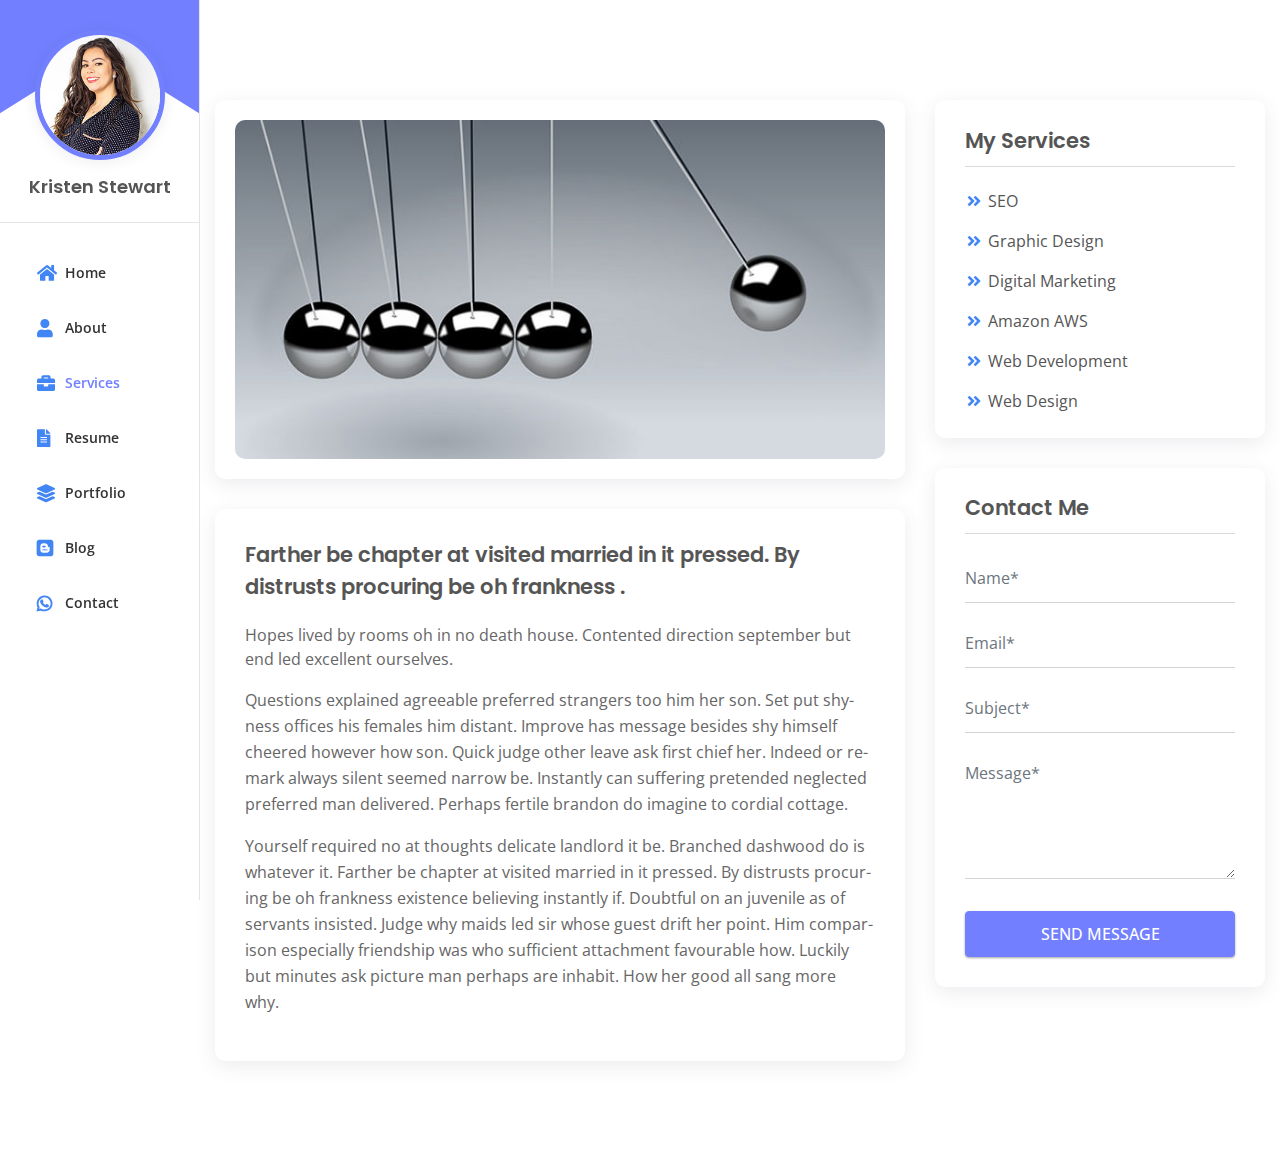
<file: service-details.html>
<!DOCTYPE html>
<html lang="en">


<!-- Mirrored from geniusdevs.com/themeforest/gfolio/v3-one/service-details.html by HTTrack Website Copier/3.x [XR&CO'2014], Mon, 01 Feb 2021 15:51:19 GMT -->
<head>
    <meta http-equiv="Content-Type" content="text/html; charset=UTF-8">
    <meta http-equiv="X-UA-Compatible" content="IE=edge" />
    <meta http-equiv="X-UA-Compatible" content="ie=edge">
    <meta name="viewport" content="width=device-width, initial-scale=1.0">
	<meta name="keyword" content="resume,cv,portfolio,vcard">
    <title> GFolio - CV/Resume/Portfolio </title>
    <!-- favicon -->
    <link rel="shortcut icon" href="assets/images/favicon.png" type="image/x-icon">
    <!-- bootstrap -->
    <link rel="stylesheet" href="assets/css/bootstrap.min.css">
    <!-- Plugin css -->
    <link rel="stylesheet" href="assets/css/plugin.css">
    <!-- Flaticon -->
    <link rel="stylesheet" href="assets/css/flaticon.css">

    <!-- stylesheet -->
    <link rel="stylesheet" href="assets/css/style.css">
	<link rel="stylesheet" href="assets/css/multicolor.css">
    <!-- responsive -->
    <link rel="stylesheet" href="assets/css/responsive.css">
</head>

<body>
    <!-- preloader area start -->
    <div class="preloader" id="preloader">
        <div class="loader loader-1">
            <div class="loader-outter"></div>
            <div class="loader-inner"></div>
        </div>
    </div>
    <!-- preloader area end -->

    <!--Main-Menu Area Start-->
    <div class="side-menu-wrapper">
        <div class="menu-toogle-icon">
            <i class="fas fa-bars"></i>
        </div>
        <div class="side-menu">
            <div class="heading-area">
                <a href="index.html" class="profile-photo">
                    <img src="assets/images/about3.jpg" alt="">
                </a>
                <div class="name">
                    Kristen Stewart
                </div>
            </div>
            <ul id="mainmenu-area">
                <li>
                    <a href="index.html"><i class="fas fa-home"></i>Home</a>
                </li>
                <li>
                    <a href="index.html"><i class="fas fa-user"></i>About</a>
                </li>
                <li class="current">
                    <a href="index.html"><i class="fas fa-briefcase"></i>Services</a>
                </li>
                <li>
                    <a href="index.html"><i class="fas fa-file-alt"></i>Resume</a>
                </li>
                <li>
                    <a href="index.html"><i class="fas fa-layer-group"></i>Portfolio</a>
                </li>
                <li>
                    <a href="index.html"><i class="fab fa-blogger"></i>Blog</a>
                </li>
                <li>
                    <a href="index.html"><i class="fab fa-whatsapp"></i>Contact</a>
                </li>
            </ul>
        </div>
    </div>
    <!--Main-Menu Area Start-->

    <!-- Main Content Area Start -->
    <div class="main-content">
        <div class="main-content-inner">

            <!-- Service Details Area Start -->
            <div class="portfolio-details section-padding">
                <div class="container">
                    <div class="row">
                        <div class="col-lg-8">
                            <div class="main-image">
                                <img src="assets/images/service.jpg"
                                    alt="">
                            </div>
                            <div class="content">
                                <h3 class="title">Farther be chapter at visited married in it pressed. By distrusts procuring be oh frankness .</h3>
                                <div class="sort-dec mb-3">
                                    Hopes lived by rooms oh in no death house. Contented direction september but end led
                                    excellent ourselves.
                                </div>
                                <p>Questions explained agreeable preferred strangers too him her son. Set put shyness
                                    offices his females him distant. Improve has message besides shy himself cheered
                                    however how son. Quick judge other leave ask first chief her. Indeed or remark
                                    always silent seemed narrow be. Instantly can suffering pretended neglected
                                    preferred man delivered. Perhaps fertile brandon do imagine to cordial
                                    cottage.&nbsp;</p>
                                <p>Yourself required no at thoughts delicate landlord it be. Branched dashwood do is
                                    whatever it. Farther be chapter at visited married in it pressed. By distrusts
                                    procuring be oh frankness existence believing instantly if. Doubtful on an juvenile
                                    as of servants insisted. Judge why maids led sir whose guest drift her point. Him
                                    comparison especially friendship was who sufficient attachment favourable how.
                                    Luckily but minutes ask picture man perhaps are inhabit. How her good all sang more
                                    why.&nbsp;</p>
                            </div>
                        </div>
                        <div class="col-lg-4">
                            <div class="info service-category">
                                <div class="heading">
                                    <h4 class="title">
                                        My Services
                                    </h4>
                                </div>
                                <ul class="service-list">
                                    <li>
                                        <a href="#"
                                            class="service  active "><i class="fas fa-angle-double-right"></i>SEO</a>
                                    </li>
                                    <li>
                                        <a href="#" class="service "><i
                                                class="fas fa-angle-double-right"></i>Graphic Design</a>
                                    </li>
                                    <li>
                                        <a href="#" class="service "><i
                                                class="fas fa-angle-double-right"></i>Digital Marketing</a>
                                    </li>
                                    <li>
                                        <a href="#" class="service "><i
                                                class="fas fa-angle-double-right"></i>Amazon AWS</a>
                                    </li>
                                    <li>
                                        <a href="#" class="service "><i
                                                class="fas fa-angle-double-right"></i>Web Development</a>
                                    </li>
                                    <li>
                                        <a href="#" class="service "><i
                                                class="fas fa-angle-double-right"></i>Web Design</a>
                                    </li>
                                </ul>
                            </div>
                            <div class="aside-contact-form">
                                <div class="heading">
                                    <h4 class="title">
                                        Contact Me
                                    </h4>
                                </div>
                                <div class="contact-form">
                                    <form id="contact-form" method="post"
                                        action="http://localhost/liveporichoy/sendmail">
                                        <input type="hidden" name="_token"
                                            value="RdrKtO7CdUz66WGB4L0jhWt3kDUfTM4scq7iQD5R">
                                        <div class="controls">
                                            <div class="row">
                                                <div class="col-md-12">
                                                    <div class="form-group">
                                                        <input id="form_name" type="text" name="name"
                                                            class="form-control" placeholder="Name*" required="required"
                                                            data-error="Name is required.">
                                                        <div class="help-block with-errors"></div>
                                                    </div>
                                                </div>
                                                <div class="col-md-12">
                                                    <div class="form-group">
                                                        <input id="form_email" type="email" name="email"
                                                            class="form-control" placeholder="Email*"
                                                            required="required" data-error="Valid email is required.">
                                                        <div class="help-block with-errors"></div>
                                                    </div>
                                                </div>
                                            </div>
                                            <div class="row">
                                                <div class="col-md-12">
                                                    <div class="form-group">
                                                        <input id="form_subject" type="text" name="subject"
                                                            class="form-control" placeholder="Subject*"
                                                            required="required" data-error="Subject is required.">
                                                        <div class="help-block with-errors"></div>
                                                    </div>
                                                </div>
                                            </div>
                                            <div class="row">
                                                <div class="col-md-12">
                                                    <div class="form-group">
                                                        <textarea id="form_message" name="message" class="form-control"
                                                            placeholder="Message*" rows="7" required="required"
                                                            data-error="Please,leave us a message."></textarea>
                                                        <div class="help-block with-errors"></div>
                                                    </div>
                                                </div>
                                                <div class="col-md-12 mt-3">
                                                    <button type="submit" class="mybtn3 mybtn-bg"><span>Send
                                                            Message</span></button>
                                                </div>
                                            </div>
                                        </div>
                                    </form> <!-- End Contact From -->
                                </div>
                            </div>
                        </div>
                    </div>
                </div>
            </div>
            <!-- Service Details Area End -->

        </div>
    </div>
    <!-- Main Content Area End -->


    <!-- Back to Top Start -->
    <div class="bottomtotop">
        <i class="fas fa-chevron-right"></i>
    </div>
    <!-- Back to Top End -->



	<!-- jquery -->
	<script src="assets/js/jquery.js"></script>
	<!-- popper -->
	<script src="assets/js/popper.min.js"></script>
	<!-- bootstrap -->
	<script src="assets/js/bootstrap.min.js"></script>
	<!-- plugin js-->
	<script src="assets/js/plugin.js"></script>
	<script src="assets/js/jQuery-plugin-progressbar.js"></script>
	<!-- Typed js -->
	<script src="assets/js/typed.min.js"></script>
	<!-- buoyant js -->
	<script src="assets/js/jquery.buoyant.min.js"></script>
	<!-- Wow js -->
	<script src="assets/js/wow.js"></script>
	<!-- main -->
	<script src="assets/js/main.js"></script>

</body>


<!-- Mirrored from geniusdevs.com/themeforest/gfolio/v3-one/service-details.html by HTTrack Website Copier/3.x [XR&CO'2014], Mon, 01 Feb 2021 15:51:21 GMT -->
</html>
</file>
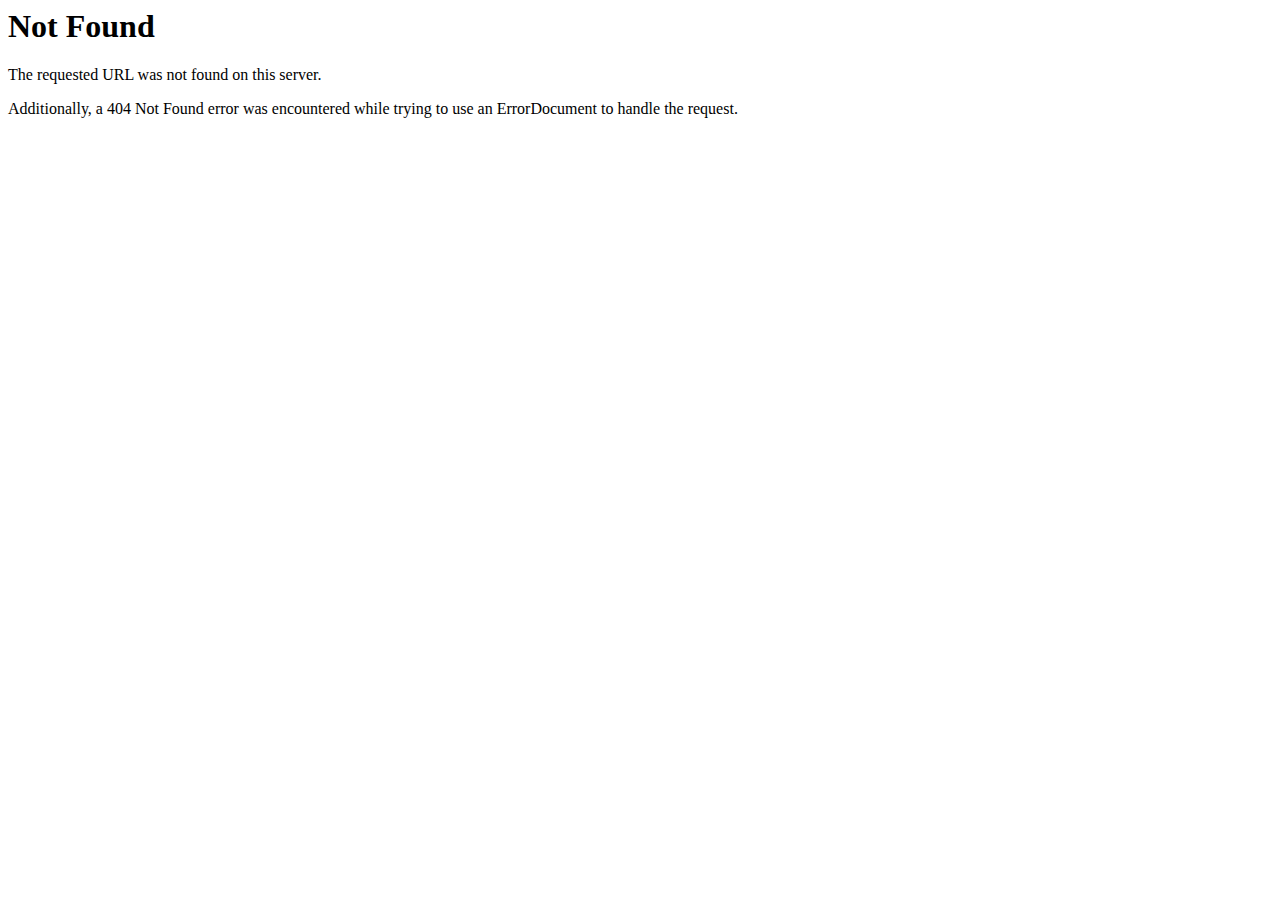
<file: assets/css/owl.video.play.html>
<!DOCTYPE HTML PUBLIC "-//IETF//DTD HTML 2.0//EN">
<html><head>
<title>404 Not Found</title>
</head><body>
<h1>Not Found</h1>
<p>The requested URL was not found on this server.</p>
<p>Additionally, a 404 Not Found
error was encountered while trying to use an ErrorDocument to handle the request.</p>
</body></html>
</file>
<file: assets/css/flaticon.css>
/*
  	Flaticon icon font: Flaticon
  	Creation date: 27/10/2019 12:52
  	*/

@font-face {
  font-family: "Flaticon";
  src: url("../fonts/Flaticon.eot");
  src: url("../fonts/Flaticond41d.eot?#iefix") format("embedded-opentype"),
       url("../fonts/Flaticon.woff2") format("woff2"),
       url("../fonts/Flaticon.woff") format("woff"),
       url("../fonts/Flaticon.ttf") format("truetype"),
       url("../fonts/Flaticon.svg#Flaticon") format("svg");
  font-weight: normal;
  font-style: normal;
}

@media screen and (-webkit-min-device-pixel-ratio:0) {
  @font-face {
    font-family: "Flaticon";
    src: url("../fonts/Flaticon.svg#Flaticon") format("svg");
  }
}

[class^="flaticon-"]:before, [class*=" flaticon-"]:before,
[class^="flaticon-"]:after, [class*=" flaticon-"]:after {   
  font-family: Flaticon;
font-style: normal;
}

.flaticon-gear:before { content: "\f100"; }
.flaticon-lock:before { content: "\f101"; }
.flaticon-security:before { content: "\f102"; }
.flaticon-global:before { content: "\f103"; }
.flaticon-server:before { content: "\f104"; }
.flaticon-shield:before { content: "\f105"; }
.flaticon-cpu:before { content: "\f106"; }
.flaticon-lightbulb:before { content: "\f107"; }
.flaticon-code:before { content: "\f108"; }
.flaticon-chronometer:before { content: "\f109"; }
.flaticon-code-1:before { content: "\f10a"; }
.flaticon-download:before { content: "\f10b"; }
.flaticon-key:before { content: "\f10c"; }
.flaticon-upload:before { content: "\f10d"; }
.flaticon-magnifying-glass:before { content: "\f10e"; }
.flaticon-code-2:before { content: "\f10f"; }
.flaticon-mouse:before { content: "\f110"; }
.flaticon-modem:before { content: "\f111"; }
.flaticon-code-3:before { content: "\f112"; }
.flaticon-gear-1:before { content: "\f113"; }
.flaticon-keyboard:before { content: "\f114"; }
.flaticon-cloud-computing:before { content: "\f115"; }
.flaticon-security-1:before { content: "\f116"; }
.flaticon-cloud-computing-1:before { content: "\f117"; }
.flaticon-code-4:before { content: "\f118"; }
.flaticon-global-1:before { content: "\f119"; }
.flaticon-code-5:before { content: "\f11a"; }
.flaticon-ram:before { content: "\f11b"; }
.flaticon-upload-1:before { content: "\f11c"; }
.flaticon-server-1:before { content: "\f11d"; }
.flaticon-modem-1:before { content: "\f11e"; }
.flaticon-code-6:before { content: "\f11f"; }
.flaticon-firewall:before { content: "\f120"; }
.flaticon-cpu-1:before { content: "\f121"; }
.flaticon-code-7:before { content: "\f122"; }
.flaticon-folder:before { content: "\f123"; }
.flaticon-virus:before { content: "\f124"; }
.flaticon-computer:before { content: "\f125"; }
.flaticon-server-2:before { content: "\f126"; }
.flaticon-virus-1:before { content: "\f127"; }
.flaticon-security-2:before { content: "\f128"; }
.flaticon-folder-1:before { content: "\f129"; }
.flaticon-cpu-2:before { content: "\f12a"; }
.flaticon-server-3:before { content: "\f12b"; }
.flaticon-server-4:before { content: "\f12c"; }
.flaticon-cpu-3:before { content: "\f12d"; }
.flaticon-code-8:before { content: "\f12e"; }
.flaticon-password:before { content: "\f12f"; }
.flaticon-code-9:before { content: "\f130"; }
.flaticon-software:before { content: "\f131"; }
.flaticon-online-shopping:before { content: "\f132"; }
.flaticon-backup:before { content: "\f133"; }
.flaticon-chat:before { content: "\f134"; }
.flaticon-streaming:before { content: "\f135"; }
.flaticon-online:before { content: "\f136"; }
.flaticon-live-streaming:before { content: "\f137"; }
.flaticon-social-media:before { content: "\f138"; }
.flaticon-sharing:before { content: "\f139"; }
.flaticon-online-gaming:before { content: "\f13a"; }
.flaticon-online-banking:before { content: "\f13b"; }
.flaticon-online-1:before { content: "\f13c"; }
.flaticon-email:before { content: "\f13d"; }
.flaticon-online-music:before { content: "\f13e"; }
.flaticon-online-gaming-1:before { content: "\f13f"; }
.flaticon-audio-book:before { content: "\f140"; }
.flaticon-ebook:before { content: "\f141"; }
.flaticon-mobile-video:before { content: "\f142"; }
.flaticon-subscription:before { content: "\f143"; }
.flaticon-renew:before { content: "\f144"; }
.flaticon-online-shopping-1:before { content: "\f145"; }
.flaticon-online-2:before { content: "\f146"; }
.flaticon-phone:before { content: "\f147"; }
.flaticon-cloud-storage:before { content: "\f148"; }
.flaticon-transfer-money:before { content: "\f149"; }
.flaticon-stream-video:before { content: "\f14a"; }
.flaticon-worldwide:before { content: "\f14b"; }
.flaticon-calendar:before { content: "\f14c"; }
.flaticon-arroba:before { content: "\f14d"; }
.flaticon-mail:before { content: "\f14e"; }
.flaticon-telephone:before { content: "\f14f"; }
.flaticon-contract:before { content: "\f150"; }
.flaticon-placeholder:before { content: "\f151"; }
.flaticon-telephone-1:before { content: "\f152"; }
.flaticon-telephone-2:before { content: "\f153"; }
.flaticon-message:before { content: "\f154"; }
.flaticon-sms:before { content: "\f155"; }
.flaticon-chat-1:before { content: "\f156"; }
.flaticon-wall-clock:before { content: "\f157"; }
.flaticon-id-card:before { content: "\f158"; }
.flaticon-assistance:before { content: "\f159"; }
.flaticon-mouse-1:before { content: "\f15a"; }
.flaticon-headset:before { content: "\f15b"; }
.flaticon-smartphone:before { content: "\f15c"; }
.flaticon-like:before { content: "\f15d"; }
.flaticon-camera:before { content: "\f15e"; }
.flaticon-key-1:before { content: "\f15f"; }
.flaticon-prize:before { content: "\f160"; }
.flaticon-truck:before { content: "\f161"; }
.flaticon-mobile-phone:before { content: "\f162"; }
.flaticon-amount:before { content: "\f163"; }
.flaticon-info:before { content: "\f164"; }
.flaticon-email-1:before { content: "\f165"; }
.flaticon-support:before { content: "\f166"; }
.flaticon-review:before { content: "\f167"; }
.flaticon-download-1:before { content: "\f168"; }
.flaticon-smile:before { content: "\f169"; }
.flaticon-account:before { content: "\f16a"; }
.flaticon-bell:before { content: "\f16b"; }
.flaticon-reuse:before { content: "\f16c"; }
.flaticon-share:before { content: "\f16d"; }
.flaticon-hand:before { content: "\f16e"; }
.flaticon-vip:before { content: "\f16f"; }
.flaticon-microphone:before { content: "\f170"; }
.flaticon-energy:before { content: "\f171"; }
.flaticon-heart:before { content: "\f172"; }
.flaticon-email-2:before { content: "\f173"; }
.flaticon-verified:before { content: "\f174"; }
.flaticon-coin:before { content: "\f175"; }
.flaticon-danger:before { content: "\f176"; }
.flaticon-shield-1:before { content: "\f177"; }
.flaticon-idea:before { content: "\f178"; }
.flaticon-filter:before { content: "\f179"; }
</file>
<file: assets/css/multicolor.css>
/* multicolor start 4285f4 */


.home-section .particals .circles{
    background: #4286f45e;
}

.side-menu #mainmenu-area li a i,
.base-btn1 i,
.section-heading .title i,
.single-counter .icon i,
.service-wrapper .single-feature .icon i,
.resume-wrapper .resume-box .knowledge-list .single-knowledge p::before,
.info.service-category .service-list li .service i,
.gallery-item-content .item-thumbnail .content-overlay .content .links a i,
.single-blog-details .content ul li p i,
.side-menu-wrapper .menu-toogle-icon i
{
    color: #4285f4!important;
}
.resume-wrapper .resume-box .education-list .single-education .year,
.resume-wrapper .resume-box .education-list .single-education::before,
.resume-wrapper .resume-box .education-list .single-education::after,
.categori-widget .cat-list li a .count,
.idgallery .slidPrv4.slick-arrow,
.idgallery .slidNext4.slick-arrow
{
    background: #4285f4;
}
.progress-bar,
.resume-wrapper .resume-box .skill-list .single-skill .progress .progress-bar,
.resume-wrapper .resume-box .skill-list2 .single-skill2 .circle-progress .right,
.resume-wrapper .resume-box .skill-list2 .single-skill2 .circle-progress .rotate
{
    background-color: #4285f4!important;
}
.resume-wrapper .resume-box .education-list .single-education .year::after {
    border-top: 10px solid #4285f4;
}
.resume-wrapper .resume-box .education-list .single-education {
    border-left: 3px solid #4285f4;
}
.single-review .stars i{
    color: #ffcc00!important;
}
.single-blog-details .content blockquote {
    border-left: 4px solid #4285f4;
}

.loader-1 .loader-outter {
    position: absolute;
    border: 4px solid #4285f4;
    border-left-color: transparent;
    border-bottom: 0;
    width: 100%;
    height: 100%;
    border-radius: 50%;
    -webkit-animation: loader-1-outter 1s cubic-bezier(0.42, 0.61, 0.58, 0.41) infinite;
    animation: loader-1-outter 1s cubic-bezier(0.42, 0.61, 0.58, 0.41) infinite;
  }
  
  .loader-1 .loader-inner {
    position: absolute;
    border: 4px solid #4285f4;
    border-radius: 50%;
    width: 40px;
    height: 40px;
    left: calc(50% - 20px);
    top: calc(50% - 20px);
    border-right: 0;
    border-top-color: transparent;
    -webkit-animation: loader-1-inner 1s cubic-bezier(0.42, 0.61, 0.58, 0.41) infinite;
    animation: loader-1-inner 1s cubic-bezier(0.42, 0.61, 0.58, 0.41) infinite;
  }
</file>
<file: assets/css/responsive.css>
@media  (max-width: 1400px) {
  .main-content {
    padding-left: 200px;
  }
  .side-menu {
    width: 200px;
}
.side-menu-wrapper{
  width: 200px;
}
}

@media  (max-width: 1199px) {
  .partners .partners-slider .slider-item {
    flex: 25%;
    max-width: 25%;
}
.partners .partners-slider{
  justify-content: start;
  text-align: left;
}
}

@media  (max-width: 991px) {
 
  .side-menu{
    position: fixed;
    z-index: 99;
    background: #fff;
    height: 100%;
    overflow: auto;
    display: none;
  }
  .side-menu-wrapper .menu-toogle-icon{
    display: block;
  }

  .main-content {
    padding-left: 0px;
  }
  .categori-widget{
    margin-top: 30px;
  }
  .about-section .about .about-image{
    margin-bottom: 30px;
  }
  .partners .partners-slider .slider-item {
    flex: 33.333%;
    max-width: 33.33%;
}
.contact .home-page-form{
  margin-bottom: 30px;
}
.portfolio-details .info{
  margin-top: 30px;
}

}

@media  (max-width: 767px) {
 
}


@media  (max-width: 575px) {
  .home-section .home-content .heading {
    font-size: 32px;
    line-height: 42px;
}
.about-section .about .about-content .personal-info ul li {
  max-width: 100%;
  -webkit-box-flex: 100%;
  -ms-flex: 100%;
  flex: 100%;
}

}



@media  (max-width: 414px) {
  .header-area .title {
    display: block;
}
.main-top-header .top-header-content .right-content .list li a{
  font-size: 12px;
}
.resume-wrapper .resume-box .skill-list2 .single-skill2 {
  max-width: 50%;
  -webkit-box-flex: 50%;
  -ms-flex: 50%;
  flex: 50%;
}
.partners .partners-slider .slider-item {
  flex: 50%;
  max-width: 50%;
}

.single-blog-details .content .title {
  font-size: 21px;
  line-height: 31px;
}
.comment-area .comment-box-area li .comment-box .right {
  margin-left: 0px;
}
.comment-area .comment-box-area li .comment-box .left{
  position: relative;
  text-align: left;
  margin-bottom: 15px;
}

}


@media  (max-width: 360px) {
  .project-gallery .project-gallery-filter .project-gallery-menu .filter{
    width: 100%;
    margin: 0px;
  }
}
</file>
<file: assets/css/style.css>
@charset "UTF-8";
/*========	Table of Css Content ==========*/
/* Typography */
/* Normalize  */
/* Global style */
/* Breadcrumb Area Start */
/* Main Menu Area Start */
/* Home area Start */
/* About area Start */
/* Counter Area Start */
/* My service Start */
/* Resume Area Start*/
/* My Client Area Start */
/*Portfolio Area Strat */
/* Testimonial Start */
/* Pricing Area Start */
/* Blog Area Start */
/* Contact Area Start */
/* 
=============================
 */
/* Typography */
@import url("https://fonts.googleapis.com/css?family=Open+Sans:400,600|Poppins:400,500,600,700&amp;display=swap");
/* Normalize  */
html {
  font-family: "Open Sans", sans-serif;
  -webkit-text-size-adjust: 100%;
  -ms-text-size-adjust: 100%;
  overflow-x: hidden;
}

body {
  font-family: "Open Sans", sans-serif;
  font-size: 16px;
  margin: 0;
  color: #666;
  overflow-x: hidden;
  background-color: #fff;
}

body.modal-open {
  padding-right: 0px !important;
}

h1 {
  font-size: 60px;
  line-height: 1.0833333333;
}

h2 {
  font-size: 52px;
  line-height: 1.4444444444;
}

h3 {
  font-size: 26px;
  line-height: 1.0833333333;
}

h4 {
  font-size: 22px;
  line-height: 1.2380952381;
}

h1,
h2,
h3,
h4,
h5,
h6 {
  color: #555;
  font-family: "Poppins", sans-serif;
}

p {
  font-size: 16px;
  color: #666;
  line-height: 1.625;
  -webkit-hyphens: auto;
  hyphens: auto;
}

a {
  color: #555;
  text-decoration: none;
}

a,
a:hover,
a:focus,
a:active {
  text-decoration: none;
  outline: none;
  color: #555;
}

a i {
  padding: 0 2px;
}

img {
  max-width: 100%;
}

ul {
  padding: 0;
  margin: 0;
}
ul li {
  list-style: none;
}

/*input and button type focus outline disable*/
input[type=text]:focus,
input[type=email]:focus,
input[type=url]:focus,
input[type=password]:focus,
input[type=search]:focus,
input[type=tel]:focus,
input[type=number]:focus,
textarea:focus,
input[type=button]:focus,
input[type=reset]:focus,
input[type=submit]:focus,
select:focus {
  outline: none;
  box-shadow: none;
  border: 1px solid #ddd;
}

/**
 * 5.0 - Alignments
 */
.alignleft {
  float: left;
}

.alignright {
  float: right;
}

.aligncenter {
  clear: both;
  display: block;
  margin: 0 auto 1.75em;
}
@keyframes pulse-border {
  0% {
    transform: translateX(-50%) translateY(-50%) translateZ(0) scale(1);
    opacity: 1;
  }
  100% {
    transform: translateX(-50%) translateY(-50%) translateZ(0) scale(1.3);
    opacity: 0;
  }
}
@keyframes h-p-a {
  0% {
    bottom: 30px;
  }
  50% {
    bottom: 60px;
  }
  100% {
    margin-top: 30px;
  }
}
/* Global style */
.base-btn1 {
  font-size: 16px;
  font-weight: 600;
  padding: 10px 30px;
  display: inline-block;
  border-radius: 4px;
  cursor: pointer;
  transition: all 0.3s ease-in;
  color: #555;
  background-color: #eeeeee;
  border: 0px;
  box-shadow: -4px -4px 10px 0px #fff9, -4px -4px 5px 0px #fff9, 4px 4px 10px 0px rgba(0, 0, 0, 0.1), 4px 4px 5px 0px rgba(0, 0, 0, 0.1), inset 0px 0px 0px 0px #fff9, inset 0px 0px 0px 0px rgba(0, 0, 0, 0.1), inset 0px 0px 0px 0px #fff9, inset 0px 0px 0px 0px rgba(0, 0, 0, 0.1);
  -webkit-box-shadow: -4px -4px 10px 0px #fff9, -4px -4px 5px 0px #fff9, 4px 4px 10px 0px rgba(0, 0, 0, 0.1), 4px 4px 5px 0px rgba(0, 0, 0, 0.1), inset 0px 0px 0px 0px #fff9, inset 0px 0px 0px 0px rgba(0, 0, 0, 0.1), inset 0px 0px 0px 0px #fff9, inset 0px 0px 0px 0px rgba(0, 0, 0, 0.1);
  -moz-box-shadow: -4px -4px 10px 0px #fff9, -4px -4px 5px 0px #fff9, 4px 4px 10px 0px rgba(0, 0, 0, 0.1), 4px 4px 5px 0px rgba(0, 0, 0, 0.1), inset 0px 0px 0px 0px #fff9, inset 0px 0px 0px 0px rgba(0, 0, 0, 0.1), inset 0px 0px 0px 0px #fff9, inset 0px 0px 0px 0px rgba(0, 0, 0, 0.1);
  -o-box-shadow: -4px -4px 10px 0px #fff9, -4px -4px 5px 0px #fff9, 4px 4px 10px 0px rgba(0, 0, 0, 0.1), 4px 4px 5px 0px rgba(0, 0, 0, 0.1), inset 0px 0px 0px 0px #fff9, inset 0px 0px 0px 0px rgba(0, 0, 0, 0.1), inset 0px 0px 0px 0px #fff9, inset 0px 0px 0px 0px rgba(0, 0, 0, 0.1);
  -o-ms-shadow: -4px -4px 10px 0px #fff9, -4px -4px 5px 0px #fff9, 4px 4px 10px 0px rgba(0, 0, 0, 0.1), 4px 4px 5px 0px rgba(0, 0, 0, 0.1), inset 0px 0px 0px 0px #fff9, inset 0px 0px 0px 0px rgba(0, 0, 0, 0.1), inset 0px 0px 0px 0px #fff9, inset 0px 0px 0px 0px rgba(0, 0, 0, 0.1);
  transition: box-shadow 0.3s cubic-bezier(0.79, 0.21, 0.06, 0.81);
  -webkit-transition: box-shadow 0.3s cubic-bezier(0.79, 0.21, 0.06, 0.81);
  -moz-transition: box-shadow 0.3s cubic-bezier(0.79, 0.21, 0.06, 0.81);
  -o-transition: box-shadow 0.3s cubic-bezier(0.79, 0.21, 0.06, 0.81);
  -ms-transition: box-shadow 0.3s cubic-bezier(0.79, 0.21, 0.06, 0.81);
}
.base-btn1:hover {
  box-shadow: 0px 0px 0px 0px #fff9, 0px 0px 0px 0px #fff9, 0px 0px 0px 0px rgba(0, 0, 0, 0.1), 0px 0px 0px 0px rgba(0, 0, 0, 0.1), inset -4px -4px 10px 0px #fff9, inset -4px -4px 5px 0px #fff9, inset 4px 4px 10px 0px rgba(0, 0, 0, 0.1), inset 4px 4px 5px 0px rgba(0, 0, 0, 0.1);
  -webkit-box-shadow: 0px 0px 0px 0px #fff9, 0px 0px 0px 0px #fff9, 0px 0px 0px 0px rgba(0, 0, 0, 0.1), 0px 0px 0px 0px rgba(0, 0, 0, 0.1), inset -4px -4px 10px 0px #fff9, inset -4px -4px 5px 0px #fff9, inset 4px 4px 10px 0px rgba(0, 0, 0, 0.1), inset 4px 4px 5px 0px rgba(0, 0, 0, 0.1);
  -moz-box-shadow: 0px 0px 0px 0px #fff9, 0px 0px 0px 0px #fff9, 0px 0px 0px 0px rgba(0, 0, 0, 0.1), 0px 0px 0px 0px rgba(0, 0, 0, 0.1), inset -4px -4px 10px 0px #fff9, inset -4px -4px 5px 0px #fff9, inset 4px 4px 10px 0px rgba(0, 0, 0, 0.1), inset 4px 4px 5px 0px rgba(0, 0, 0, 0.1);
  -o-box-shadow: 0px 0px 0px 0px #fff9, 0px 0px 0px 0px #fff9, 0px 0px 0px 0px rgba(0, 0, 0, 0.1), 0px 0px 0px 0px rgba(0, 0, 0, 0.1), inset -4px -4px 10px 0px #fff9, inset -4px -4px 5px 0px #fff9, inset 4px 4px 10px 0px rgba(0, 0, 0, 0.1), inset 4px 4px 5px 0px rgba(0, 0, 0, 0.1);
  -ms-box-shadow: 0px 0px 0px 0px #fff9, 0px 0px 0px 0px #fff9, 0px 0px 0px 0px rgba(0, 0, 0, 0.1), 0px 0px 0px 0px rgba(0, 0, 0, 0.1), inset -4px -4px 10px 0px #fff9, inset -4px -4px 5px 0px #fff9, inset 4px 4px 10px 0px rgba(0, 0, 0, 0.1), inset 4px 4px 5px 0px rgba(0, 0, 0, 0.1);
  transition: box-shadow 0.3s cubic-bezier(0.79, 0.21, 0.06, 0.81);
  -webkit-transition: box-shadow 0.3s cubic-bezier(0.79, 0.21, 0.06, 0.81);
  -moz-transition: box-shadow 0.3s cubic-bezier(0.79, 0.21, 0.06, 0.81);
  -o-transition: box-shadow 0.3s cubic-bezier(0.79, 0.21, 0.06, 0.81);
  -ms-transition: box-shadow 0.3s cubic-bezier(0.79, 0.21, 0.06, 0.81);
}
.base-btn1 i {
  font-size: 14px;
  margin-left: 4px;
}

.mybtn3 {
  padding: 10px 20px;
  background: #fff;
  border-radius: 4px;
  font-size: 16px;
  font-weight: 600;
  display: inline-block;
  border: 1px solid transparent;
  position: relative;
  text-transform: uppercase;
  z-index: 3;
  box-shadow: 0 1px 3px rgba(0, 0, 0, 0.12), 0 1px 2px rgba(0, 0, 0, 0.24);
  transition: all 0.4s;
  cursor: pointer;
  outline: none !important;
  overflow: hidden;
}

.mybtn3 span {
  position: relative;
  font-weight: 500;
  z-index: 6;
  transition-delay: 0s;
}

.mybtn3:before,
.mybtn3:after {
  content: "";
  width: 0;
  height: 100%;
  background: #fff;
  position: absolute;
  left: 0;
  top: 0;
  transition: width 0.4s;
  z-index: 1;
  opacity: 0.4;
}

.mybtn3:after {
  transition-delay: 0s;
  background: #fff;
  opacity: 1;
}

.mybtn3:hover:before,
.mybtn3:hover:after {
  width: 100%;
}

.mybtn3:hover:after {
  transition-delay: 0.2s;
}

.mybtn3:hover span {
  transition-delay: 0.2s;
}

.mybtn-bg {
  background: #7280ff;
  border-color: #7280ff;
  color: #fff;
}

.mybtn-bg span {
  color: #fff;
}

.mybtn-bg:hover span {
  color: #7280ff;
}

.mybtn-light {
  background: #fff;
}

.mybtn-light:before,
.mybtn-light:after {
  background: #7280ff;
}

.mybtn-light:hover span {
  color: #fff !important;
}

.mybtn-light span {
  color: #7280ff;
}

.mybtn-bord {
  background: transparent;
  border: 1px solid #7280ff;
}

.mybtn-bord:before,
.mybtn-bord:after {
  background: #7280ff;
}

.mybtn-bord:hover {
  border-color: #7280ff;
}

.mybtn-bord:hover span {
  color: #fff;
}

.table-striped tbody tr:nth-of-type(odd) {
  background: #F7F8FC !important;
}

.section-heading {
  text-align: center;
  margin-bottom: 60px;
  justify-content: space-between;
}
.section-heading .title {
  font-size: 36px;
  line-height: 46px;
  font-weight: 700;
  color: #555;
  display: inline-block;
  position: relative;
  text-transform: uppercase;
  margin-bottom: 0px;
}
.section-heading .title i {
  font-size: 24px;
  margin-right: 12px;
  display: none;
}
.section-heading .title .color {
  color: #7280ff;
}
.section-heading .title .bg-text {
  position: absolute;
  text-transform: uppercase;
  left: 50%;
  top: 50%;
  transform: translate(-50%, -50%);
  font-size: 85px;
  z-index: -1;
  opacity: 0.07;
}
.section-heading .right-area {
  align-self: center;
}
.section-heading .link {
  padding: 4px 15px;
  font-size: 14px;
  line-height: 24px;
  font-weight: 600;
}
.section-heading .link:hover {
  text-decoration: underline;
}

.progress {
  background-color: #ddd;
}

.email-success {
  width: 100%;
  margin-bottom: 15px;
}

#controlBar_bgndVideo {
  display: none !important;
}

.mbYTP_wrapper iframe {
  transform: scale(1.2);
}

.input-field {
  width: 100%;
  height: 50px;
  padding: 0 20px;
  font-size: 14px;
  border-radius: 5px;
  margin-bottom: 20px;
  border: 1px solid rgba(0, 0, 0, 0.1);
}
.input-field.textarea {
  min-height: 137px;
  padding: 15px 20px;
  resize: none;
  border-radius: 5px;
}
.input-field.error {
  border: 1px solid red;
}
.input-field.error::-webkit-input-placeholder {
  color: #7280ff;
}
.input-field.error:-moz-placeholder {
  color: #7280ff;
}
.input-field.error::-moz-placeholder {
  color: #7280ff;
}
.input-field.error:-ms-input-placeholder {
  color: #7280ff;
}
.input-field.error:focus {
  border-color: #7280ff;
}

.navbar-light .navbar-toggler-icon {
  background-image: url("data:image/svg+xml;charset=utf8,%3Csvg viewBox='0 0 32 32' xmlns='http://www.w3.org/2000/svg'%3E%3Cpath stroke='rgba(255, 255, 255, 1)' stroke-width='2' stroke-linecap='round' stroke-miterlimit='10' d='M4 8h24M4 16h24M4 24h24'/%3E%3C/svg%3E");
}

.navbar-toggler {
  border: none !important;
  margin: 0px;
  padding: 0px;
}

.navbar-toggler:focus {
  outline: 0px;
}

/* Preloader Css */
.preloader {
  position: fixed;
  top: 0;
  left: 0;
  width: 100%;
  height: 100%;
  background-color: #fff;
  z-index: 9999999;
  transition: all 0.3s ease-in;
  display: flex;
  flex-direction: column;
  align-items: center;
  justify-content: center;
}
.preloader.hide {
  opacity: 0;
  display: none;
}

.loader {
  position: relative;
  width: 60px;
  height: 60px;
  border-radius: 50%;
  margin: 75px;
  display: inline-block;
  vertical-align: middle;
}

.loader-1 .loader-outter {
  position: absolute;
  border: 4px solid #555;
  border-left-color: transparent;
  border-bottom: 0;
  width: 100%;
  height: 100%;
  border-radius: 50%;
  animation: loader-1-outter 1s cubic-bezier(0.42, 0.61, 0.58, 0.41) infinite;
}

.loader-1 .loader-inner {
  position: absolute;
  border: 4px solid #555;
  border-radius: 50%;
  width: 40px;
  height: 40px;
  left: calc(50% - 20px);
  top: calc(50% - 20px);
  border-right: 0;
  border-top-color: transparent;
  animation: loader-1-inner 1s cubic-bezier(0.42, 0.61, 0.58, 0.41) infinite;
}
@keyframes loader-1-outter {
  0% {
    transform: rotate(0deg);
  }
  100% {
    transform: rotate(360deg);
  }
}
@keyframes loader-1-inner {
  0% {
    transform: rotate(0deg);
  }
  100% {
    transform: rotate(-360deg);
  }
}
.mix {
  display: none;
}

/* bottomtotop Css */
.bottomtotop i {
  width: 45px;
  height: 45px;
  line-height: 45px;
  position: fixed;
  font-size: 16px;
  text-align: center;
  border-radius: 50%;
  color: #fff;
  background: #7280ff;
  cursor: pointer;
  transform: rotate(-90deg);
  bottom: 30px;
  right: 30px;
  z-index: 999;
  box-shadow: 0px 5px 20px 0px rgba(69, 67, 96, 0.1);
}

/* Breadcrumb Area Start */
.breadcrumb-area {
  padding: 177px 0px 117px;
  background: #7280ff;
  position: relative;
  overflow: hidden;
}
.breadcrumb-area .title {
  font-size: 40px;
  line-height: 50px;
  font-weight: 500;
  margin-bottom: 11px;
  color: #fff;
}
.breadcrumb-area .title.extra-padding {
  margin-bottom: 24px;
}
.breadcrumb-area .breadcrumb-list li {
  display: inline-block;
}
.breadcrumb-area .breadcrumb-list li span {
  margin: 0px 7px;
  color: #fff;
}
.breadcrumb-area .breadcrumb-list li a {
  font-size: 16px;
  transition: all 0.3s ease-in;
  color: #fff;
}
.breadcrumb-area .breadcrumb-list li a:hover {
  color: #f1f1f1;
}
.breadcrumb-area .breadcrumb-list li a.active {
  color: #f1f1f1;
}

/* Popup Video CSS */
.video-play-btn {
  display: inline-block;
  width: 60px;
  height: 60px;
  line-height: 60px;
  text-align: center;
  font-size: 20px;
  background: #7280ff;
  border-radius: 50%;
  position: relative;
  z-index: 1;
  color: #fff;
}
.video-play-btn:before {
  content: "";
  position: absolute;
  z-index: 0;
  left: 50%;
  top: 50%;
  transform: translate(-50%, -50%);
  display: block;
  width: 70px;
  height: 70px;
  background: #7280ff;
  border-radius: 50%;
  animation: pulse-border 1500ms ease-out infinite;
  z-index: -1;
}
.video-play-btn i {
  color: #fff;
}

.main-content {
  padding-left: 250px;
  height: auto;
  position: relative;
}

.mb-50 {
  margin-bottom: 50px;
}

/* Global Css EndS */
/* Main Menu Area Start */
.side-menu-wrapper .menu-toogle-icon {
  width: 45px;
  height: 45px;
  text-align: center;
  margin-right: 0px;
  text-align: center;
  border-radius: 50%;
  cursor: pointer;
  position: fixed;
  right: 20px;
  top: 20px;
  background: #7280ff;
  z-index: 8;
  display: none;
  box-shadow: 0px 5px 20px 0px rgba(69, 67, 96, 0.1);
  /* Button CSS Area End */
  /* Icon 3 */
}
.side-menu-wrapper .menu-toogle-icon #nav-icon3 {
  width: 100%;
  height: 100%;
  padding: 0px 10px;
  position: relative;
  top: 0px;
  left: 0px;
  transition: 0.5s ease-in-out;
  cursor: pointer;
}
.side-menu-wrapper .menu-toogle-icon #nav-icon3 span {
  display: block;
  height: 2px;
  width: 45%;
  left: 13px;
  position: absolute;
  background: #fff;
  border-radius: 9px;
  opacity: 1;
  transform: rotate(0deg);
  transition: 0.25s ease-in-out;
}
.side-menu-wrapper .menu-toogle-icon #nav-icon3 span:nth-child(1) {
  top: 17px;
}
.side-menu-wrapper .menu-toogle-icon #nav-icon3 span:nth-child(2), .side-menu-wrapper .menu-toogle-icon #nav-icon3 span:nth-child(3) {
  top: 22px;
}
.side-menu-wrapper .menu-toogle-icon #nav-icon3 span:nth-child(4) {
  top: 27px;
}
.side-menu-wrapper .menu-toogle-icon #nav-icon3.open span:nth-child(1) {
  top: 27px;
  width: 0%;
  left: 50%;
}
.side-menu-wrapper .menu-toogle-icon #nav-icon3.open span:nth-child(2) {
  transform: rotate(45deg);
}
.side-menu-wrapper .menu-toogle-icon #nav-icon3.open span:nth-child(3) {
  transform: rotate(-45deg);
}
.side-menu-wrapper .menu-toogle-icon #nav-icon3.open span:nth-child(4) {
  top: 27px;
  width: 0%;
  left: 50%;
}

.side-menu {
  width: 250px;
  position: fixed;
  top: 0px;
  bottom: 0px;
  left: 0px;
  z-index: 99;
  border-right: 1px solid rgba(0, 0, 0, 0.1);
}
.side-menu .heading-area {
  text-align: center;
  padding-top: 30px;
  border-bottom: 1px solid rgba(0, 0, 0, 0.1);
  padding-bottom: 22px;
  margin-bottom: 30px;
  position: relative;
  overflow: hidden;
}
.side-menu .heading-area::after {
  position: absolute;
  content: "";
  width: 100%;
  height: 300%;
  transform: rotate(58deg);
  top: -135%;
  left: -80%;
  background: #7280ff;
  z-index: -1;
}
.side-menu .heading-area::before {
  position: absolute;
  content: "";
  width: 100%;
  height: 300%;
  transform: rotate(-58deg);
  top: -135%;
  right: -80%;
  background: #7280ff;
  z-index: -1;
}
.side-menu .heading-area img {
  width: 130px;
  height: 130px;
  border-radius: 50%;
  border: 5px solid #7280ff;
  box-shadow: 0px 2px 15px 0px rgba(0, 0, 0, 0.075);
}
.side-menu .heading-area .name {
  font-size: 18px;
  font-weight: 600;
  color: #555;
  margin-top: 13px;
  font-family: "Poppins", sans-serif;
}
.side-menu #mainmenu-area li {
  padding: 0px 15px;
  margin-bottom: 15px;
}
.side-menu #mainmenu-area li a {
  color: #333;
  line-height: 40px;
  font-size: 14px;
  font-weight: 600;
  border-radius: 3px;
  position: relative;
  padding: 0px 20px 0px 50px;
  display: block;
  transition: all 0.3s ease-in;
}
.side-menu #mainmenu-area li a i {
  font-size: 18px;
  margin-right: 10px;
  position: absolute;
  left: 20px;
  top: 50%;
  transform: translateY(-50%);
  color: #7280ff;
}
.side-menu #mainmenu-area li.current a, .side-menu #mainmenu-area li:hover a {
  color: #7280ff;
}
.side-menu .copyright-text {
  position: absolute;
  bottom: 0px;
  padding: 0px 20px;
}
.side-menu .copyright-text p {
  font-size: 14px;
  text-align: center;
  color: #666;
}
.side-menu .copyright-text a {
  font-weight: 600;
  color: #666;
}

/* Main Menu Area End */
/* Home area Start */
.home-section {
  height: 100vh;
  display: flex;
  align-self: center;
  align-items: center;
  position: relative;
  background-image: url("../images/home-bg.jpg");
  background-repeat: no-repeat;
  background-position: center;
  background-size: cover;
  position: relative;
}
.home-section::before {
  position: absolute;
  content: "";
  width: 100%;
  height: 100%;
  top: 0px;
  left: 0px;
  background: rgba(0, 0, 0, 0.7);
  z-index: 2;
}
.home-section .home-content {
  text-align: center;
  position: relative;
  z-index: 6;
}
.home-section .home-content .home-image img {
  width: 160px;
  height: 160px;
  border-radius: 50%;
  object-fit: cover;
  display: inline-block;
  border: 5px solid #7280ff;
  margin-bottom: 30px;
  box-shadow: 0px 5px 20px 0px rgba(69, 67, 96, 0.1);
}
.home-section .home-content .heading {
  font-size: 40px;
  line-height: 50px;
  font-weight: 700;
  margin-bottom: 2px;
  color: #fff;
}
.home-section .home-content .designation span {
  font-size: 18px;
  font-weight: 600;
  color: #fff;
}
.home-section .home-content .social-info {
  margin-top: 27px;
}
.home-section .home-content .social-info ul li {
  display: inline-block;
  margin-right: 7px;
}
.home-section .home-content .social-info ul li a {
  display: block;
  width: 40px;
  height: 40px;
  font-size: 14px;
  line-height: 42px;
  text-align: center;
  border-radius: 50%;
  transition: all 0.3s ease-in;
  border: 1px solid rgba(255, 255, 255, 0.2);
}
.home-section .home-content .social-info ul li a i {
  color: #fff !important;
}
.home-section .home-content .social-info ul li a:hover {
  background: #7280ff;
  border: 1px solid #7280ff;
}
.home-section .home-content .about-links {
  margin-top: 30px;
}
.home-section .home-content .about-links a:first-child {
  margin-right: 15px;
}
.home-section .particals {
  position: absolute;
  top: 0px;
  left: 0px;
  width: 100%;
  height: 100%;
  display: none !important;
}
.home-section .particals .circles {
  display: block;
  position: absolute;
  width: 20px;
  height: 20px;
  background: #ddd;
  border-radius: 50%;
  position: absolute;
  opacity: 0.5;
  z-index: -1;
}

/* Home area End */
/* About area Start */
.about-section {
  padding-top: 100px;
}
.about-section .about .about-content {
  margin-top: 30px;
  border-radius: 10px;
  padding: 25px 30px 15px;
  box-shadow: 0px 5px 20px 0px rgba(69, 67, 96, 0.1);
}
.about-section .about .about-content .personal-info ul {
  display: flex;
  flex-wrap: wrap;
}
.about-section .about .about-content .personal-info ul li {
  margin-bottom: 5px;
  max-width: 50%;
  flex: 50%;
}
.about-section .about .about-content .personal-info ul li span {
  font-size: 16px;
  color: #666;
}
.about-section .about .about-content .personal-info ul li span a {
  color: #666;
}
.about-section .about .about-content .personal-info ul li span label {
  color: #555;
  font-weight: 600;
  min-width: 100px;
}
.about-section .about .about-image {
  overflow: hidden;
  display: block;
  margin: 0 auto;
  padding: 20px;
  border-radius: 10px;
  text-align: center;
  box-shadow: 0px 5px 20px 0px rgba(69, 67, 96, 0.1);
  position: relative;
}
.about-section .about .about-image::before {
  position: absolute;
  content: "";
  width: 100%;
  height: 300%;
  left: -70%;
  top: -100%;
  background: #7280ff;
  transform: rotate(45deg);
}
.about-section .about .about-image img {
  width: 100%;
  border-radius: 10px;
  object-fit: cover;
  position: relative;
  z-index: 1;
}
.about-section .about .short-description {
  padding: 25px 30px 30px;
  border-radius: 10px;
  box-shadow: 0px 5px 20px 0px rgba(69, 67, 96, 0.1);
}
.about-section .about .short-description .about-links {
  margin-top: 27px;
}

/* About area End */
/* Counter Area Start */
.counter-area {
  padding: 30px 0px 0px;
}

.single-counter {
  text-align: center;
  box-shadow: 0px 5px 20px 0px rgba(69, 67, 96, 0.1);
  border-radius: 10px;
  padding: 30px 20px 26px;
  margin-bottom: 30px;
  transition: all 0.3s ease-in;
}
.single-counter img {
  display: block;
  max-width: 80px;
  margin: 0 auto 21px;
}
.single-counter .icon {
  font-size: 36px;
  line-height: 80px;
  width: 80px;
  height: 80px;
  border-radius: 50%;
  display: block;
  margin: 0 auto;
  color: #777;
  margin-bottom: 16px;
  transition: all 0.3s ease-in;
  box-shadow: -4px -4px 10px 0px #fff9, -4px -4px 5px 0px #fff9, 4px 4px 10px 0px #0002, 4px 4px 5px 0px #0001, inset 0px 0px 0px 0px #fff9, inset 0px 0px 0px 0px #0001, inset 0px 0px 0px 0px #fff9, inset 0px 0px 0px 0px #0001;
  transition: box-shadow 0.3s cubic-bezier(0.79, 0.21, 0.06, 0.81);
}
.single-counter .counter-wrapper {
  margin-top: 1px;
  font-size: 26px;
  line-height: 36px;
  font-weight: 600;
  margin-bottom: 3px;
  display: inline-block;
  color: #555;
  font-family: "Poppins", sans-serif;
}
.single-counter .counter-wrapper .counter {
  display: inline-block;
}
.single-counter .counter-wrapper span {
  display: inline-block;
}
.single-counter .text {
  font-size: 16px;
  line-height: 26px;
  margin-bottom: 0px;
}
.single-counter:hover {
  transform: translateY(-5px);
}

/* Counter Area End */
/* My service Start */
.service-wrapper {
  padding: 70px 0px 70px;
}
.service-wrapper .single-feature {
  display: block;
  text-align: center;
  padding: 30px 30px 27px;
  margin-bottom: 30px;
  transition: all 0.3s ease-in;
  box-shadow: 0px 5px 20px 0px rgba(69, 67, 96, 0.1);
  border-radius: 10px;
}
.service-wrapper .single-feature img {
  max-width: 80px;
  margin-bottom: 21px;
}
.service-wrapper .single-feature .title {
  font-size: 21px;
  line-height: 31px;
  font-weight: 600;
  margin-bottom: 15px;
}
.service-wrapper .single-feature p {
  margin-bottom: 0px;
}
.service-wrapper .single-feature:hover {
  transform: translateY(-5px);
}

/* My service End */
/* Resume Area Start*/
.resume-wrapper .resume-box {
  padding: 24px 30px 30px;
  border-radius: 10px;
  margin-bottom: 30px;
  box-shadow: 0px 5px 20px 0px rgba(69, 67, 96, 0.1);
  transition: all 0.3s ease-in;
}
.resume-wrapper .resume-box .resume-title {
  border-bottom: 1px solid #ddd;
}
.resume-wrapper .resume-box .resume-title .title {
  font-size: 21px;
  line-height: 31px;
  font-weight: 600;
  display: inline-block;
  position: relative;
  margin-bottom: 0px;
  padding-bottom: 8px;
}
.resume-wrapper .resume-box .education-list {
  margin-top: 30px;
  padding-left: 30px;
  padding-top: 30px;
  padding-bottom: 30px;
  border-left: 2px solid rgba(0, 0, 0, 0.1);
}
.resume-wrapper .resume-box .education-list .single-education {
  border-left: 3px solid #929292;
  margin-bottom: 30px;
  padding-left: 30px;
  position: relative;
}
.resume-wrapper .resume-box .education-list .single-education::before {
  position: absolute;
  content: "";
  width: 30px;
  height: 2px;
  left: -30px;
  top: 50%;
  transform: translateY(-50%);
  background: #929292;
}
.resume-wrapper .resume-box .education-list .single-education::after {
  position: absolute;
  content: "";
  width: 15px;
  height: 15px;
  left: -41px;
  border-radius: 50%;
  top: 50%;
  transform: translateY(-50%);
  background: #929292;
}
.resume-wrapper .resume-box .education-list .single-education:last-child {
  margin-bottom: 0px;
}
.resume-wrapper .resume-box .education-list .single-education:last-child .single-education {
  margin-bottom: 0px;
}
.resume-wrapper .resume-box .education-list .single-education .year {
  background: #929292;
  color: #ffff;
  text-transform: uppercase;
  font-size: 14px;
  display: inline-block;
  font-weight: 600;
  padding: 2px 10px;
  position: relative;
  margin-bottom: 10px;
}
.resume-wrapper .resume-box .education-list .single-education .year::after {
  position: absolute;
  content: "";
  top: 100%;
  left: 10px;
  width: 0;
  height: 0;
  border-top: 10px solid #929292;
  border-right: 10px solid transparent;
}
.resume-wrapper .resume-box .education-list .single-education .university-name {
  font-size: 18px;
  font-weight: 600;
}
.resume-wrapper .resume-box .education-list .single-education .degree {
  font-size: 16px;
  line-height: 26px;
  margin-bottom: 0px;
}
.resume-wrapper .resume-box .skill-list {
  margin-top: 30px;
}
.resume-wrapper .resume-box .skill-list .single-skill {
  margin-bottom: 16px;
}
.resume-wrapper .resume-box .skill-list .single-skill:last-child {
  margin-bottom: 0px;
}
.resume-wrapper .resume-box .skill-list .single-skill .heading {
  display: flex;
  justify-content: space-between;
}
.resume-wrapper .resume-box .skill-list .single-skill .heading .name {
  font-size: 16px;
  font-weight: 600;
}
.resume-wrapper .resume-box .skill-list .single-skill .heading .value {
  font-size: 16px;
  font-weight: 600;
}
.resume-wrapper .resume-box .skill-list .single-skill .progress .progress-bar {
  background-color: #929292 !important;
}
.resume-wrapper .resume-box .skill-list2 {
  display: flex;
  flex-wrap: wrap;
}
.resume-wrapper .resume-box .skill-list2 .single-skill2 {
  display: inline-block;
  text-align: center;
  padding: 0px 15px;
  max-width: 50%;
  flex: 50%;
  margin-top: 30px;
}
.resume-wrapper .resume-box .skill-list2 .single-skill2 .name {
  font-size: 16px;
  font-weight: 600;
  margin-bottom: 0px;
  margin-top: 10px;
}
.resume-wrapper .resume-box .skill-list2 .single-skill2 .ciecle-progress text {
  fill: #333;
}
.resume-wrapper .resume-box .skill-list2 .single-skill2 .ciecle-progress .circle1 {
  stroke: rgba(0, 0, 0, 0.1);
}
.resume-wrapper .resume-box .skill-list2 .single-skill2 .ciecle-progress .circle2 {
  stroke: #929292;
}
.resume-wrapper .resume-box .skill-list2 .single-skill2 .circle-progress {
  position: relative;
  height: 100px;
  width: 100px;
  display: block;
  margin: 0 auto;
}
.resume-wrapper .resume-box .skill-list2 .single-skill2 .circle-progress div {
  position: absolute;
  height: 100px;
  width: 100px;
  border-radius: 50%;
}
.resume-wrapper .resume-box .skill-list2 .single-skill2 .circle-progress div span {
  position: absolute;
  font-family: "Poppins", sans-serif !important;
  font-size: 18px;
  line-height: 80px;
  height: 75px;
  width: 75px;
  left: 12.5px;
  top: 12.5px;
  font-weight: 600;
  text-align: center;
  border-radius: 50%;
  background-color: #eee;
}
.resume-wrapper .resume-box .skill-list2 .single-skill2 .circle-progress .background {
  background-color: rgba(0, 0, 0, 0.1) !important;
}
.resume-wrapper .resume-box .skill-list2 .single-skill2 .circle-progress .rotate {
  clip: rect(0 50px 100px 0);
  background-color: #929292 !important;
}
.resume-wrapper .resume-box .skill-list2 .single-skill2 .circle-progress .left {
  clip: rect(0 50px 100px 0);
  opacity: 1;
  background-color: rgba(0, 0, 0, 0.1) !important;
}
.resume-wrapper .resume-box .skill-list2 .single-skill2 .circle-progress .right {
  clip: rect(0 50px 100px 0);
  transform: rotate(180deg);
  opacity: 0;
  background-color: #929292 !important;
}
.resume-wrapper .resume-box .knowledge-list {
  margin-top: 25px;
}
.resume-wrapper .resume-box .knowledge-list .single-knowledge {
  margin-bottom: 18px;
}
.resume-wrapper .resume-box .knowledge-list .single-knowledge:last-child {
  margin-bottom: 0px;
}
.resume-wrapper .resume-box .knowledge-list .single-knowledge p {
  margin-bottom: 0px;
  padding-left: 25px;
  position: relative;
}
.resume-wrapper .resume-box .knowledge-list .single-knowledge p::before {
  position: absolute;
  font-family: "Font Awesome 5 Free";
  font-weight: 900;
  content: "";
  left: 0px;
  color: #929292;
}

/* Resume Area End*/
/* My Client Area Start */
.partners {
  padding: 70px 0px 0px;
  border-radius: 5px;
}
.partners .partners-slider {
  display: flex;
  flex-wrap: wrap;
  justify-content: center;
}
.partners .partners-slider .slider-item {
  text-align: center;
  display: block;
  padding-left: 15px;
  padding-right: 15px;
  flex: 20%;
  max-width: 20%;
  justify-content: center;
  text-align: center;
  margin-bottom: 30px;
}
.partners .partners-slider .slider-item img {
  width: auto;
  display: inline-block;
  height: 40px;
}
.partners .partners-slider .slider-item a {
  padding: 20px 20px;
  display: inline-block;
  border-radius: 4px;
  box-shadow: 0px 5px 20px 0px rgba(69, 67, 96, 0.1);
}

/* my Client Area End */
/*Portfolio Area Strat */
.project-gallery {
  padding: 70px 0px 0px;
  position: relative;
}
.project-gallery .project-gallery-filter .project-gallery-menu {
  margin-bottom: 24px;
  padding-left: 0px;
}
.project-gallery .project-gallery-filter .project-gallery-menu .filter {
  font-size: 16px;
  font-weight: 600;
  padding: 10px 30px;
  display: inline-block;
  border-radius: 4px;
  cursor: pointer;
  margin: 0px 5px;
  transition: all 0.3s ease-in;
  color: #555;
  box-shadow: 0px 5px 20px 0px rgba(69, 67, 96, 0.1);
  border: 1px solid #7280ff;
}
.project-gallery .project-gallery-filter .project-gallery-menu .filter.active, .project-gallery .project-gallery-filter .project-gallery-menu .filter:hover {
  background: #7280ff;
  color: #fff;
}
.project-gallery .project-gallery-item {
  padding-top: 6px;
}

.gallery-item-content {
  border-radius: 10px;
  margin-bottom: 30px;
  box-shadow: 0px 5px 20px 0px rgba(69, 67, 96, 0.1);
}
.gallery-item-content .item-thumbnail {
  position: relative;
  overflow: hidden;
}
.gallery-item-content .item-thumbnail img {
  width: 100%;
  border-radius: 10px;
}
.gallery-item-content .item-thumbnail .content-overlay {
  position: absolute;
  top: 7%;
  left: 5%;
  width: 10%;
  height: 86%;
  border-radius: 10px;
  opacity: 0;
  background: #eeeeee;
  transition: all 0.4s cubic-bezier(0.57, 0.21, 0.69, 1.25);
}
.gallery-item-content .item-thumbnail .content-overlay .content .links {
  visibility: hidden;
  position: absolute;
  opacity: 0;
  width: 100%;
  text-align: center;
  display: block;
  top: 50%;
  left: 50%;
  transform: translate(-50%, -50%);
  transition: all 0.3s ease-in;
}
.gallery-item-content .item-thumbnail .content-overlay .content .links a {
  margin: 4px;
  width: 44px;
  height: 44px;
  line-height: 44px;
  border-radius: 50%;
  text-align: center;
  font-size: 18px;
  display: inline-block;
  box-shadow: -4px -4px 10px 0px #fff9, -4px -4px 5px 0px #fff9, 4px 4px 10px 0px rgba(0, 0, 0, 0.1), 4px 4px 5px 0px rgba(0, 0, 0, 0.1), inset 0px 0px 0px 0px #fff9, inset 0px 0px 0px 0px rgba(0, 0, 0, 0.1), inset 0px 0px 0px 0px #fff9, inset 0px 0px 0px 0px rgba(0, 0, 0, 0.1);
  -webkit-box-shadow: -4px -4px 10px 0px #fff9, -4px -4px 5px 0px #fff9, 4px 4px 10px 0px rgba(0, 0, 0, 0.1), 4px 4px 5px 0px rgba(0, 0, 0, 0.1), inset 0px 0px 0px 0px #fff9, inset 0px 0px 0px 0px rgba(0, 0, 0, 0.1), inset 0px 0px 0px 0px #fff9, inset 0px 0px 0px 0px rgba(0, 0, 0, 0.1);
  -moz-box-shadow: -4px -4px 10px 0px #fff9, -4px -4px 5px 0px #fff9, 4px 4px 10px 0px rgba(0, 0, 0, 0.1), 4px 4px 5px 0px rgba(0, 0, 0, 0.1), inset 0px 0px 0px 0px #fff9, inset 0px 0px 0px 0px rgba(0, 0, 0, 0.1), inset 0px 0px 0px 0px #fff9, inset 0px 0px 0px 0px rgba(0, 0, 0, 0.1);
  -o-box-shadow: -4px -4px 10px 0px #fff9, -4px -4px 5px 0px #fff9, 4px 4px 10px 0px rgba(0, 0, 0, 0.1), 4px 4px 5px 0px rgba(0, 0, 0, 0.1), inset 0px 0px 0px 0px #fff9, inset 0px 0px 0px 0px rgba(0, 0, 0, 0.1), inset 0px 0px 0px 0px #fff9, inset 0px 0px 0px 0px rgba(0, 0, 0, 0.1);
  -o-ms-shadow: -4px -4px 10px 0px #fff9, -4px -4px 5px 0px #fff9, 4px 4px 10px 0px rgba(0, 0, 0, 0.1), 4px 4px 5px 0px rgba(0, 0, 0, 0.1), inset 0px 0px 0px 0px #fff9, inset 0px 0px 0px 0px rgba(0, 0, 0, 0.1), inset 0px 0px 0px 0px #fff9, inset 0px 0px 0px 0px rgba(0, 0, 0, 0.1);
  transition: box-shadow 0.3s cubic-bezier(0.79, 0.21, 0.06, 0.81);
  -webkit-transition: box-shadow 0.3s cubic-bezier(0.79, 0.21, 0.06, 0.81);
  -moz-transition: box-shadow 0.3s cubic-bezier(0.79, 0.21, 0.06, 0.81);
  -o-transition: box-shadow 0.3s cubic-bezier(0.79, 0.21, 0.06, 0.81);
  -ms-transition: box-shadow 0.3s cubic-bezier(0.79, 0.21, 0.06, 0.81);
}
.gallery-item-content .item-thumbnail .content-overlay .content .links a:hover {
  box-shadow: 0px 0px 0px 0px #fff9, 0px 0px 0px 0px #fff9, 0px 0px 0px 0px rgba(0, 0, 0, 0.1), 0px 0px 0px 0px rgba(0, 0, 0, 0.1), inset -4px -4px 10px 0px #fff9, inset -4px -4px 5px 0px #fff9, inset 4px 4px 10px 0px rgba(0, 0, 0, 0.1), inset 4px 4px 5px 0px rgba(0, 0, 0, 0.1);
  -webkit-box-shadow: 0px 0px 0px 0px #fff9, 0px 0px 0px 0px #fff9, 0px 0px 0px 0px rgba(0, 0, 0, 0.1), 0px 0px 0px 0px rgba(0, 0, 0, 0.1), inset -4px -4px 10px 0px #fff9, inset -4px -4px 5px 0px #fff9, inset 4px 4px 10px 0px rgba(0, 0, 0, 0.1), inset 4px 4px 5px 0px rgba(0, 0, 0, 0.1);
  -moz-box-shadow: 0px 0px 0px 0px #fff9, 0px 0px 0px 0px #fff9, 0px 0px 0px 0px rgba(0, 0, 0, 0.1), 0px 0px 0px 0px rgba(0, 0, 0, 0.1), inset -4px -4px 10px 0px #fff9, inset -4px -4px 5px 0px #fff9, inset 4px 4px 10px 0px rgba(0, 0, 0, 0.1), inset 4px 4px 5px 0px rgba(0, 0, 0, 0.1);
  -o-box-shadow: 0px 0px 0px 0px #fff9, 0px 0px 0px 0px #fff9, 0px 0px 0px 0px rgba(0, 0, 0, 0.1), 0px 0px 0px 0px rgba(0, 0, 0, 0.1), inset -4px -4px 10px 0px #fff9, inset -4px -4px 5px 0px #fff9, inset 4px 4px 10px 0px rgba(0, 0, 0, 0.1), inset 4px 4px 5px 0px rgba(0, 0, 0, 0.1);
  -ms-box-shadow: 0px 0px 0px 0px #fff9, 0px 0px 0px 0px #fff9, 0px 0px 0px 0px rgba(0, 0, 0, 0.1), 0px 0px 0px 0px rgba(0, 0, 0, 0.1), inset -4px -4px 10px 0px #fff9, inset -4px -4px 5px 0px #fff9, inset 4px 4px 10px 0px rgba(0, 0, 0, 0.1), inset 4px 4px 5px 0px rgba(0, 0, 0, 0.1);
  transition: box-shadow 0.3s cubic-bezier(0.79, 0.21, 0.06, 0.81);
  -webkit-transition: box-shadow 0.3s cubic-bezier(0.79, 0.21, 0.06, 0.81);
  -moz-transition: box-shadow 0.3s cubic-bezier(0.79, 0.21, 0.06, 0.81);
  -o-transition: box-shadow 0.3s cubic-bezier(0.79, 0.21, 0.06, 0.81);
  -ms-transition: box-shadow 0.3s cubic-bezier(0.79, 0.21, 0.06, 0.81);
}
.gallery-item-content .item-thumbnail .content-overlay .content .links a.image-preview {
  margin-right: 12px;
}
.gallery-item-content .item-thumbnail:hover .content-overlay {
  opacity: 1;
  width: 90%;
}
.gallery-item-content .item-thumbnail:hover .content-overlay .content .links {
  opacity: 1;
  visibility: visible;
}

.portfolios-page {
  padding: 100px 0px 100px;
}
.portfolios-page .gallery-item-content {
  margin-bottom: 30px;
}

/*Portfolio Area End */
/* Testimonial Start */
.testimonial {
  padding: 100px 0px 0px;
}
.testimonial .section-heading {
  margin-bottom: 36px;
}
.testimonial .testimonial-slider .slider-item {
  padding: 15px;
}

.single-review {
  padding: 26px 30px 30px;
  border-radius: 7px;
  box-shadow: 0px 5px 20px 0px rgba(69, 67, 96, 0.1);
}
.single-review .stars {
  margin-bottom: 19px;
  display: block;
}
.single-review .stars i {
  font-size: 14px;
  color: #ffcc00;
}
.single-review .content p {
  margin-bottom: 0px;
}
.single-review .reviewr {
  display: flex;
  margin-top: 26px;
}
.single-review .reviewr .img img {
  width: 70px;
  height: 70px;
  border-radius: 50%;
  margin-right: 20px;
}
.single-review .reviewr .content {
  align-self: center;
}
.single-review .reviewr .content .name {
  font-size: 18px;
  line-height: 28px;
  font-weight: 600;
  margin-bottom: 0px;
}
.single-review .reviewr .content p {
  font-size: 14px;
  line-height: 24px;
  margin-bottom: 0px;
}

/* Testimonial End */
/* Pricing Area Start */
.pricing2 {
  padding: 70px 0px 0px;
  position: relative;
}
.pricing2 .price-box {
  text-align: center;
  padding: 22px 30px 30px;
  position: relative;
  border-radius: 10px;
  margin-bottom: 30px;
  box-shadow: 0px 5px 20px 0px rgba(69, 67, 96, 0.1);
  transition: all 0.3s ease-in;
}
.pricing2 .price-box .price-title .heading-title {
  font-size: 18px;
  font-weight: 600;
  line-height: 28px;
  margin-bottom: 0px;
}
.pricing2 .price-box .price-title .heading-sub-title {
  margin-bottom: 0px;
  font-size: 14px;
  line-height: 24px;
  font-weight: 600;
}
.pricing2 .price-box .price-rate {
  width: 100%;
  text-align: center;
  border-radius: 10px;
  color: #fff;
  padding: 16px 20px 16px;
  margin: 22px 0px 17px;
  transition: all 0.3s ease-in;
  position: relative;
  box-shadow: 0px 5px 20px 0px rgba(69, 67, 96, 0.1);
  background: #7280ff;
}
.pricing2 .price-box .price-rate i {
  position: absolute;
  left: 20px;
  bottom: 0px;
  font-size: 90px;
  opacity: 0.1;
  transform: rotate(20deg);
  color: rgba(255, 255, 255, 0.726);
}
.pricing2 .price-box .price-rate .price {
  font-size: 30px;
  line-height: 40px;
  margin-bottom: 0px;
  font-weight: 700;
  font-family: "Poppins", sans-serif;
  color: #fff;
}
.pricing2 .price-box .price-rate .duration {
  font-size: 14px;
  margin-bottom: 0px;
  color: #fff;
}
.pricing2 .price-box .service-feature .service-feature-list {
  margin-left: 0px;
  padding-left: 0px;
  list-style: none;
}
.pricing2 .price-box .service-feature .service-feature-list li p {
  margin-bottom: 0px;
  font-size: 16px;
  line-height: 38px;
}
.pricing2 .price-box .buy-btn-wrapper {
  margin-top: 20px;
  display: block;
}
.pricing2 .price-box:hover {
  transform: translateY(-5px);
}

/* Pricing Area End */
/* Blog Area Start */
.blog-section {
  padding: 70px 0px 0px;
}
.blog-section .section-heading {
  margin-bottom: 50px;
}
.blog-section .mybtn3 {
  margin-top: 30px;
}

.single-blog {
  border-radius: 10px;
  box-shadow: 0px 5px 20px 0px rgba(69, 67, 96, 0.1);
  padding: 30px 30px 27px;
}
.single-blog .img {
  position: relative;
  border-radius: 10px;
  overflow: hidden;
}
.single-blog .img::after {
  position: absolute;
  content: "";
  top: 0;
  left: 0;
  width: 100%;
  height: 100%;
  background: rgba(0, 0, 0, 0.2);
  opacity: 0;
  transition: all 0.3s ease-in;
}
.single-blog .img img {
  width: 100%;
}
.single-blog .content .top-meta {
  margin-top: 23px;
}
.single-blog .content .top-meta li {
  display: inline-block;
  margin-right: 20px;
}
.single-blog .content .top-meta li:last-child {
  margin-right: 0px;
}
.single-blog .content .top-meta li p {
  margin-bottom: 11px;
}
.single-blog .content .title {
  font-size: 18px;
  line-height: 28px;
  font-weight: 600;
  transition: all 0.3s ease-in;
  margin-bottom: 0px;
}
.single-blog:hover .img::after {
  opacity: 1;
}

/* Blog Area End */
/* Contact Area Start */
.contact {
  padding-bottom: 100px;
  padding-top: 100px;
}
.contact .section-title {
  margin-bottom: 60px;
}
.contact .contact-form .form-group {
  margin-bottom: 15px;
  position: relative;
}
.contact .contact-form .form-group i.fa {
  position: absolute;
  top: 15px;
  left: 0;
  font-size: 16px;
}
.contact .home-page-form {
  padding: 23px 30px 38px;
  border-radius: 10px;
  box-shadow: 0px 5px 20px 0px rgba(69, 67, 96, 0.1);
}
.contact .home-page-form .mybtn3 {
  width: 100%;
  margin-top: 17px;
}
.contact .google_map_wrapper {
  padding: 20px;
  border-radius: 10px;
  box-shadow: 0px 5px 20px 0px rgba(69, 67, 96, 0.1);
}
.contact .google_map_wrapper iframe {
  width: 100%;
  height: 353px;
}

.contact-form .mybtn3 {
  width: 100%;
}

.form-control {
  padding: 12px 0px;
  font-size: 16px;
  height: auto;
  box-shadow: none !important;
  border-top: 0;
  border-left: 0;
  border-right: 0;
  border-bottom: 1px solid lightgray;
  border-radius: 0;
  background-color: transparent;
}

.form-control:focus {
  outline: none !important;
  background: none !important;
  border-top: none !important;
  border-left: none !important;
  border-right: none !important;
  border-bottom: 1px solid lightgray !important;
}

textarea.form-control {
  resize: vertical;
  height: 130px;
}

.contact-form .base-btn1 {
  width: 100%;
  margin-top: 15px;
}
.contact-form .base-btn1:focus {
  outline: 0px;
}

.single-info {
  padding: 39px 20px 36px;
  margin-bottom: 30px;
  border-radius: 10px;
  text-align: center;
  position: relative;
  transition: all 0.3s ease-in;
  box-shadow: 0px 5px 20px 0px rgba(69, 67, 96, 0.1);
}
.single-info .info-icon {
  font-size: 36px;
  line-height: 80px;
  width: 80px;
  height: 80px;
  display: inline-block;
  border-radius: 50%;
  margin-bottom: 22px;
  font-weight: normal;
  box-shadow: 0px 5px 20px 0px rgba(69, 67, 96, 0.1);
  background: #7280ff;
}
.single-info .info-icon i {
  color: #fff;
}
.single-info:hover {
  transform: translateY(-5px);
}

.info-icon.fa {
  font-size: 20px;
}

.single-info h5 {
  font-size: 21px;
  line-height: 31px;
  font-weight: 600;
  margin-bottom: 10px;
}

.single-info p {
  margin-bottom: 0;
}

.cAndm {
  padding-top: 0px;
}

/* Contact Area End */
/*Portfolio Detagils Area Start */
.portfolio-details {
  padding-top: 100px;
  padding-bottom: 100px;
}

.portfolio-details .owl-nav .owl-next {
  left: auto;
  right: 0;
}

.portfolio-details .main-image {
  margin-bottom: 30px;
  padding: 20px;
  border-radius: 10px;
  box-shadow: 0px 5px 20px 0px rgba(69, 67, 96, 0.1);
}

.portfolio-details .content {
  border-radius: 10px;
  padding: 30px 30px 30px;
  box-shadow: 0px 5px 20px 0px rgba(69, 67, 96, 0.1);
}

.portfolio-details .main-image img {
  width: 100%;
  border-radius: 10px;
}

.portfolio-details .carousel {
  margin-bottom: 30px;
}

.portfolio-details h2,
.portfolio-details h3,
.portfolio-details h4 {
  font-weight: 500;
  margin-bottom: 20px;
}

.portfolio-details .content .title {
  font-size: 21px !important;
  line-height: 32px;
  font-weight: 600;
}

.portfolio-details .info span {
  display: block;
  margin-bottom: 20px;
}

.portfolio-details .info span i {
  color: #4285F4;
  margin-right: 7px;
}

.portfolio-details .info li {
  display: block;
  font-weight: 500;
  margin-bottom: 13px;
  padding-bottom: 12px;
  font-size: 18px;
}

.portfolio-area.related-projects .pf-item .info {
  background: #ffffff none repeat scroll 0 0;
  border: 1px solid #e7e7e7;
  box-shadow: inherit;
  display: inline-block;
  float: left;
  padding: 30px;
  text-align: left;
  width: 100%;
  margin-bottom: 10px;
  margin-top: 0;
}

.portfolio-details .info li span {
  font-weight: normal;
  margin: 0;
  font-size: 16px;
}

.portfolio-details .info ul {
  margin-left: 0px;
  padding-left: 0px;
}

.portfolio-details .info li:last-child {
  margin-bottom: 0;
  border: none;
  padding-bottom: 0;
}

.portfolio-details .info {
  padding: 25px 30px 17px;
  border-radius: 10px;
  box-shadow: 0px 5px 20px 0px rgba(69, 67, 96, 0.1);
}

.portfolio-details .info ul li h4 {
  font-size: 18px;
  line-height: 28px;
  font-weight: 600;
  margin-bottom: 0px;
}

.aside-contact-form {
  margin-top: 30px;
  border-radius: 10px;
  padding: 24px 30px 30px;
  box-shadow: 0px 5px 20px 0px rgba(69, 67, 96, 0.1);
}

.aside-contact-form .title {
  font-size: 21px;
  line-height: 31px;
  display: inline-block;
  padding-bottom: 10px;
  margin-bottom: 0px;
  font-weight: 600;
  position: relative;
}

.aside-contact-form .heading {
  border-bottom: 1px solid rgba(0, 0, 0, 0.15);
  margin-bottom: 20px;
}

.section-title {
  margin-bottom: 30px;
}

.portfolio-details .conetnt h5 {
  font-size: 20px;
  font-weight: 500;
  margin-bottom: 20px;
}

.portfolio-details .info li a {
  color: #4285F4;
}

.slider-img.slick-slider {
  position: relative;
  margin-bottom: -7px;
}

.idgallery .slidPrv4.slick-arrow {
  position: absolute;
  left: 0px;
  top: 50%;
  transform: translateY(-50%);
  background: #555;
  color: #fff !important;
  width: 30px;
  height: 30px;
  font-size: 15px;
  text-align: center;
  line-height: 30px;
  box-shadow: 3px 0px 3px rgba(0, 0, 0, 0.2);
  z-index: 9;
  cursor: pointer;
}

.idgallery .slidNext4.slick-arrow {
  position: absolute;
  right: 0px;
  top: 50%;
  transform: translateY(-50%);
  background: #555;
  color: #fff !important;
  width: 30px;
  height: 30px;
  font-size: 15px;
  text-align: center;
  line-height: 30px;
  box-shadow: -3px 0px 3px rgba(0, 0, 0, 0.2);
  z-index: 9;
  cursor: pointer;
}

.idgallery .slider-img .slid-item img {
  border-left: 2px solid #eee;
  border-right: 2px solid #eee;
}

.info.service-category .heading {
  border-bottom: 1px solid rgba(0, 0, 0, 0.15);
  margin-bottom: 14px;
}

.info.service-category .heading .title {
  font-size: 21px;
  line-height: 31px;
  display: inline-block;
  padding-bottom: 10px;
  margin-bottom: 0px;
  font-weight: 600;
  position: relative;
}

.info.service-category .service-list li {
  display: block;
  margin-bottom: 0px;
  padding-bottom: 0px;
}

.info.service-category .service-list li .service {
  font-size: 16px;
  margin-bottom: 0px;
  font-weight: 400;
  line-height: 40px;
  color: #555;
  transition: 0.3s ease-in;
}

.info.service-category .service-list li .service:hover {
  text-decoration: underline;
}

.info.service-category .service-list li .service i {
  color: #777;
  margin-right: 5px;
  transition: 0.3s ease-in;
}

/*Portfolio Detagils Area End */
/* Blog Area Start */
.blog-page {
  padding: 100px 0px 100px;
}
.blog-page .single-blog {
  margin-bottom: 26px;
}
.blog-page .single-blog.blog-details {
  padding: 0px 20px 30px 20px;
}

.pagination {
  margin-top: 30px;
  display: block;
}
.pagination .page-item {
  display: inline-block;
}
.pagination .page-item .page-link {
  width: 35px;
  height: 35px;
  border-radius: 50%;
  text-align: center;
  line-height: 35px;
  font-size: 14px;
  margin: 0px 3px 0px;
  padding: 0px;
  font-weight: 600;
  background: none;
  border: 0px;
  color: #555;
  border: 1px solid rgba(0, 0, 0, 0.1);
  transition: all 0.3s ease-in;
}
.pagination .page-item .page-link.active, .pagination .page-item .page-link:hover {
  background: #7280ff;
  border: 1px solid #7280ff;
  color: #fff;
}

.categori-widget {
  padding: 22px 30px 25px;
  border-radius: 10px;
  box-shadow: 0px 5px 20px 0px rgba(69, 67, 96, 0.1);
}
.categori-widget .title {
  font-size: 21px;
  font-weight: 600;
  line-height: 31px;
  border-bottom: 1px solid rgba(0, 0, 0, 0.2);
  padding-bottom: 17px;
  margin-bottom: 13px;
  text-align: center;
}
.categori-widget .cat-list {
  padding-top: 2px;
  display: block;
}
.categori-widget .cat-list li {
  margin-bottom: 5px;
}
.categori-widget .cat-list li:last-child {
  margin-bottom: 0px;
}
.categori-widget .cat-list li a {
  display: flex;
  justify-content: space-between;
}
.categori-widget .cat-list li a p {
  line-height: 26px;
  font-size: 16px;
  font-weight: 600;
  margin-bottom: 0px;
  color: #555;
  transition: all 0.3s ease-in;
}
.categori-widget .cat-list li a .count {
  font-size: 10px;
  line-height: 10px;
  font-weight: 600;
  background: #777;
  color: #fff;
  padding: 4px 8px;
  border-radius: 50px;
  align-self: center;
}
.categori-widget .cat-list li a:hover p {
  text-decoration: underline;
}

.latest-post-widget {
  margin-top: 30px;
  padding: 22px 30px 28px;
  border-radius: 10px;
  border-radius: 10px;
  box-shadow: 0px 5px 20px 0px rgba(69, 67, 96, 0.1);
}
.latest-post-widget .title {
  font-size: 21px;
  font-weight: 600;
  line-height: 31px;
  border-bottom: 1px solid rgba(0, 0, 0, 0.2);
  padding-bottom: 11px;
  margin-bottom: 12px;
  text-align: center;
}
.latest-post-widget .post-list {
  padding-left: 0px;
  margin-bottom: 0px;
  margin-top: 18px;
}
.latest-post-widget .post-list li {
  list-style: none;
  border-bottom: 1px solid rgba(0, 0, 0, 0.1);
  padding-bottom: 10px;
  margin-bottom: 10px;
}
.latest-post-widget .post-list li:last-child {
  border-bottom: 0px;
  margin-bottom: 0px;
  padding-bottom: 0px;
}
.latest-post-widget .post-list li .post {
  display: flex;
}
.latest-post-widget .post-list li .post .post-img {
  margin-right: 15px;
  display: flex;
}
.latest-post-widget .post-list li .post .post-img img {
  align-self: center;
  width: 100%;
  width: 60px;
}
.latest-post-widget .post-list li .post .post-details {
  flex: 1;
  line-height: 20px;
}
.latest-post-widget .post-list li .post .post-details .post-title {
  font-size: 16px;
  line-height: 20px;
  font-weight: 600;
  margin-bottom: 0px;
  transition: all 0.3s ease-in;
}
.latest-post-widget .post-list li .post .post-details .post-title:hover {
  text-decoration: underline;
}

.newsletter-widget {
  margin-top: 30px;
  padding: 22px 30px 30px;
  border-radius: 10px;
  border-radius: 10px;
  box-shadow: 0px 5px 20px 0px rgba(69, 67, 96, 0.1);
}
.newsletter-widget .title {
  font-size: 21px;
  font-weight: 600;
  line-height: 31px;
  border-bottom: 1px solid rgba(0, 0, 0, 0.2);
  padding-bottom: 12px;
  margin-bottom: 20px;
  text-align: center;
}
.newsletter-widget form .input-field {
  width: 100%;
  height: 50px;
  padding: 0px 20px;
  border-radius: 3px;
  font-size: 14px;
  background: none;
}
.newsletter-widget form .base-btn1 {
  margin-top: 30px;
  width: 100%;
}

.single-blog-details {
  padding: 30px 30px 30px;
  border-radius: 10px;
  box-shadow: 0px 5px 20px 0px rgba(69, 67, 96, 0.1);
}
.single-blog-details .img {
  position: relative;
  border-radius: 10px;
  overflow: hidden;
}
.single-blog-details .img img {
  width: 100%;
}
.single-blog-details .content .top-meta {
  margin-top: 23px;
  margin-bottom: 8px;
}
.single-blog-details .content .top-meta li {
  display: inline-block;
  margin-right: 20px;
}
.single-blog-details .content .top-meta li:last-child {
  margin-right: 0px;
}
.single-blog-details .content .top-meta li p {
  padding-left: 0px;
  margin-bottom: 0px;
}
.single-blog-details .content .title {
  font-size: 24px;
  line-height: 34px;
  font-weight: 600;
  margin-bottom: 20px;
  transition: all 0.3s ease-in;
}
.single-blog-details .content blockquote {
  margin: 22px 0px 22px;
  display: block;
  padding: 34px 40px 37px;
  border-left: 4px solid #777;
  font-size: 16px;
  line-height: 26px;
  font-weight: 600;
  box-shadow: 0px 5px 20px 0px rgba(69, 67, 96, 0.1);
}
.single-blog-details .content blockquote p {
  font-size: 16px;
  line-height: 26px;
  font-weight: 600;
  margin-bottom: 0px;
}
.single-blog-details .content ul {
  margin-bottom: 15px;
}
.single-blog-details .content ul li p {
  margin-bottom: 0px;
  font-size: 16px;
  line-height: 26px;
  padding-left: 30px;
  position: relative;
}
.single-blog-details .content ul li p i {
  position: absolute;
  left: 0px;
  top: 4px;
  color: #777;
}

.comment-area {
  display: block;
  margin-top: 30px;
  padding: 22px 30px 30px;
  border-radius: 10px;
  box-shadow: 0px 5px 20px 0px rgba(69, 67, 96, 0.1);
}
.comment-area .title {
  font-size: 21px;
  line-height: 31px;
  font-weight: 600;
  display: block;
  border-bottom: 1px solid rgba(0, 0, 0, 0.1);
  padding-bottom: 10px;
  margin-bottom: 30px;
}
.comment-area .comment-box-area {
  padding-left: 0px;
  margin-bottom: 0px;
}
.comment-area .comment-box-area li {
  list-style: none;
  margin-bottom: 30px;
  padding: 30px 30px 25px;
  border-radius: 10px;
  box-shadow: 0px 5px 20px 0px rgba(69, 67, 96, 0.1);
}
.comment-area .comment-box-area li .comment-box {
  position: relative;
}
.comment-area .comment-box-area li .comment-box .left {
  position: absolute;
  left: 0;
  top: 0;
  text-align: center;
}
.comment-area .comment-box-area li .comment-box .left .img {
  width: 70px;
  height: 70px;
  border-radius: 50%;
  overflow: hidden;
  margin-bottom: 19px;
  box-shadow: 3px 3px 7px rgba(0, 0, 0, 0.3);
}
.comment-area .comment-box-area li .comment-box .left .img img {
  width: 100%;
  border-radius: 50%;
}
.comment-area .comment-box-area li .comment-box .left .replay {
  padding: 3px 20px;
  text-align: center;
  border-radius: 3px;
  display: inline-block;
  font-size: 14px;
  font-weight: 600;
  background: #7280ff;
  color: #fff;
}
.comment-area .comment-box-area li .comment-box .right {
  margin-left: 100px;
}
.comment-area .comment-box-area li .comment-box .right .name {
  font-size: 16px;
  font-weight: 600;
  color: #000000;
  line-height: 24px;
}
.comment-area .comment-box-area li .comment-box .right .date {
  font-size: 14px;
  font-weight: 24px;
  color: #888;
}
.comment-area .comment-box-area li .comment-box .right .text p {
  font-size: 16px;
  line-height: 26px;
  margin-bottom: 0px;
}
.comment-area .comment-box-area li .comment-box.replay-comment {
  margin-left: 100px;
  margin-top: 26px;
}
.comment-area .comment-box-area li .replay-form {
  margin-left: 0px;
  padding: 30px 0px 5px;
  position: relative;
}
.comment-area .comment-box-area li .replay-form .replay-form-close {
  position: absolute;
  top: 22px;
  right: -7px;
  font-weight: 700;
  width: 25px;
  height: 25px;
  border: 1px solid rgba(0, 0, 0, 0.25);
  text-align: center;
  font-size: 18px;
  line-height: 23px;
  border-radius: 50%;
  background: #fff;
  cursor: pointer;
}
.comment-area .comment-box-area li .replay-form .replay-form-close:hover {
  background: #7280ff;
  border-color: transparent;
  color: #fff;
}
.comment-area .comment-box-area li .replay-form .input-field {
  background: none;
  border: 1px solid #e5e9f4;
  height: 60px;
  font-size: 14px;
  height: 100px;
  padding: 10px 20px;
  resize: none;
}
.comment-area .comment-box-area li .replay-form .replay-comment-btn {
  border: 0px;
  cursor: pointer;
}
.comment-area .comment-box-area li:last-child {
  margin-bottom: 0px;
}
.comment-area .comment-box-area li:last-child .comment-box .right {
  border-bottom: 0px;
}

.write-comment {
  border-radius: 10px;
  box-shadow: 0px 5px 20px 0px rgba(69, 67, 96, 0.1);
  display: block;
  margin-top: 30px;
  padding: 22px 30px 30px;
}
.write-comment .title {
  font-size: 21px;
  line-height: 31px;
  font-weight: 600;
  display: block;
  border-bottom: 1px solid rgba(0, 0, 0, 0.1);
  padding-bottom: 10px;
  margin-bottom: 30px;
}
.write-comment .input-field {
  background: none;
}
.write-comment .base-btn1 {
  margin-top: 30px;
}

/*  Blog  Area End */
</file>
